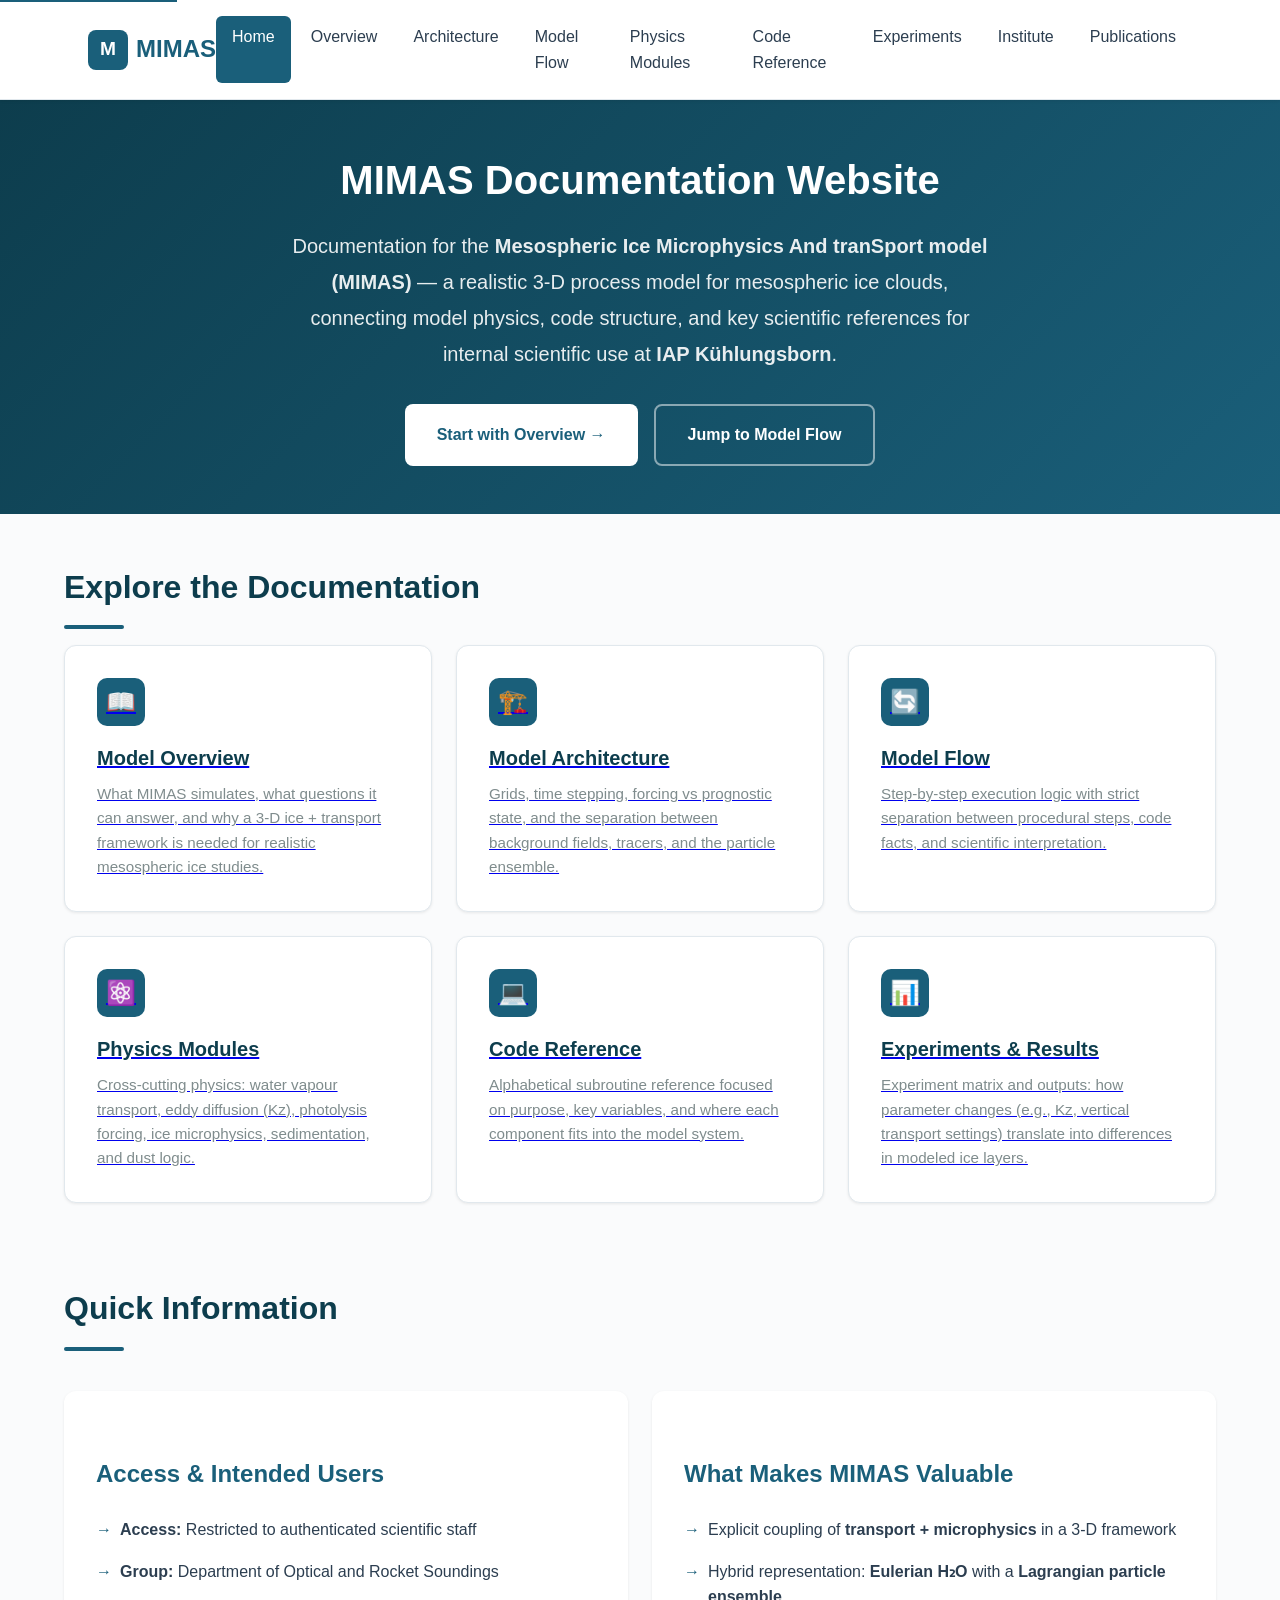
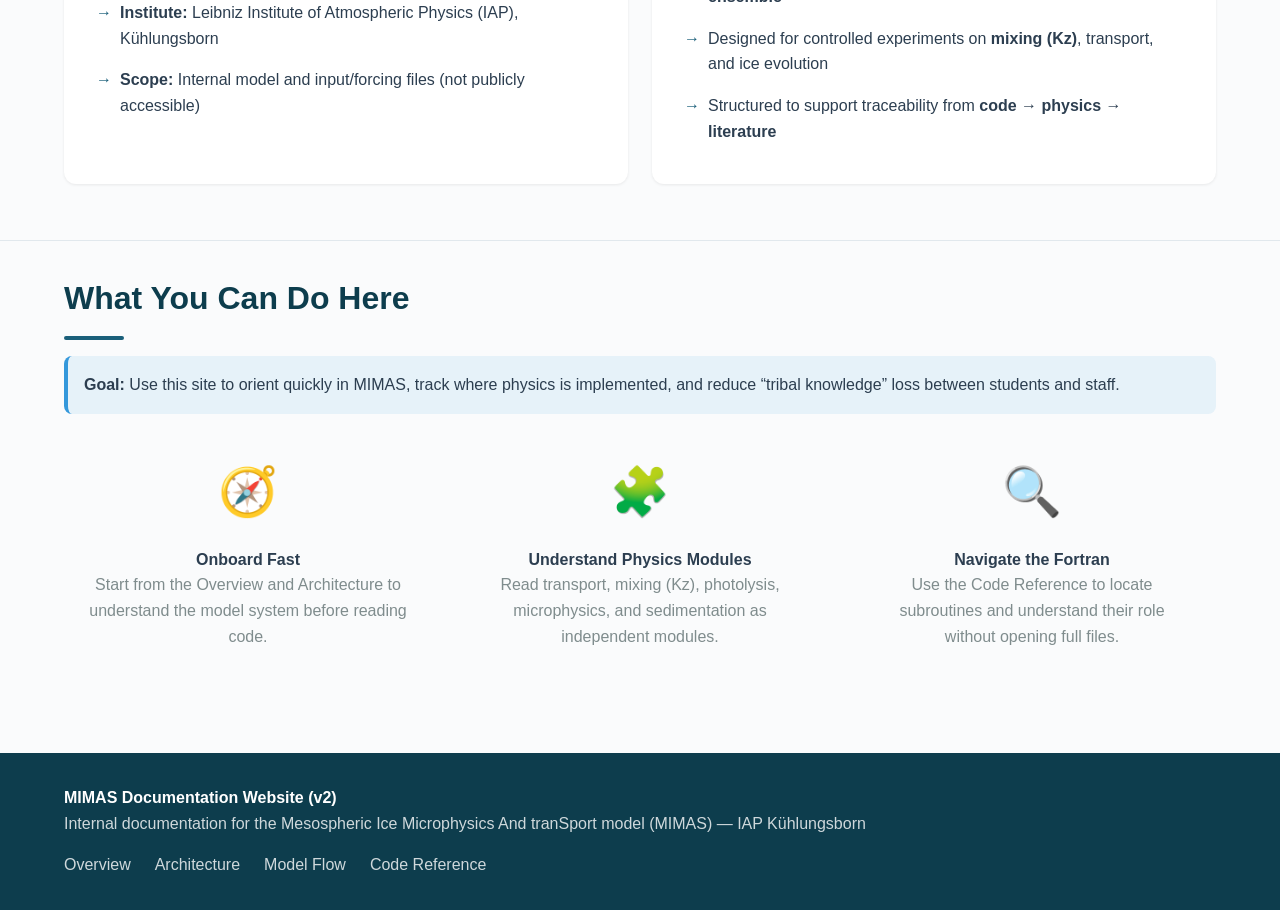
<file: index.html>
<!DOCTYPE html>
<html lang="en">
<head>
    <meta charset="UTF-8">
    <meta name="viewport" content="width=device-width, initial-scale=1.0">
    <title>MIMAS Documentation Website (v2)</title>
    <link rel="stylesheet" href="styles.css">
</head>
<body>
    <a href="#main-content" class="skip-link">Skip to main content</a>
    
    <header class="header">
        <div class="container">
            <div class="header-content">
                <a href="index.html" class="logo">
                    <div class="logo-icon">M</div>
                    <span class="logo-text">MIMAS</span>
                </a>
                
                <button class="mobile-menu-btn" aria-label="Toggle menu">
                    <span></span>
                    <span></span>
                    <span></span>
                </button>
                
                <nav class="nav-main" id="main-nav">
                    <a href="index.html" class="nav-link active">Home</a>
                    <a href="overview.html" class="nav-link">Overview</a>
                    <a href="architecture.html" class="nav-link">Architecture</a>
                    <a href="flow.html" class="nav-link">Model Flow</a>
                    <a href="modules.html" class="nav-link">Physics Modules</a>
                    <a href="code-reference.html" class="nav-link">Code Reference</a>
                    <a href="experiments.html" class="nav-link">Experiments</a>
                    <a href="institute.html" class="nav-link">Institute</a>
                    <a href="publications.html" class="nav-link">Publications</a>
                </nav>
            </div>
        </div>
    </header>
    
    <main id="main-content">
        <section class="hero">
            <div class="container">
                <h1>MIMAS Documentation Website</h1>
                <p class="hero-description">
                    Documentation for the <strong>Mesospheric Ice Microphysics And tranSport model (MIMAS)</strong> —
                    a realistic 3-D process model for mesospheric ice clouds, connecting model physics, code structure,
                    and key scientific references for internal scientific use at <strong>IAP Kühlungsborn</strong>.
                </p>
                <div class="hero-buttons">
                    <a href="overview.html" class="btn btn-primary">
                        Start with Overview →
                    </a>
                    <a href="flow.html" class="btn btn-secondary">
                        Jump to Model Flow
                    </a>
                </div>
            </div>
        </section>
        
        <section class="main-content">
            <div class="container">
                <h2 class="section-title">Explore the Documentation</h2>
                
                <div class="grid-3">
                    <a href="overview.html" class="card">
                        <div class="card-icon">📖</div>
                        <h3>Model Overview</h3>
                        <p>What MIMAS simulates, what questions it can answer, and why a 3-D ice + transport framework is needed for realistic mesospheric ice studies.</p>
                    </a>
                    
                    <a href="architecture.html" class="card">
                        <div class="card-icon">🏗️</div>
                        <h3>Model Architecture</h3>
                        <p>Grids, time stepping, forcing vs prognostic state, and the separation between background fields, tracers, and the particle ensemble.</p>
                    </a>
                    
                    <a href="flow.html" class="card">
                        <div class="card-icon">🔄</div>
                        <h3>Model Flow</h3>
                        <p>Step-by-step execution logic with strict separation between procedural steps, code facts, and scientific interpretation.</p>
                    </a>
                    
                    <a href="modules.html" class="card">
                        <div class="card-icon">⚛️</div>
                        <h3>Physics Modules</h3>
                        <p>Cross-cutting physics: water vapour transport, eddy diffusion (Kz), photolysis forcing, ice microphysics, sedimentation, and dust logic.</p>
                    </a>
                    
                    <a href="code-reference.html" class="card">
                        <div class="card-icon">💻</div>
                        <h3>Code Reference</h3>
                        <p>Alphabetical subroutine reference focused on purpose, key variables, and where each component fits into the model system.</p>
                    </a>
                    
                    <a href="experiments.html" class="card">
                        <div class="card-icon">📊</div>
                        <h3>Experiments & Results</h3>
                        <p>Experiment matrix and outputs: how parameter changes (e.g., Kz, vertical transport settings) translate into differences in modeled ice layers.</p>
                    </a>
                </div>
            </div>
        </section>
        
        <section class="content-section">
            <div class="container">
                <h2 class="section-title">Quick Information</h2>
                
                <div class="grid-2">
                    <div class="content-box">
                        <h3 class="section-subtitle">Access & Intended Users</h3>
                        <ul class="content-list">
                            <li><strong>Access:</strong> Restricted to authenticated scientific staff</li>
                            <li><strong>Group:</strong> Department of Optical and Rocket Soundings</li>
                            <li><strong>Institute:</strong> Leibniz Institute of Atmospheric Physics (IAP), Kühlungsborn</li>
                            <li><strong>Scope:</strong> Internal model and input/forcing files (not publicly accessible)</li>
                        </ul>
                    </div>
                    
                    <div class="content-box">
                        <h3 class="section-subtitle">What Makes MIMAS Valuable</h3>
                        <ul class="content-list">
                            <li>Explicit coupling of <strong>transport + microphysics</strong> in a 3-D framework</li>
                            <li>Hybrid representation: <strong>Eulerian H₂O</strong> with a <strong>Lagrangian particle ensemble</strong></li>
                            <li>Designed for controlled experiments on <strong>mixing (Kz)</strong>, transport, and ice evolution</li>
                            <li>Structured to support traceability from <strong>code → physics → literature</strong></li>
                        </ul>
                    </div>
                </div>
            </div>
        </section>
        
        <section class="content-section">
            <div class="container">
                <h2 class="section-title">What You Can Do Here</h2>
                
                <div class="alert alert-info">
                    <strong>Goal:</strong> Use this site to orient quickly in MIMAS, track where physics is implemented,
                    and reduce “tribal knowledge” loss between students and staff.
                </div>
                
                <div class="grid-3">
                    <div style="text-align: center; padding: var(--spacing-lg);">
                        <div style="font-size: 3rem; margin-bottom: var(--spacing-md);">🧭</div>
                        <h4>Onboard Fast</h4>
                        <p style="color: var(--text-light);">Start from the Overview and Architecture to understand the model system before reading code.</p>
                    </div>
                    
                    <div style="text-align: center; padding: var(--spacing-lg);">
                        <div style="font-size: 3rem; margin-bottom: var(--spacing-md);">🧩</div>
                        <h4>Understand Physics Modules</h4>
                        <p style="color: var(--text-light);">Read transport, mixing (Kz), photolysis, microphysics, and sedimentation as independent modules.</p>
                    </div>
                    
                    <div style="text-align: center; padding: var(--spacing-lg);">
                        <div style="font-size: 3rem; margin-bottom: var(--spacing-md);">🔍</div>
                        <h4>Navigate the Fortran</h4>
                        <p style="color: var(--text-light);">Use the Code Reference to locate subroutines and understand their role without opening full files.</p>
                    </div>
                </div>
            </div>
        </section>
    </main>
    
    <footer class="footer">
        <div class="container">
            <div class="footer-content">
                <div>
                    <strong>MIMAS Documentation Website (v2)</strong><br>
                    <span style="opacity: 0.8;">Internal documentation for the Mesospheric Ice Microphysics And tranSport model (MIMAS) — IAP Kühlungsborn</span>
                </div>
                <nav class="footer-links">
                    <a href="overview.html">Overview</a>
                    <a href="architecture.html">Architecture</a>
                    <a href="flow.html">Model Flow</a>
                    <a href="code-reference.html">Code Reference</a>
                </nav>
            </div>
        </div>
    </footer>
    
    <script src="script.js"></script>
</body>
</html>
</file>
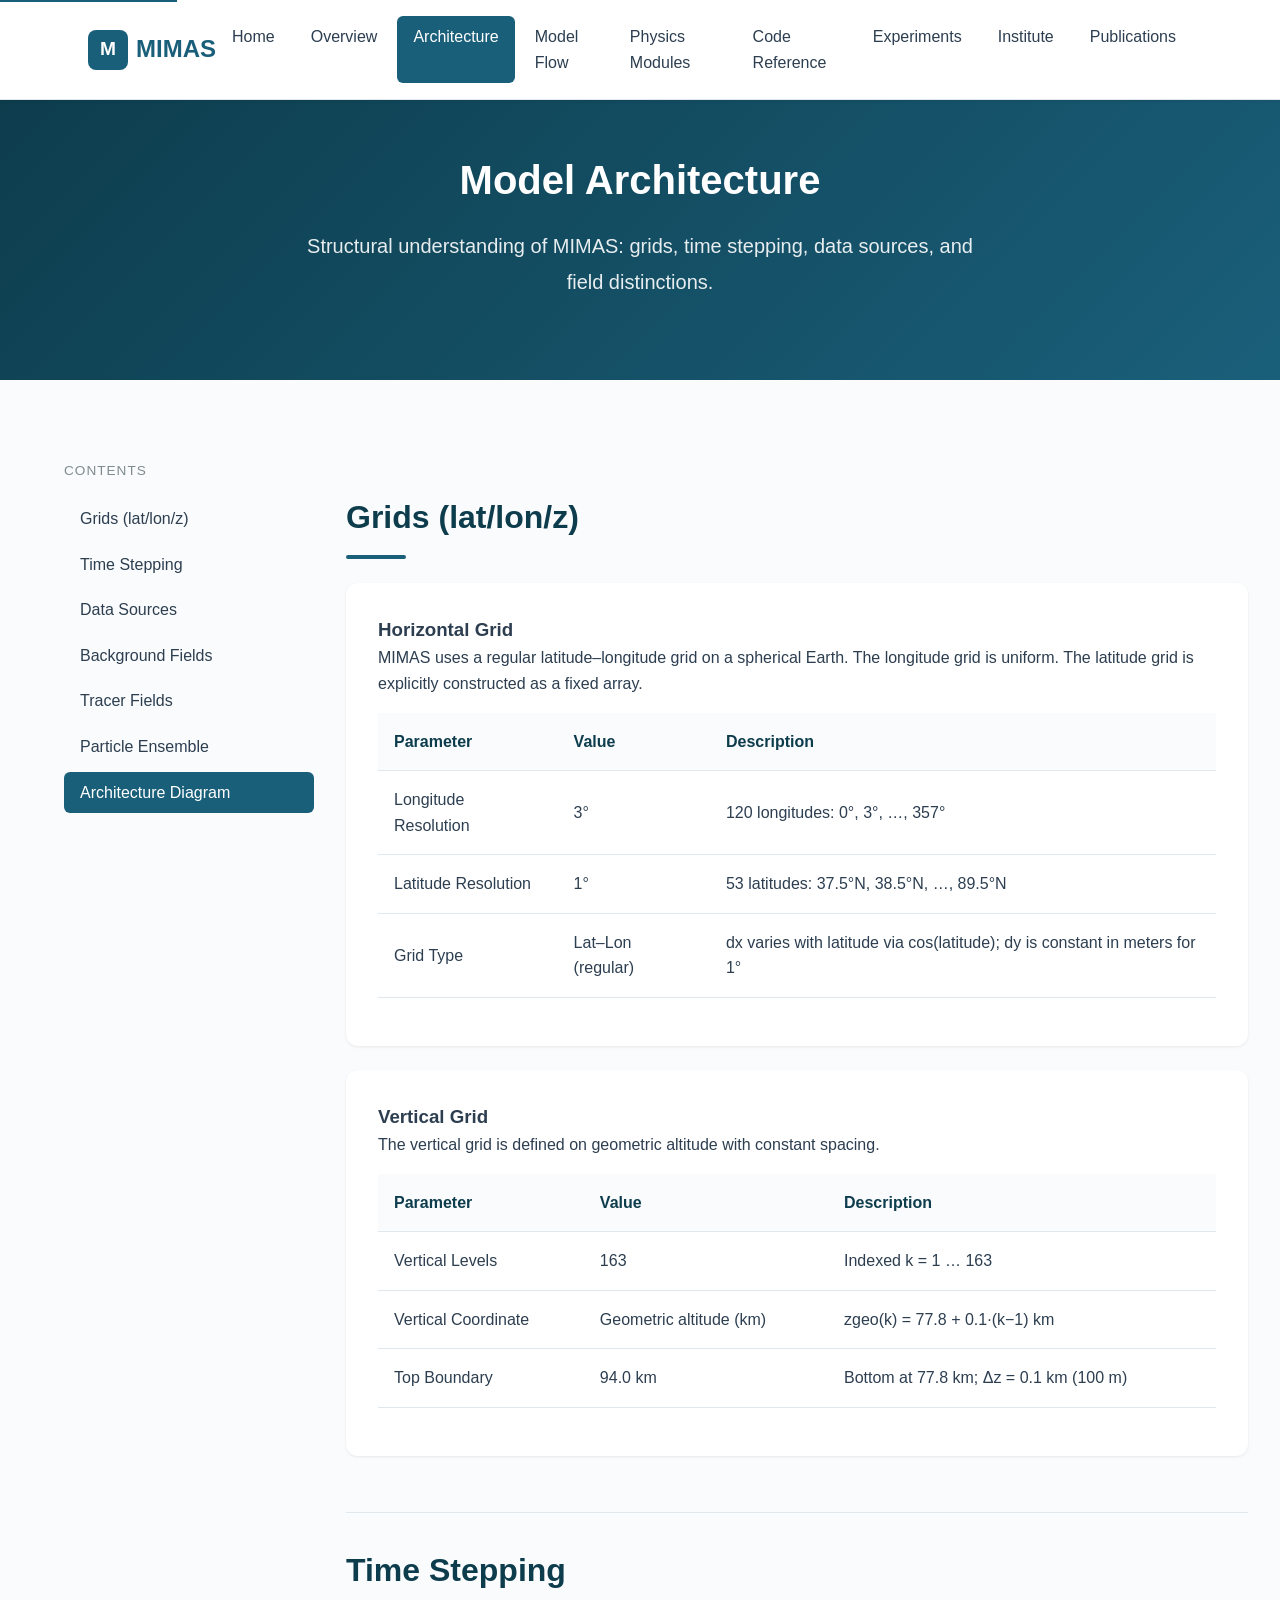
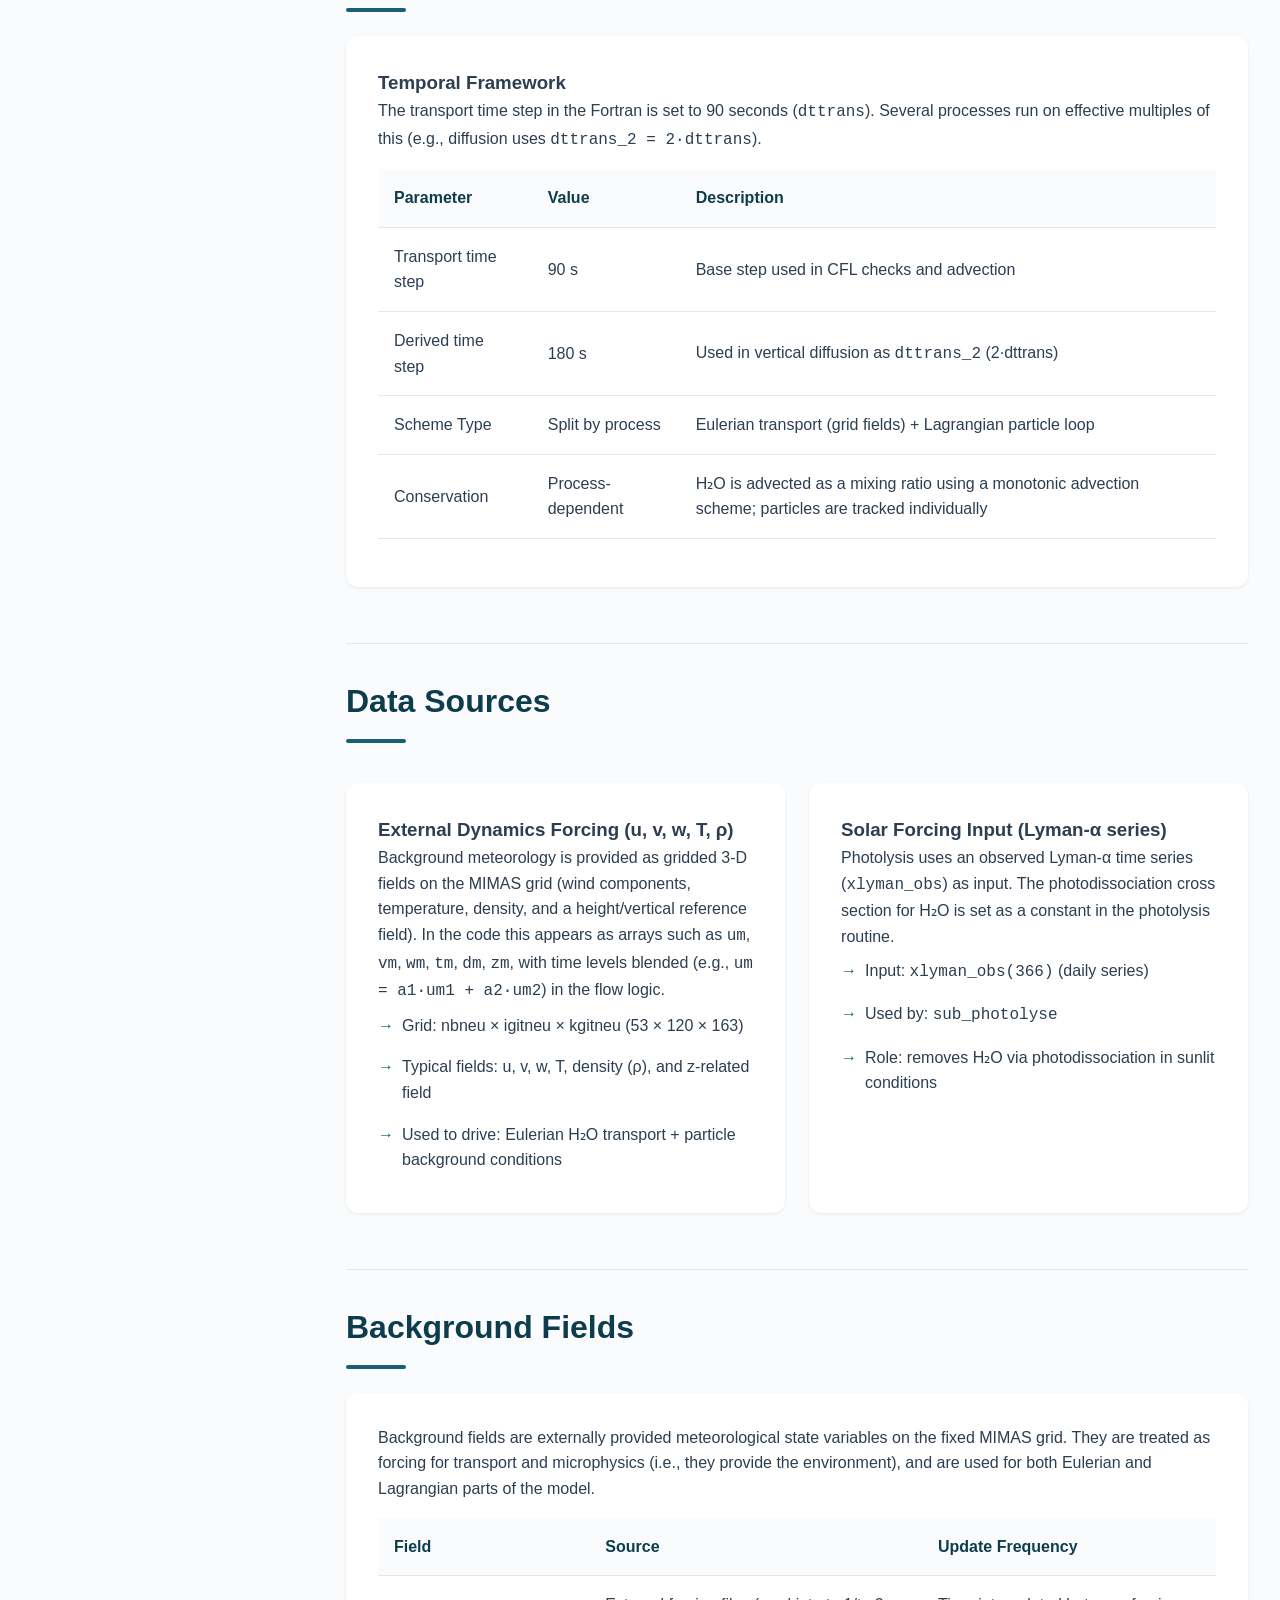
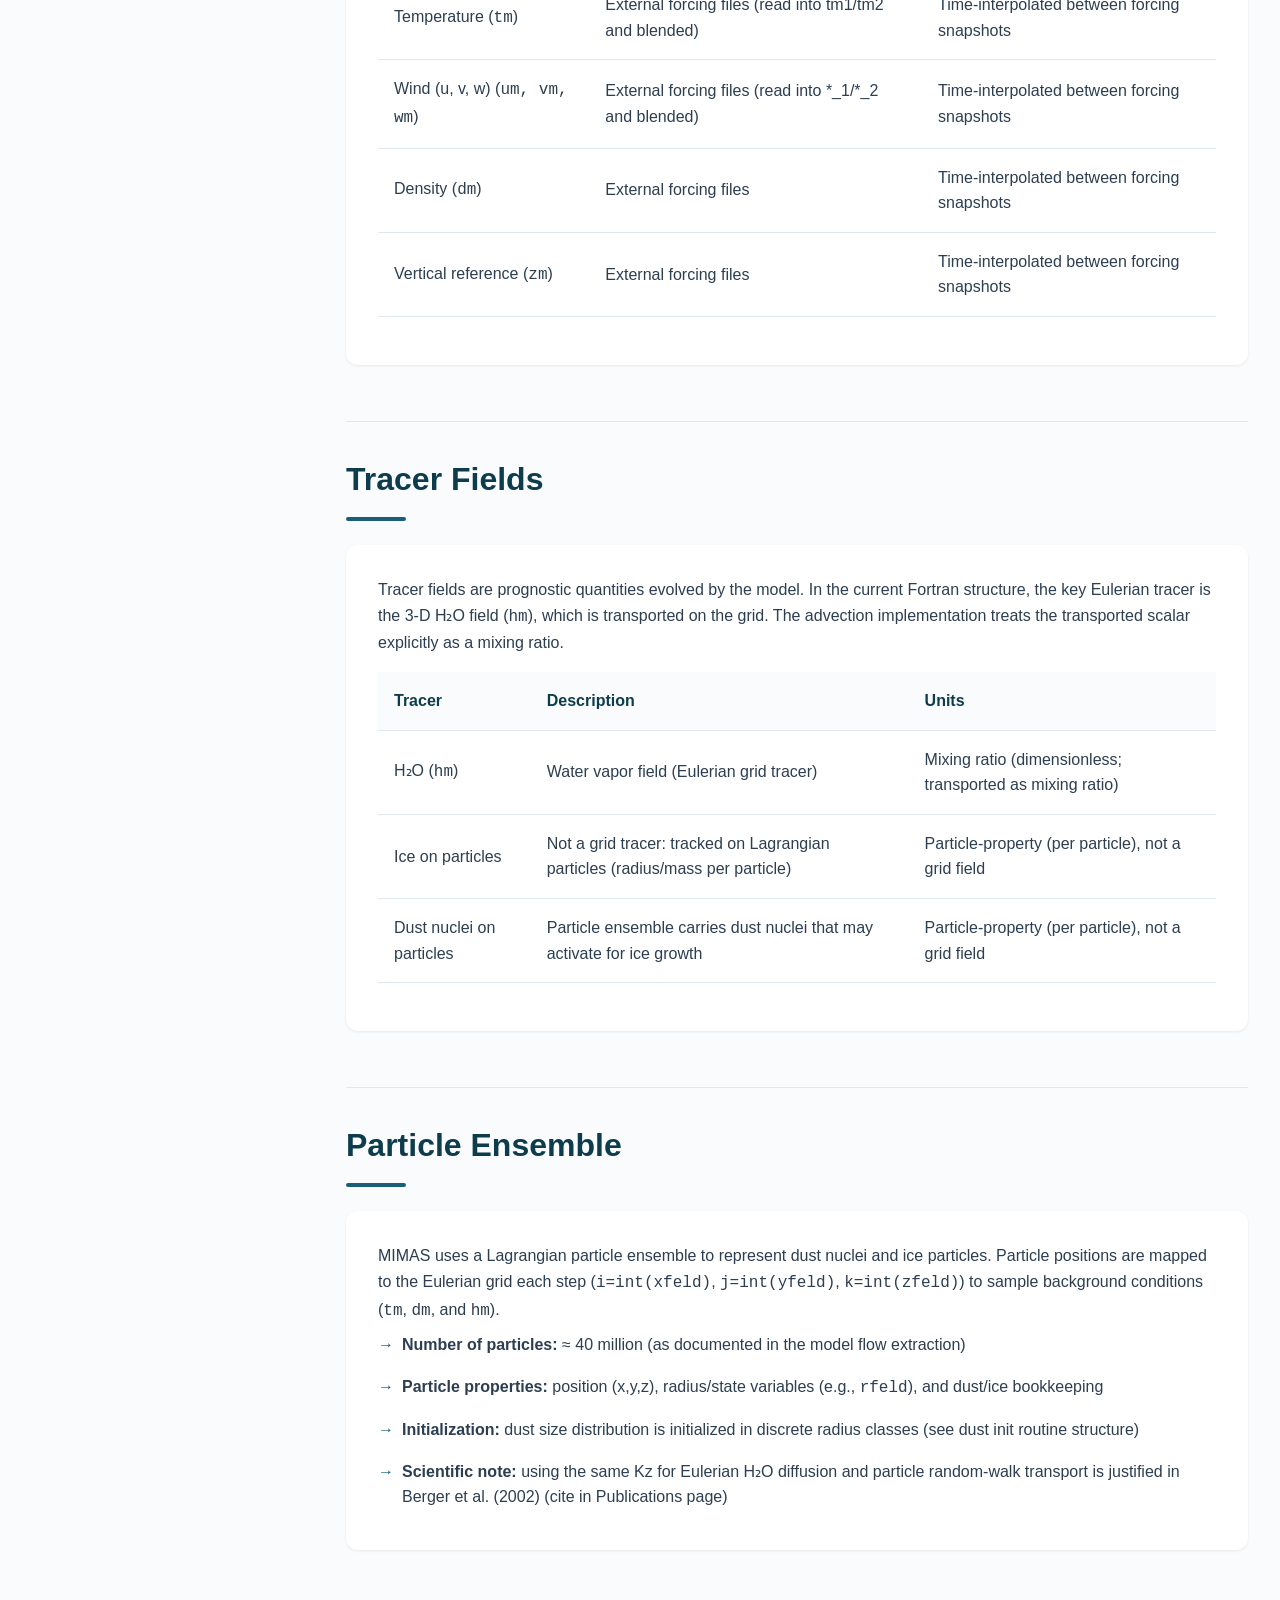
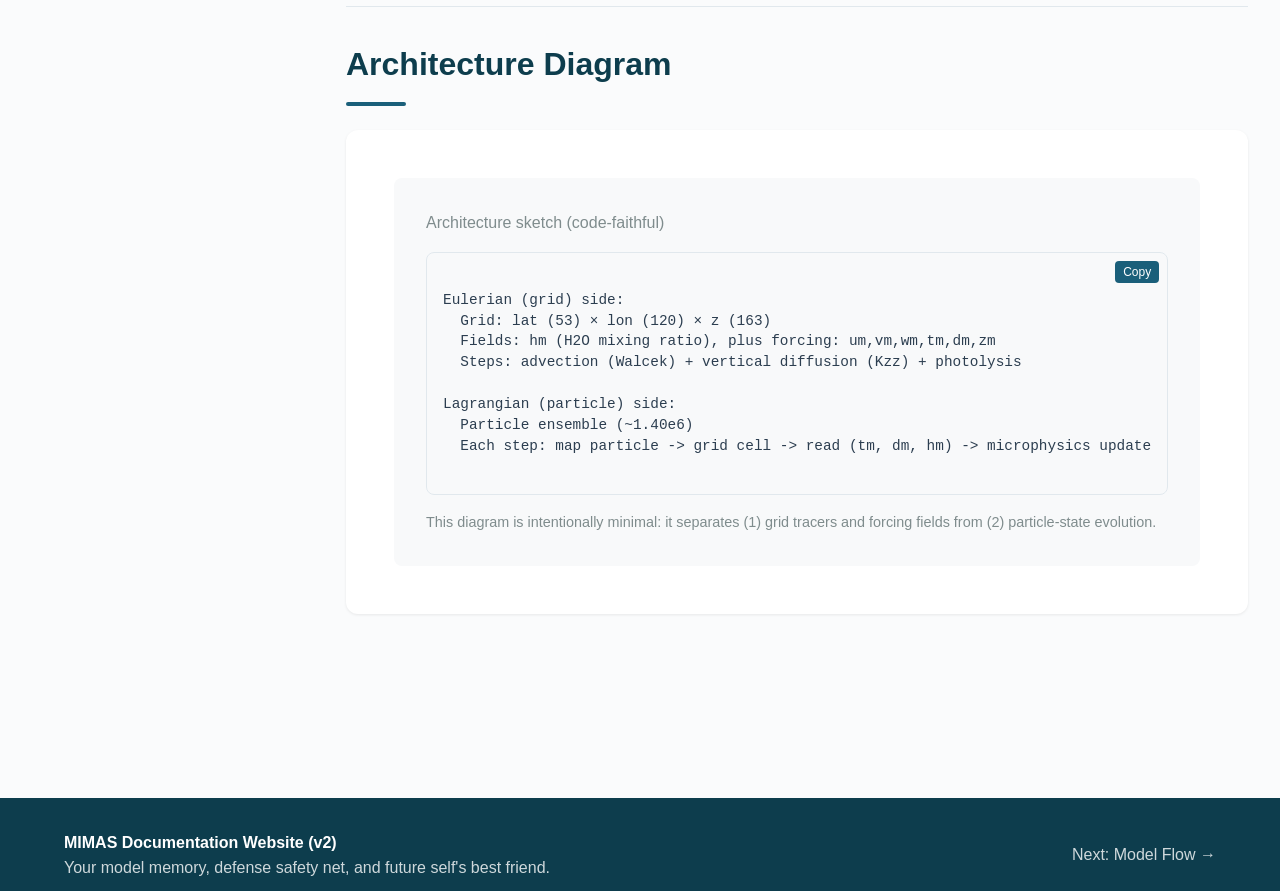
<file: architecture.html>
<!DOCTYPE html>
<html lang="en">
<head>
    <meta charset="UTF-8">
    <meta name="viewport" content="width=device-width, initial-scale=1.0">
    <title>Model Architecture - MIMAS Documentation</title>
    <link rel="stylesheet" href="styles.css">
</head>
<body>
    <a href="#main-content" class="skip-link">Skip to main content</a>

    <header class="header">
        <div class="container">
            <div class="header-content">
                <a href="index.html" class="logo">
                    <div class="logo-icon">M</div>
                    <span class="logo-text">MIMAS</span>
                </a>

                <button class="mobile-menu-btn" aria-label="Toggle menu">
                    <span></span>
                    <span></span>
                    <span></span>
                </button>

                <nav class="nav-main" id="main-nav">
                    <a href="index.html" class="nav-link">Home</a>
                    <a href="overview.html" class="nav-link">Overview</a>
                    <a href="architecture.html" class="nav-link active">Architecture</a>
                    <a href="flow.html" class="nav-link">Model Flow</a>
                    <a href="modules.html" class="nav-link">Physics Modules</a>
                    <a href="code-reference.html" class="nav-link">Code Reference</a>
                    <a href="experiments.html" class="nav-link">Experiments</a>
                    <a href="institute.html" class="nav-link">Institute</a>
                    <a href="publications.html" class="nav-link">Publications</a>
                </nav>
            </div>
        </div>
    </header>

    <main id="main-content">
        <section class="hero" style="background: linear-gradient(135deg, #0d3d4d 0%, #1a5f7a 100%);">
            <div class="container">
                <h1>Model Architecture</h1>
                <p class="hero-description">
                    Structural understanding of MIMAS: grids, time stepping, data sources, and field distinctions.
                </p>
            </div>
        </section>

        <section class="main-content">
            <div class="container">
                <div class="sidebar-layout">
                    <aside class="sidebar-nav">
                        <div class="sidebar-title">Contents</div>
                        <a href="#grids" class="sidebar-link active">Grids (lat/lon/z)</a>
                        <a href="#time-stepping" class="sidebar-link">Time Stepping</a>
                        <a href="#data-sources" class="sidebar-link">Data Sources</a>
                        <a href="#background-fields" class="sidebar-link">Background Fields</a>
                        <a href="#tracer-fields" class="sidebar-link">Tracer Fields</a>
                        <a href="#particle-ensemble" class="sidebar-link">Particle Ensemble</a>
                        <a href="#diagram" class="sidebar-link">Architecture Diagram</a>
                    </aside>

                    <div class="main-column">
                        <section id="grids" class="content-section">
                            <h2 class="section-title">Grids (lat/lon/z)</h2>

                            <div class="content-box">
                                <h3>Horizontal Grid</h3>
                                <p>
                                    MIMAS uses a regular latitude–longitude grid on a spherical Earth. The longitude grid is uniform.
                                    The latitude grid is explicitly constructed as a fixed array.
                                </p>
                                <table class="data-table">
                                    <tr>
                                        <th>Parameter</th>
                                        <th>Value</th>
                                        <th>Description</th>
                                    </tr>
                                    <tr>
                                        <td>Longitude Resolution</td>
                                        <td>3°</td>
                                        <td>120 longitudes: 0°, 3°, …, 357°</td>
                                    </tr>
                                    <tr>
                                        <td>Latitude Resolution</td>
                                        <td>1°</td>
                                        <td>53 latitudes: 37.5°N, 38.5°N, …, 89.5°N</td>
                                    </tr>
                                    <tr>
                                        <td>Grid Type</td>
                                        <td>Lat–Lon (regular)</td>
                                        <td>dx varies with latitude via cos(latitude); dy is constant in meters for 1°</td>
                                    </tr>
                                </table>
                            </div>

                            <div class="content-box">
                                <h3>Vertical Grid</h3>
                                <p>
                                    The vertical grid is defined on geometric altitude with constant spacing.
                                </p>
                                <table class="data-table">
                                    <tr>
                                        <th>Parameter</th>
                                        <th>Value</th>
                                        <th>Description</th>
                                    </tr>
                                    <tr>
                                        <td>Vertical Levels</td>
                                        <td>163</td>
                                        <td>Indexed k = 1 … 163</td>
                                    </tr>
                                    <tr>
                                        <td>Vertical Coordinate</td>
                                        <td>Geometric altitude (km)</td>
                                        <td>zgeo(k) = 77.8 + 0.1·(k−1) km</td>
                                    </tr>
                                    <tr>
                                        <td>Top Boundary</td>
                                        <td>94.0 km</td>
                                        <td>Bottom at 77.8 km; Δz = 0.1 km (100 m)</td>
                                    </tr>
                                </table>
                            </div>
                        </section>

                        <section id="time-stepping" class="content-section">
                            <h2 class="section-title">Time Stepping</h2>

                            <div class="content-box">
                                <h3>Temporal Framework</h3>
                                <p>
                                    The transport time step in the Fortran is set to 90 seconds (<code>dttrans</code>).
                                    Several processes run on effective multiples of this (e.g., diffusion uses <code>dttrans_2 = 2·dttrans</code>).
                                </p>
                                <table class="data-table">
                                    <tr>
                                        <th>Parameter</th>
                                        <th>Value</th>
                                        <th>Description</th>
                                    </tr>
                                    <tr>
                                        <td>Transport time step</td>
                                        <td>90 s</td>
                                        <td>Base step used in CFL checks and advection</td>
                                    </tr>
                                    <tr>
                                        <td>Derived time step</td>
                                        <td>180 s</td>
                                        <td>Used in vertical diffusion as <code>dttrans_2</code> (2·dttrans)</td>
                                    </tr>
                                    <tr>
                                        <td>Scheme Type</td>
                                        <td>Split by process</td>
                                        <td>Eulerian transport (grid fields) + Lagrangian particle loop</td>
                                    </tr>
                                    <tr>
                                        <td>Conservation</td>
                                        <td>Process-dependent</td>
                                        <td>H₂O is advected as a mixing ratio using a monotonic advection scheme; particles are tracked individually</td>
                                    </tr>
                                </table>
                            </div>
                        </section>

                        <section id="data-sources" class="content-section">
                            <h2 class="section-title">Data Sources</h2>

                            <div class="grid-2">
                                <div class="content-box">
                                    <h3>External Dynamics Forcing (u, v, w, T, ρ)</h3>
                                    <p>
                                        Background meteorology is provided as gridded 3-D fields on the MIMAS grid
                                        (wind components, temperature, density, and a height/vertical reference field).
                                        In the code this appears as arrays such as <code>um</code>, <code>vm</code>, <code>wm</code>, <code>tm</code>, <code>dm</code>, <code>zm</code>,
                                        with time levels blended (e.g., <code>um = a1·um1 + a2·um2</code>) in the flow logic.
                                    </p>
                                    <ul class="content-list">
                                        <li>Grid: nbneu × igitneu × kgitneu (53 × 120 × 163)</li>
                                        <li>Typical fields: u, v, w, T, density (ρ), and z-related field</li>
                                        <li>Used to drive: Eulerian H₂O transport + particle background conditions</li>
                                    </ul>
                                </div>

                                <div class="content-box">
                                    <h3>Solar Forcing Input (Lyman-α series)</h3>
                                    <p>
                                        Photolysis uses an observed Lyman-α time series (<code>xlyman_obs</code>) as input.
                                        The photodissociation cross section for H₂O is set as a constant in the photolysis routine.
                                    </p>
                                    <ul class="content-list">
                                        <li>Input: <code>xlyman_obs(366)</code> (daily series)</li>
                                        <li>Used by: <code>sub_photolyse</code></li>
                                        <li>Role: removes H₂O via photodissociation in sunlit conditions</li>
                                    </ul>
                                </div>
                            </div>
                        </section>

                        <section id="background-fields" class="content-section">
                            <h2 class="section-title">Background Fields</h2>

                            <div class="content-box">
                                <p>
                                    Background fields are externally provided meteorological state variables on the fixed MIMAS grid.
                                    They are treated as forcing for transport and microphysics (i.e., they provide the environment),
                                    and are used for both Eulerian and Lagrangian parts of the model.
                                </p>

                                <table class="data-table">
                                    <tr>
                                        <th>Field</th>
                                        <th>Source</th>
                                        <th>Update Frequency</th>
                                    </tr>
                                    <tr>
                                        <td>Temperature (<code>tm</code>)</td>
                                        <td>External forcing files (read into tm1/tm2 and blended)</td>
                                        <td>Time-interpolated between forcing snapshots</td>
                                    </tr>
                                    <tr>
                                        <td>Wind (u, v, w) (<code>um, vm, wm</code>)</td>
                                        <td>External forcing files (read into *_1/*_2 and blended)</td>
                                        <td>Time-interpolated between forcing snapshots</td>
                                    </tr>
                                    <tr>
                                        <td>Density (<code>dm</code>)</td>
                                        <td>External forcing files</td>
                                        <td>Time-interpolated between forcing snapshots</td>
                                    </tr>
                                    <tr>
                                        <td>Vertical reference (<code>zm</code>)</td>
                                        <td>External forcing files</td>
                                        <td>Time-interpolated between forcing snapshots</td>
                                    </tr>
                                </table>
                            </div>
                        </section>

                        <section id="tracer-fields" class="content-section">
                            <h2 class="section-title">Tracer Fields</h2>

                            <div class="content-box">
                                <p>
                                    Tracer fields are prognostic quantities evolved by the model. In the current Fortran structure,
                                    the key Eulerian tracer is the 3-D H₂O field (<code>hm</code>), which is transported on the grid.
                                    The advection implementation treats the transported scalar explicitly as a mixing ratio.
                                </p>

                                <table class="data-table">
                                    <tr>
                                        <th>Tracer</th>
                                        <th>Description</th>
                                        <th>Units</th>
                                    </tr>
                                    <tr>
                                        <td>H₂O (<code>hm</code>)</td>
                                        <td>Water vapor field (Eulerian grid tracer)</td>
                                        <td>Mixing ratio (dimensionless; transported as mixing ratio)</td>
                                    </tr>
                                    <tr>
                                        <td>Ice on particles</td>
                                        <td>Not a grid tracer: tracked on Lagrangian particles (radius/mass per particle)</td>
                                        <td>Particle-property (per particle), not a grid field</td>
                                    </tr>
                                    <tr>
                                        <td>Dust nuclei on particles</td>
                                        <td>Particle ensemble carries dust nuclei that may activate for ice growth</td>
                                        <td>Particle-property (per particle), not a grid field</td>
                                    </tr>
                                </table>
                            </div>
                        </section>

                        <section id="particle-ensemble" class="content-section">
                            <h2 class="section-title">Particle Ensemble</h2>

                            <div class="content-box">
                                <p>
                                    MIMAS uses a Lagrangian particle ensemble to represent dust nuclei and ice particles.
                                    Particle positions are mapped to the Eulerian grid each step (<code>i=int(xfeld)</code>, <code>j=int(yfeld)</code>, <code>k=int(zfeld)</code>)
                                    to sample background conditions (<code>tm</code>, <code>dm</code>, and <code>hm</code>).
                                </p>
                                <ul class="content-list">
                                    <li><strong>Number of particles:</strong> ≈ 40 million (as documented in the model flow extraction)</li>
                                    <li><strong>Particle properties:</strong> position (x,y,z), radius/state variables (e.g., <code>rfeld</code>), and dust/ice bookkeeping</li>
                                    <li><strong>Initialization:</strong> dust size distribution is initialized in discrete radius classes (see dust init routine structure)</li>
                                    <li><strong>Scientific note:</strong> using the same Kz for Eulerian H₂O diffusion and particle random-walk transport is justified in Berger et al. (2002) (cite in Publications page)</li>
                                </ul>
                            </div>
                        </section>

                        <section id="diagram" class="content-section">
                            <h2 class="section-title">Architecture Diagram</h2>

                            <div class="content-box" style="text-align: center; padding: var(--spacing-xxl);">
                                <div style="background: var(--code-bg); padding: var(--spacing-xl); border-radius: 8px; display: inline-block; max-width: 900px; text-align: left;">
                                    <p style="color: var(--text-light); margin-bottom: var(--spacing-md);">
                                        Architecture sketch (code-faithful)
                                    </p>
                                    <div class="code-block" style="margin: 0;">
                                        <code>
Eulerian (grid) side:
  Grid: lat (53) × lon (120) × z (163)
  Fields: hm (H2O mixing ratio), plus forcing: um,vm,wm,tm,dm,zm
  Steps: advection (Walcek) + vertical diffusion (Kzz) + photolysis

Lagrangian (particle) side:
  Particle ensemble (~1.40e6)
  Each step: map particle -> grid cell -> read (tm, dm, hm) -> microphysics update
                                        </code>
                                    </div>
                                    <p style="font-size: 0.9rem; color: var(--text-light); margin-top: var(--spacing-md);">
                                        This diagram is intentionally minimal: it separates (1) grid tracers and forcing fields from (2) particle-state evolution.
                                    </p>
                                </div>
                            </div>
                        </section>
                    </div>
                </div>
            </div>
        </section>
    </main>

    <footer class="footer">
        <div class="container">
            <div class="footer-content">
                <div>
                    <strong>MIMAS Documentation Website (v2)</strong><br>
                    <span style="opacity: 0.8;">Your model memory, defense safety net, and future self's best friend.</span>
                </div>
                <nav class="footer-links">
                    <a href="flow.html">Next: Model Flow →</a>
                </nav>
            </div>
        </div>
    </footer>

    <script src="script.js"></script>
</body>
</html>
</file>
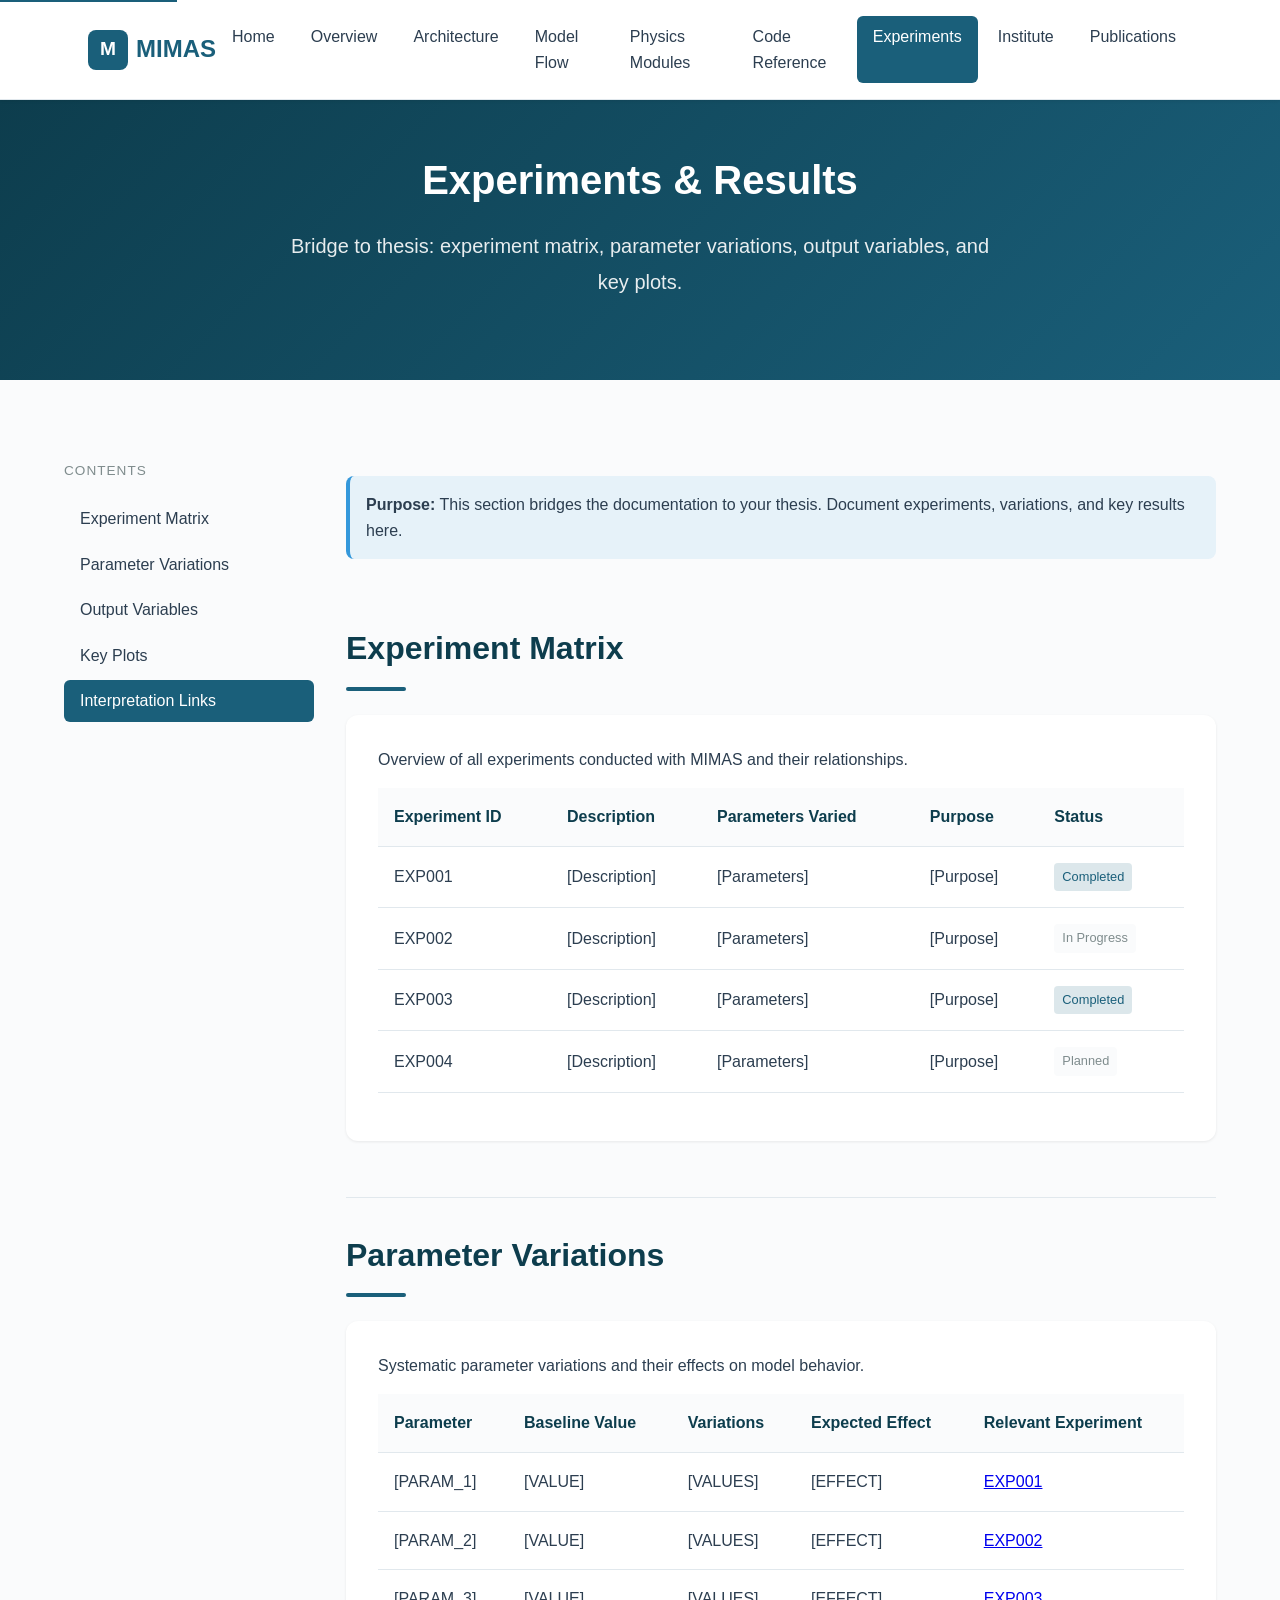
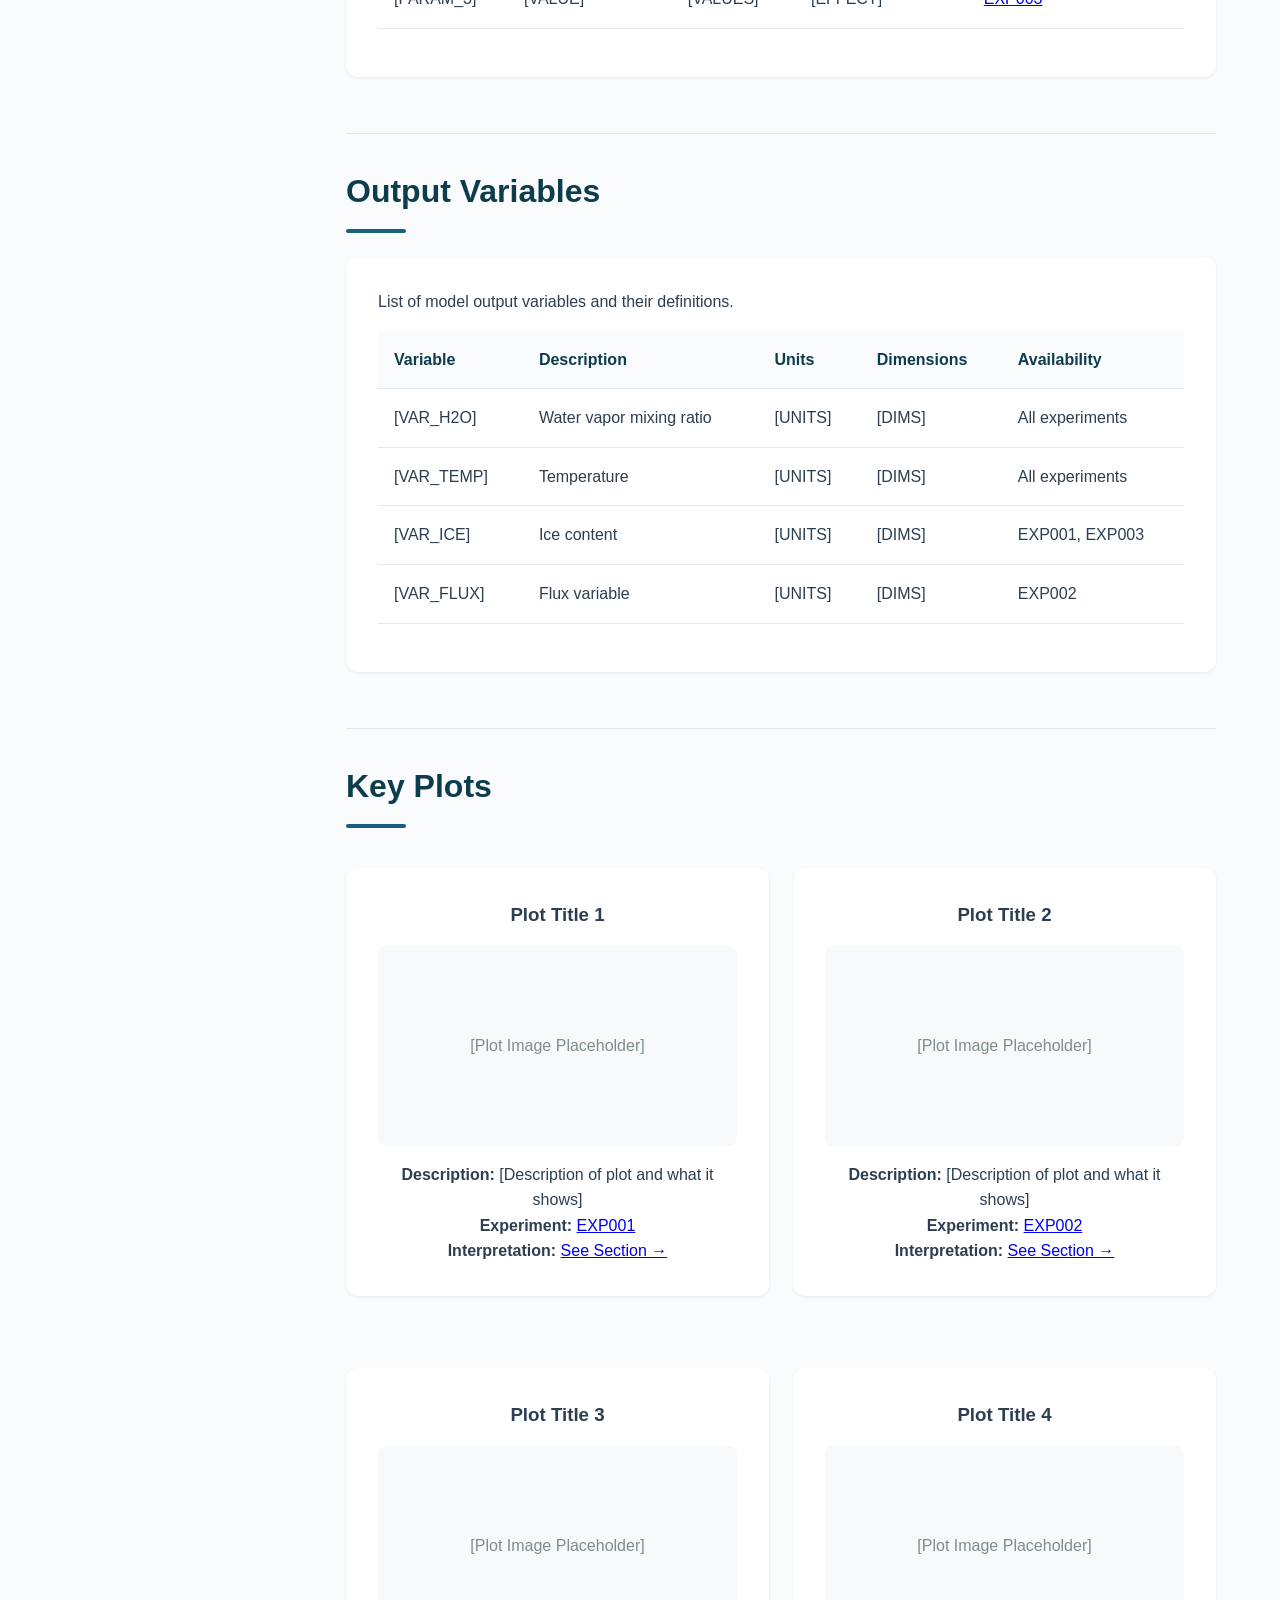
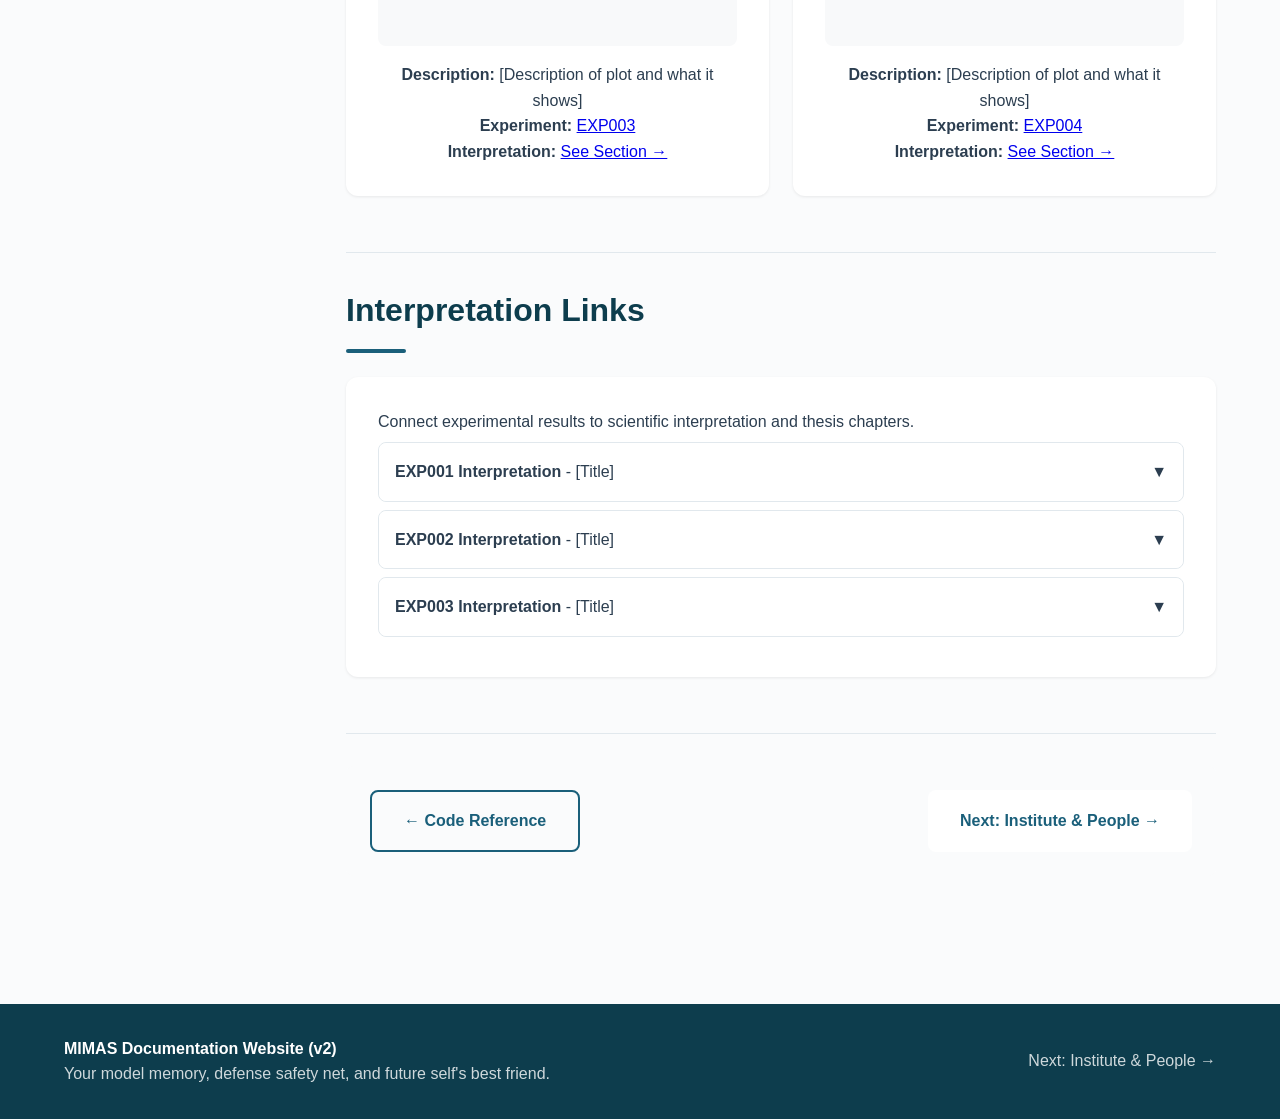
<file: experiments.html>
<!DOCTYPE html>
<html lang="en">
<head>
    <meta charset="UTF-8">
    <meta name="viewport" content="width=device-width, initial-scale=1.0">
    <title>Experiments & Results - MIMAS Documentation</title>
    <link rel="stylesheet" href="styles.css">
</head>
<body>
    <a href="#main-content" class="skip-link">Skip to main content</a>
    
    <header class="header">
        <div class="container">
            <div class="header-content">
                <a href="index.html" class="logo">
                    <div class="logo-icon">M</div>
                    <span class="logo-text">MIMAS</span>
                </a>
                
                <button class="mobile-menu-btn" aria-label="Toggle menu">
                    <span></span>
                    <span></span>
                    <span></span>
                </button>
                
                <nav class="nav-main" id="main-nav">
                    <a href="index.html" class="nav-link">Home</a>
                    <a href="overview.html" class="nav-link">Overview</a>
                    <a href="architecture.html" class="nav-link">Architecture</a>
                    <a href="flow.html" class="nav-link">Model Flow</a>
                    <a href="modules.html" class="nav-link">Physics Modules</a>
                    <a href="code-reference.html" class="nav-link">Code Reference</a>
                    <a href="experiments.html" class="nav-link active">Experiments</a>
                    <a href="institute.html" class="nav-link">Institute</a>
                    <a href="publications.html" class="nav-link">Publications</a>
                </nav>
            </div>
        </div>
    </header>
    
    <main id="main-content">
        <section class="hero" style="background: linear-gradient(135deg, #0d3d4d 0%, #1a5f7a 100%);">
            <div class="container">
                <h1>Experiments & Results</h1>
                <p class="hero-description">
                    Bridge to thesis: experiment matrix, parameter variations, output variables, and key plots.
                </p>
            </div>
        </section>
        
        <section class="main-content">
            <div class="container">
                <div class="sidebar-layout">
                    <aside class="sidebar-nav">
                        <div class="sidebar-title">Contents</div>
                        <a href="#experiment-matrix" class="sidebar-link active">Experiment Matrix</a>
                        <a href="#parameter-variations" class="sidebar-link">Parameter Variations</a>
                        <a href="#output-variables" class="sidebar-link">Output Variables</a>
                        <a href="#key-plots" class="sidebar-link">Key Plots</a>
                        <a href="#interpretation" class="sidebar-link">Interpretation Links</a>
                    </aside>
                    
                    <div class="main-column">
                        <div class="alert alert-info" style="margin-bottom: var(--spacing-xl);">
                            <strong>Purpose:</strong> This section bridges the documentation to your thesis. 
                            Document experiments, variations, and key results here.
                        </div>
                        
                        <!-- Experiment Matrix -->
                        <section id="experiment-matrix" class="content-section">
                            <h2 class="section-title">Experiment Matrix</h2>
                            
                            <div class="content-box">
                                <p>
                                    Overview of all experiments conducted with MIMAS and their relationships.
                                </p>
                                
                                <table class="data-table">
                                    <thead>
                                        <tr>
                                            <th>Experiment ID</th>
                                            <th>Description</th>
                                            <th>Parameters Varied</th>
                                            <th>Purpose</th>
                                            <th>Status</th>
                                        </tr>
                                    </thead>
                                    <tbody>
                                        <tr>
                                            <td>EXP001</td>
                                            <td>[Description]</td>
                                            <td>[Parameters]</td>
                                            <td>[Purpose]</td>
                                            <td><span class="tag primary">Completed</span></td>
                                        </tr>
                                        <tr>
                                            <td>EXP002</td>
                                            <td>[Description]</td>
                                            <td>[Parameters]</td>
                                            <td>[Purpose]</td>
                                            <td><span class="tag">In Progress</span></td>
                                        </tr>
                                        <tr>
                                            <td>EXP003</td>
                                            <td>[Description]</td>
                                            <td>[Parameters]</td>
                                            <td>[Purpose]</td>
                                            <td><span class="tag primary">Completed</span></td>
                                        </tr>
                                        <tr>
                                            <td>EXP004</td>
                                            <td>[Description]</td>
                                            <td>[Parameters]</td>
                                            <td>[Purpose]</td>
                                            <td><span class="tag">Planned</span></td>
                                        </tr>
                                    </tbody>
                                </table>
                            </div>
                        </section>
                        
                        <!-- Parameter Variations -->
                        <section id="parameter-variations" class="content-section">
                            <h2 class="section-title">Parameter Variations</h2>
                            
                            <div class="content-box">
                                <p>
                                    Systematic parameter variations and their effects on model behavior.
                                </p>
                                
                                <table class="data-table">
                                    <thead>
                                        <tr>
                                            <th>Parameter</th>
                                            <th>Baseline Value</th>
                                            <th>Variations</th>
                                            <th>Expected Effect</th>
                                            <th>Relevant Experiment</th>
                                        </tr>
                                    </thead>
                                    <tbody>
                                        <tr>
                                            <td>[PARAM_1]</td>
                                            <td>[VALUE]</td>
                                            <td>[VALUES]</td>
                                            <td>[EFFECT]</td>
                                            <td><a href="#experiment-matrix">EXP001</a></td>
                                        </tr>
                                        <tr>
                                            <td>[PARAM_2]</td>
                                            <td>[VALUE]</td>
                                            <td>[VALUES]</td>
                                            <td>[EFFECT]</td>
                                            <td><a href="#experiment-matrix">EXP002</a></td>
                                        </tr>
                                        <tr>
                                            <td>[PARAM_3]</td>
                                            <td>[VALUE]</td>
                                            <td>[VALUES]</td>
                                            <td>[EFFECT]</td>
                                            <td><a href="#experiment-matrix">EXP003</a></td>
                                        </tr>
                                    </tbody>
                                </table>
                            </div>
                        </section>
                        
                        <!-- Output Variables -->
                        <section id="output-variables" class="content-section">
                            <h2 class="section-title">Output Variables</h2>
                            
                            <div class="content-box">
                                <p>
                                    List of model output variables and their definitions.
                                </p>
                                
                                <table class="data-table">
                                    <thead>
                                        <tr>
                                            <th>Variable</th>
                                            <th>Description</th>
                                            <th>Units</th>
                                            <th>Dimensions</th>
                                            <th>Availability</th>
                                        </tr>
                                    </thead>
                                    <tbody>
                                        <tr>
                                            <td>[VAR_H2O]</td>
                                            <td>Water vapor mixing ratio</td>
                                            <td>[UNITS]</td>
                                            <td>[DIMS]</td>
                                            <td>All experiments</td>
                                        </tr>
                                        <tr>
                                            <td>[VAR_TEMP]</td>
                                            <td>Temperature</td>
                                            <td>[UNITS]</td>
                                            <td>[DIMS]</td>
                                            <td>All experiments</td>
                                        </tr>
                                        <tr>
                                            <td>[VAR_ICE]</td>
                                            <td>Ice content</td>
                                            <td>[UNITS]</td>
                                            <td>[DIMS]</td>
                                            <td>EXP001, EXP003</td>
                                        </tr>
                                        <tr>
                                            <td>[VAR_FLUX]</td>
                                            <td>Flux variable</td>
                                            <td>[UNITS]</td>
                                            <td>[DIMS]</td>
                                            <td>EXP002</td>
                                        </tr>
                                    </tbody>
                                </table>
                            </div>
                        </section>
                        
                        <!-- Key Plots -->
                        <section id="key-plots" class="content-section">
                            <h2 class="section-title">Key Plots</h2>
                            
                            <div class="grid-2">
                                <div class="content-box" style="text-align: center;">
                                    <h3>Plot Title 1</h3>
                                    <div style="background: var(--code-bg); padding: var(--spacing-xl); border-radius: 8px; margin: var(--spacing-md) 0; min-height: 200px; display: flex; align-items: center; justify-content: center;">
                                        <p style="color: var(--text-light);">
                                            [Plot Image Placeholder]
                                        </p>
                                    </div>
                                    <p><strong>Description:</strong> [Description of plot and what it shows]</p>
                                    <p><strong>Experiment:</strong> <a href="#experiment-matrix">EXP001</a></p>
                                    <p><strong>Interpretation:</strong> <a href="#interpretation">See Section →</a></p>
                                </div>
                                
                                <div class="content-box" style="text-align: center;">
                                    <h3>Plot Title 2</h3>
                                    <div style="background: var(--code-bg); padding: var(--spacing-xl); border-radius: 8px; margin: var(--spacing-md) 0; min-height: 200px; display: flex; align-items: center; justify-content: center;">
                                        <p style="color: var(--text-light);">
                                            [Plot Image Placeholder]
                                        </p>
                                    </div>
                                    <p><strong>Description:</strong> [Description of plot and what it shows]</p>
                                    <p><strong>Experiment:</strong> <a href="#experiment-matrix">EXP002</a></p>
                                    <p><strong>Interpretation:</strong> <a href="#interpretation">See Section →</a></p>
                                </div>
                                
                                <div class="content-box" style="text-align: center;">
                                    <h3>Plot Title 3</h3>
                                    <div style="background: var(--code-bg); padding: var(--spacing-xl); border-radius: 8px; margin: var(--spacing-md) 0; min-height: 200px; display: flex; align-items: center; justify-content: center;">
                                        <p style="color: var(--text-light);">
                                            [Plot Image Placeholder]
                                        </p>
                                    </div>
                                    <p><strong>Description:</strong> [Description of plot and what it shows]</p>
                                    <p><strong>Experiment:</strong> <a href="#experiment-matrix">EXP003</a></p>
                                    <p><strong>Interpretation:</strong> <a href="#interpretation">See Section →</a></p>
                                </div>
                                
                                <div class="content-box" style="text-align: center;">
                                    <h3>Plot Title 4</h3>
                                    <div style="background: var(--code-bg); padding: var(--spacing-xl); border-radius: 8px; margin: var(--spacing-md) 0; min-height: 200px; display: flex; align-items: center; justify-content: center;">
                                        <p style="color: var(--text-light);">
                                            [Plot Image Placeholder]
                                        </p>
                                    </div>
                                    <p><strong>Description:</strong> [Description of plot and what it shows]</p>
                                    <p><strong>Experiment:</strong> <a href="#experiment-matrix">EXP004</a></p>
                                    <p><strong>Interpretation:</strong> <a href="#interpretation">See Section →</a></p>
                                </div>
                            </div>
                        </section>
                        
                        <!-- Interpretation Links -->
                        <section id="interpretation" class="content-section">
                            <h2 class="section-title">Interpretation Links</h2>
                            
                            <div class="content-box">
                                <p>
                                    Connect experimental results to scientific interpretation and thesis chapters.
                                </p>
                                
                                <div class="accordion-item">
                                    <div class="accordion-header">
                                        <span><strong>EXP001 Interpretation</strong> - [Title]</span>
                                        <span>▼</span>
                                    </div>
                                    <div class="accordion-content">
                                        <p>
                                            [Scientific interpretation of EXP001 results and their significance]
                                        </p>
                                        <p style="margin-top: var(--spacing-md);">
                                            <strong>Thesis Chapter:</strong> <a href="#">[Chapter X: Title]</a>
                                        </p>
                                    </div>
                                </div>
                                
                                <div class="accordion-item">
                                    <div class="accordion-header">
                                        <span><strong>EXP002 Interpretation</strong> - [Title]</span>
                                        <span>▼</span>
                                    </div>
                                    <div class="accordion-content">
                                        <p>
                                            [Scientific interpretation of EXP002 results and their significance]
                                        </p>
                                        <p style="margin-top: var(--spacing-md);">
                                            <strong>Thesis Chapter:</strong> <a href="#">[Chapter Y: Title]</a>
                                        </p>
                                    </div>
                                </div>
                                
                                <div class="accordion-item">
                                    <div class="accordion-header">
                                        <span><strong>EXP003 Interpretation</strong> - [Title]</span>
                                        <span>▼</span>
                                    </div>
                                    <div class="accordion-content">
                                        <p>
                                            [Scientific interpretation of EXP003 results and their significance]
                                        </p>
                                        <p style="margin-top: var(--spacing-md);">
                                            <strong>Thesis Chapter:</strong> <a href="#">[Chapter Z: Title]</a>
                                        </p>
                                    </div>
                                </div>
                            </div>
                        </section>
                        
                        <!-- Navigation -->
                        <div style="display: flex; justify-content: space-between; margin-top: var(--spacing-xl); padding: var(--spacing-lg); background: var(--bg-color); border-radius: 8px;">
                            <a href="code-reference.html" class="btn btn-outline">← Code Reference</a>
                            <a href="institute.html" class="btn btn-primary">Next: Institute & People →</a>
                        </div>
                    </div>
                </div>
            </div>
        </section>
    </main>
    
    <footer class="footer">
        <div class="container">
            <div class="footer-content">
                <div>
                    <strong>MIMAS Documentation Website (v2)</strong><br>
                    <span style="opacity: 0.8;">Your model memory, defense safety net, and future self's best friend.</span>
                </div>
                <nav class="footer-links">
                    <a href="institute.html">Next: Institute & People →</a>
                </nav>
            </div>
        </div>
    </footer>
    
    <script src="script.js"></script>
</body>
</html>
</file>
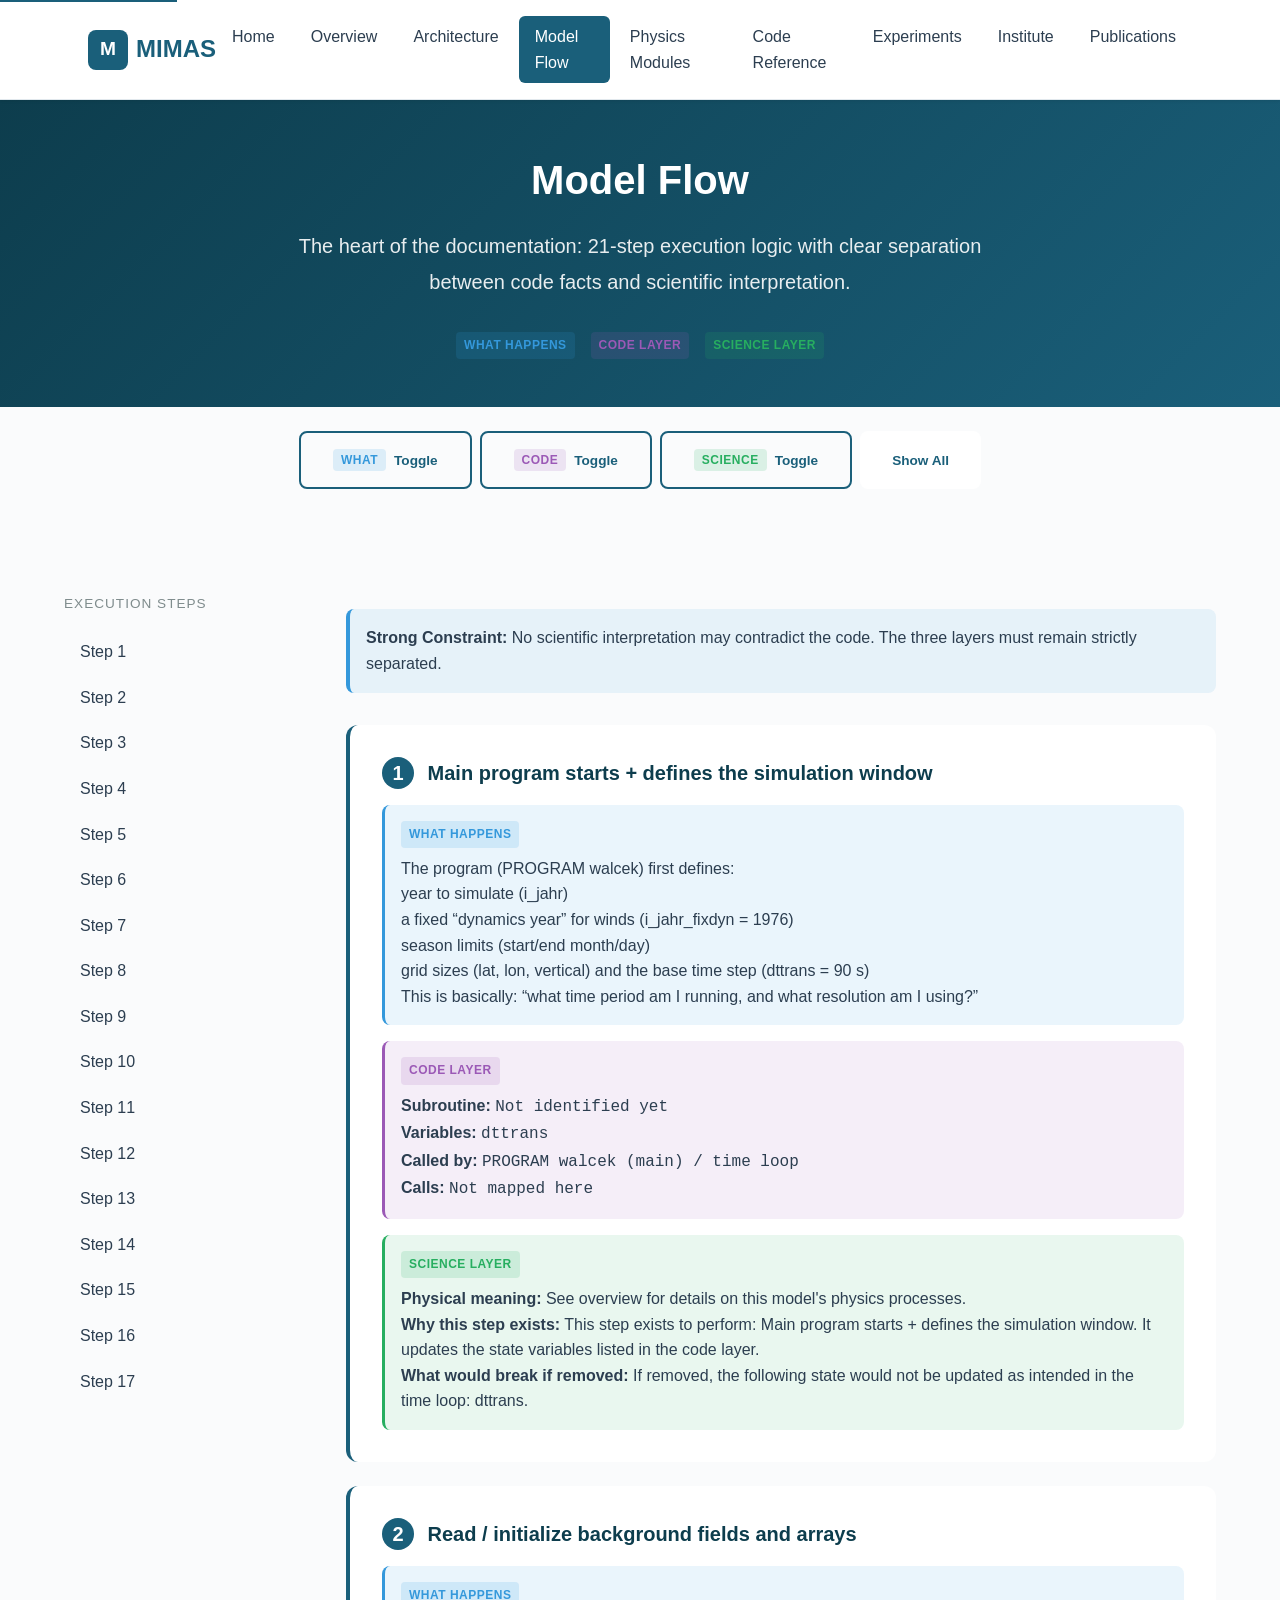
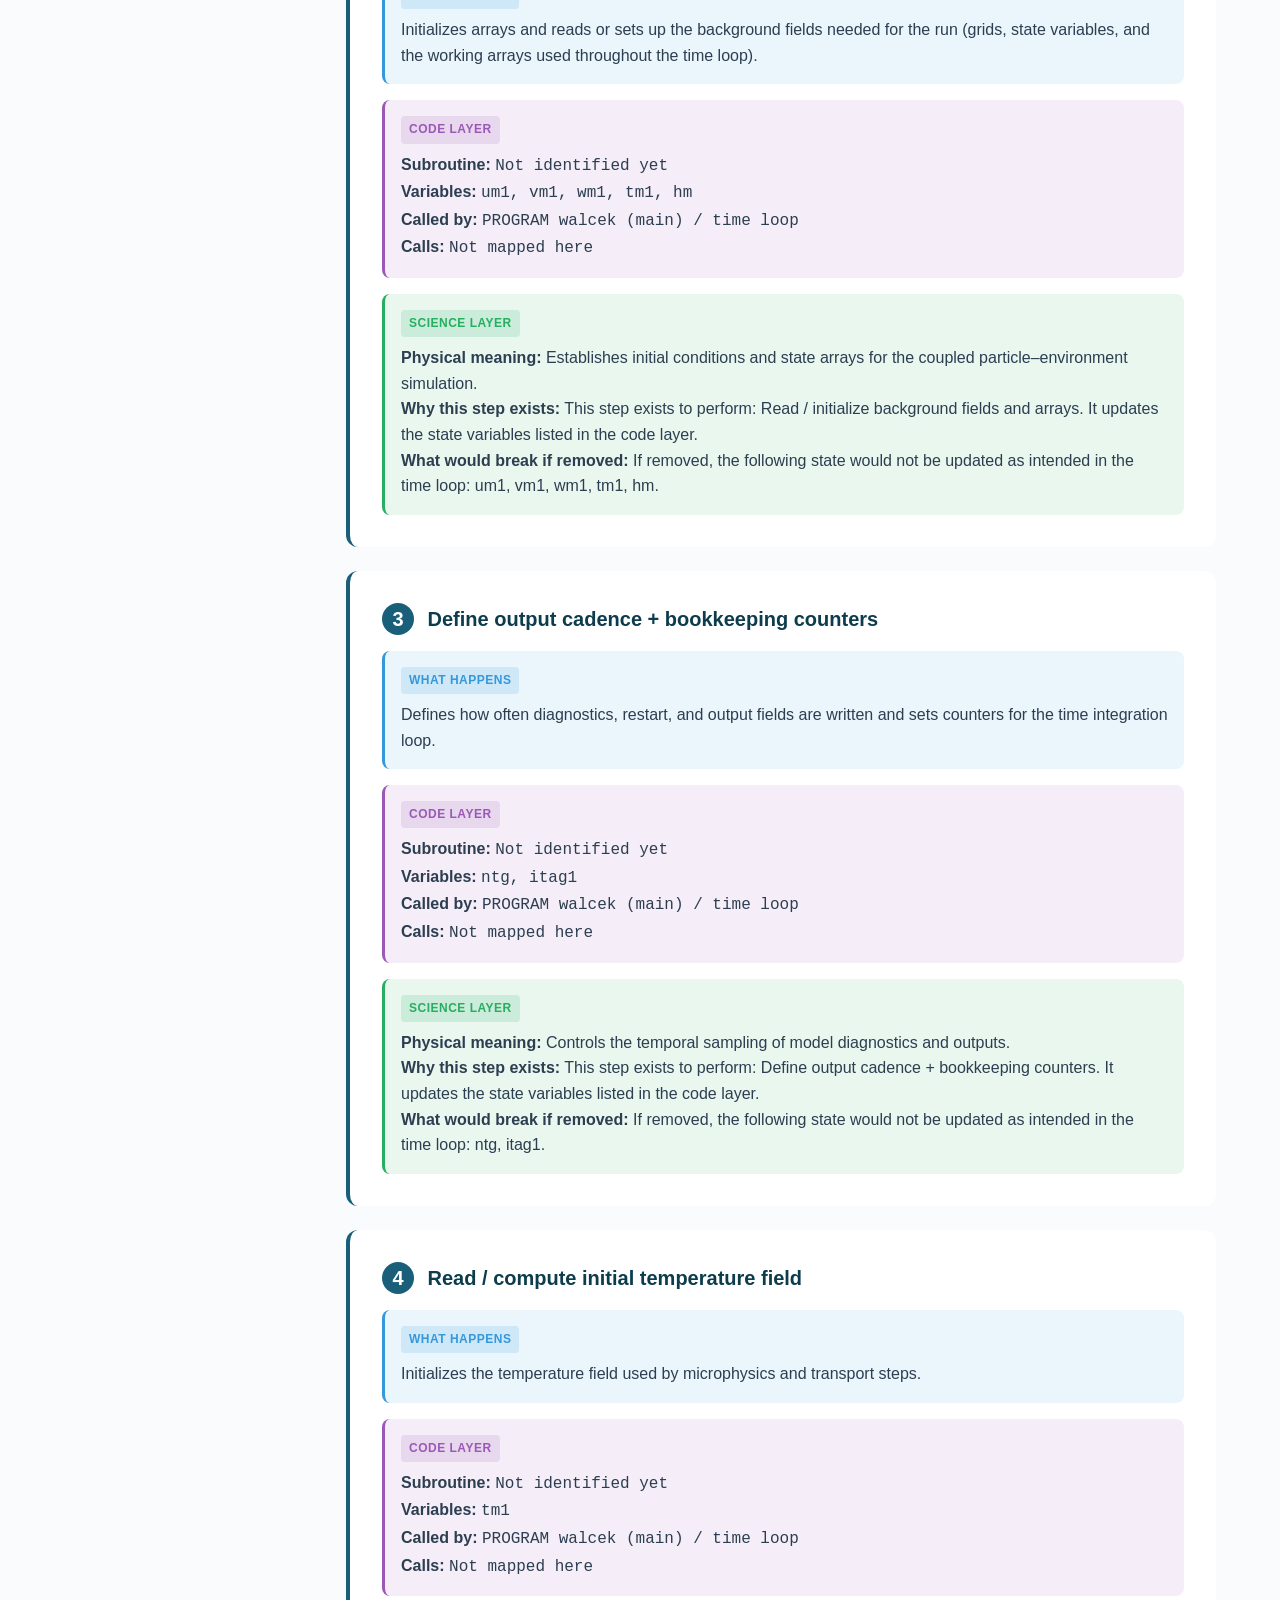
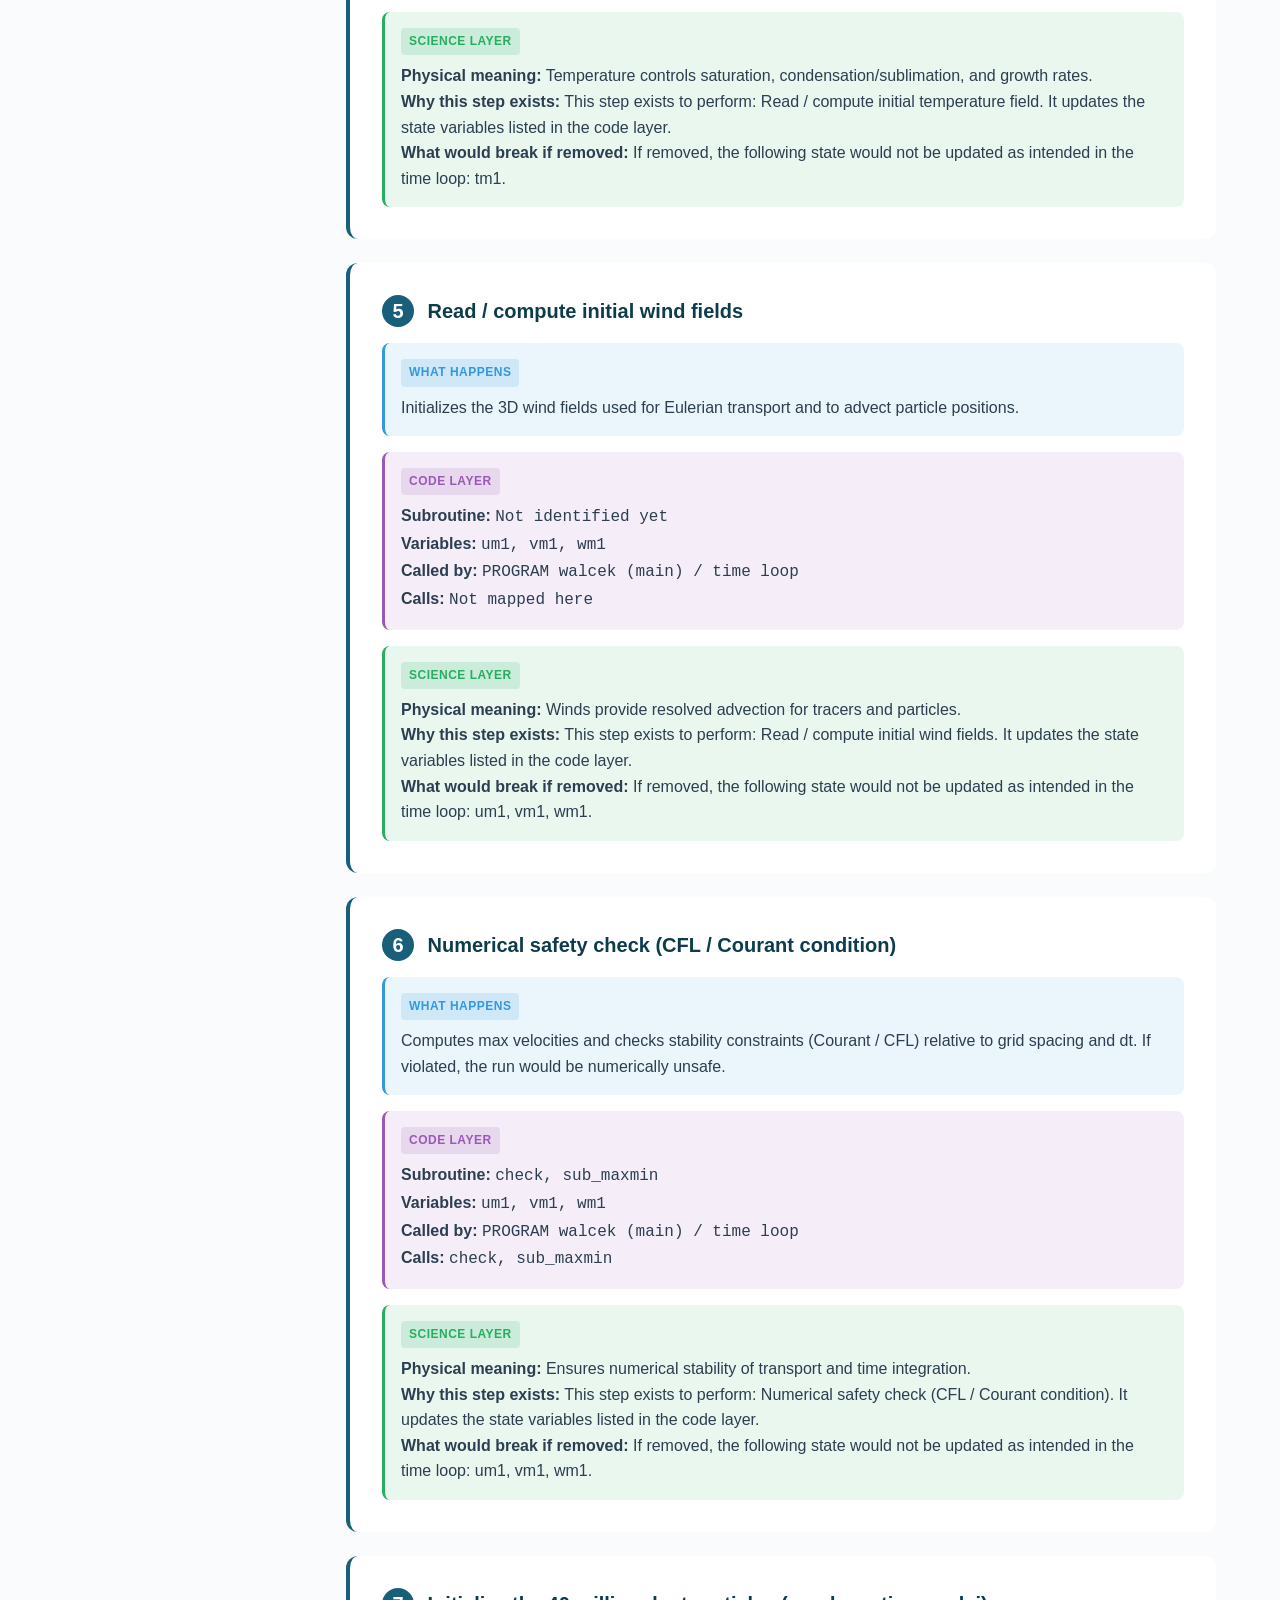
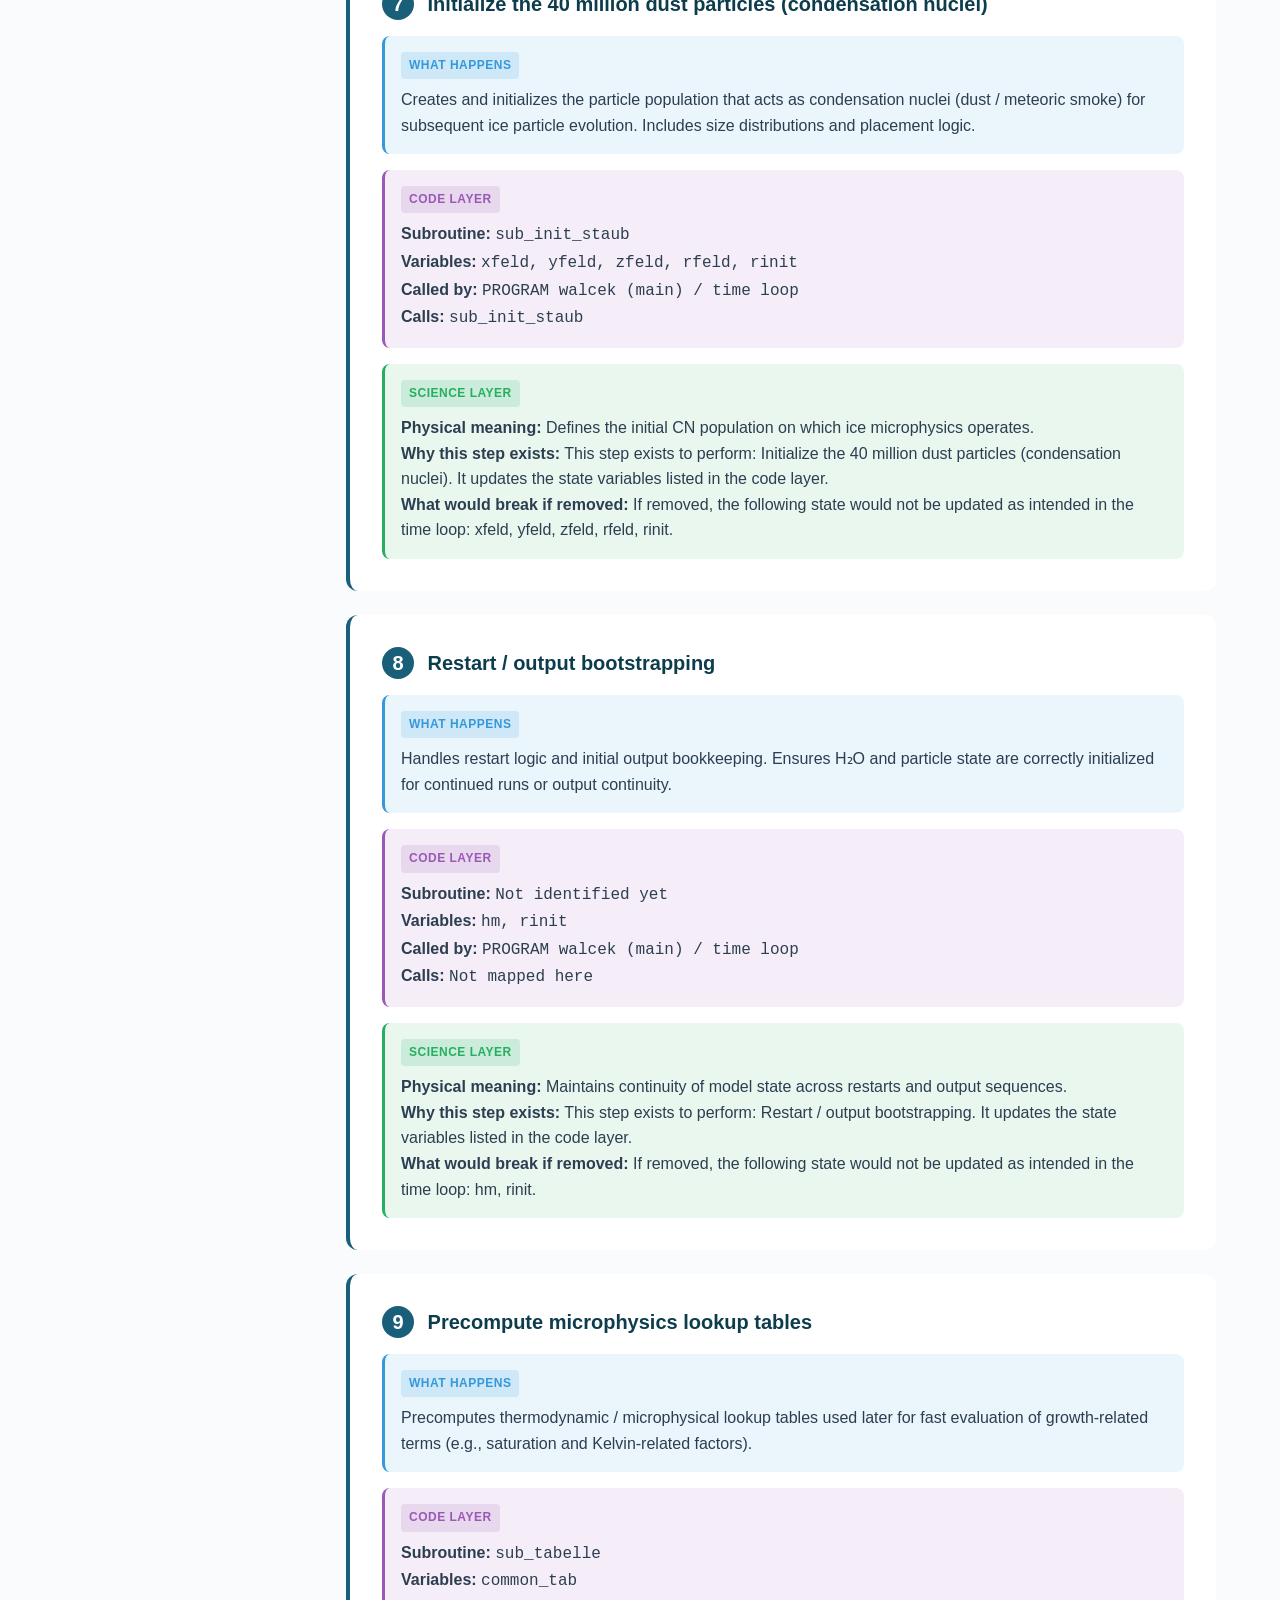
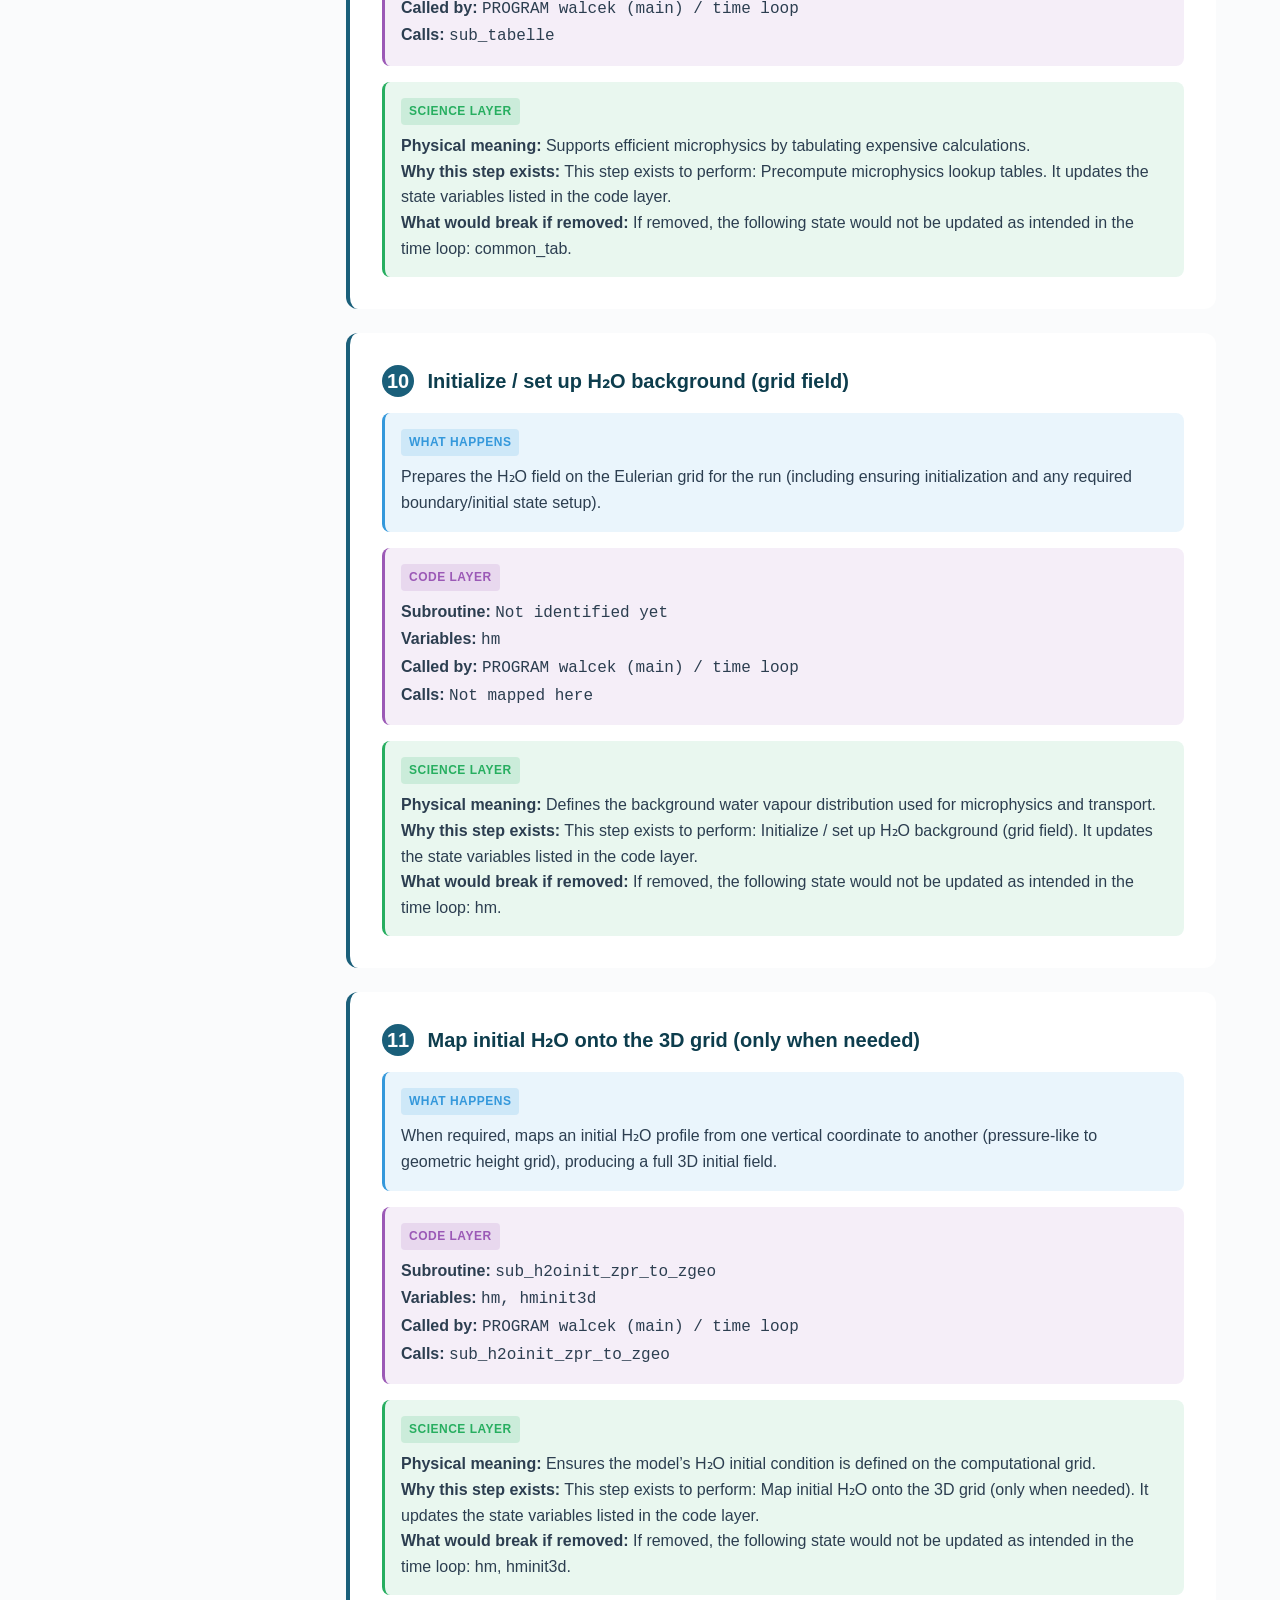
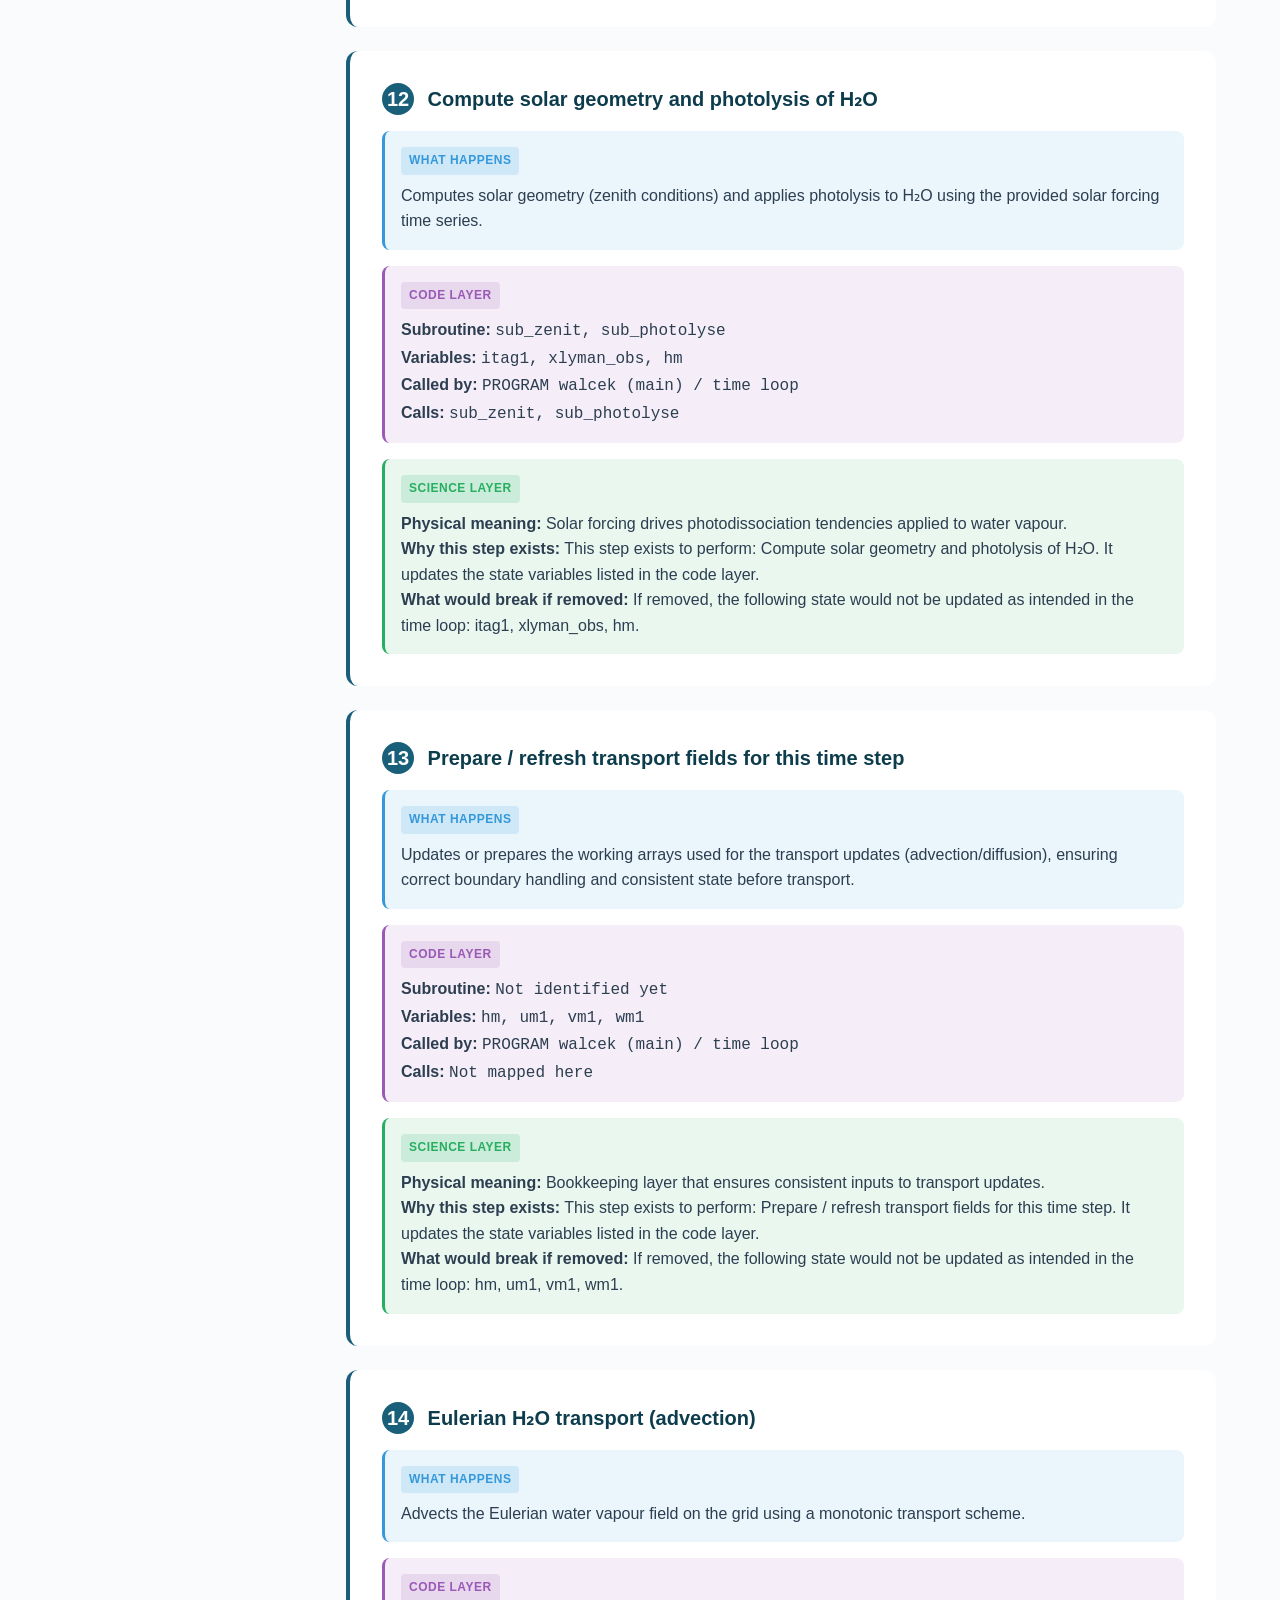
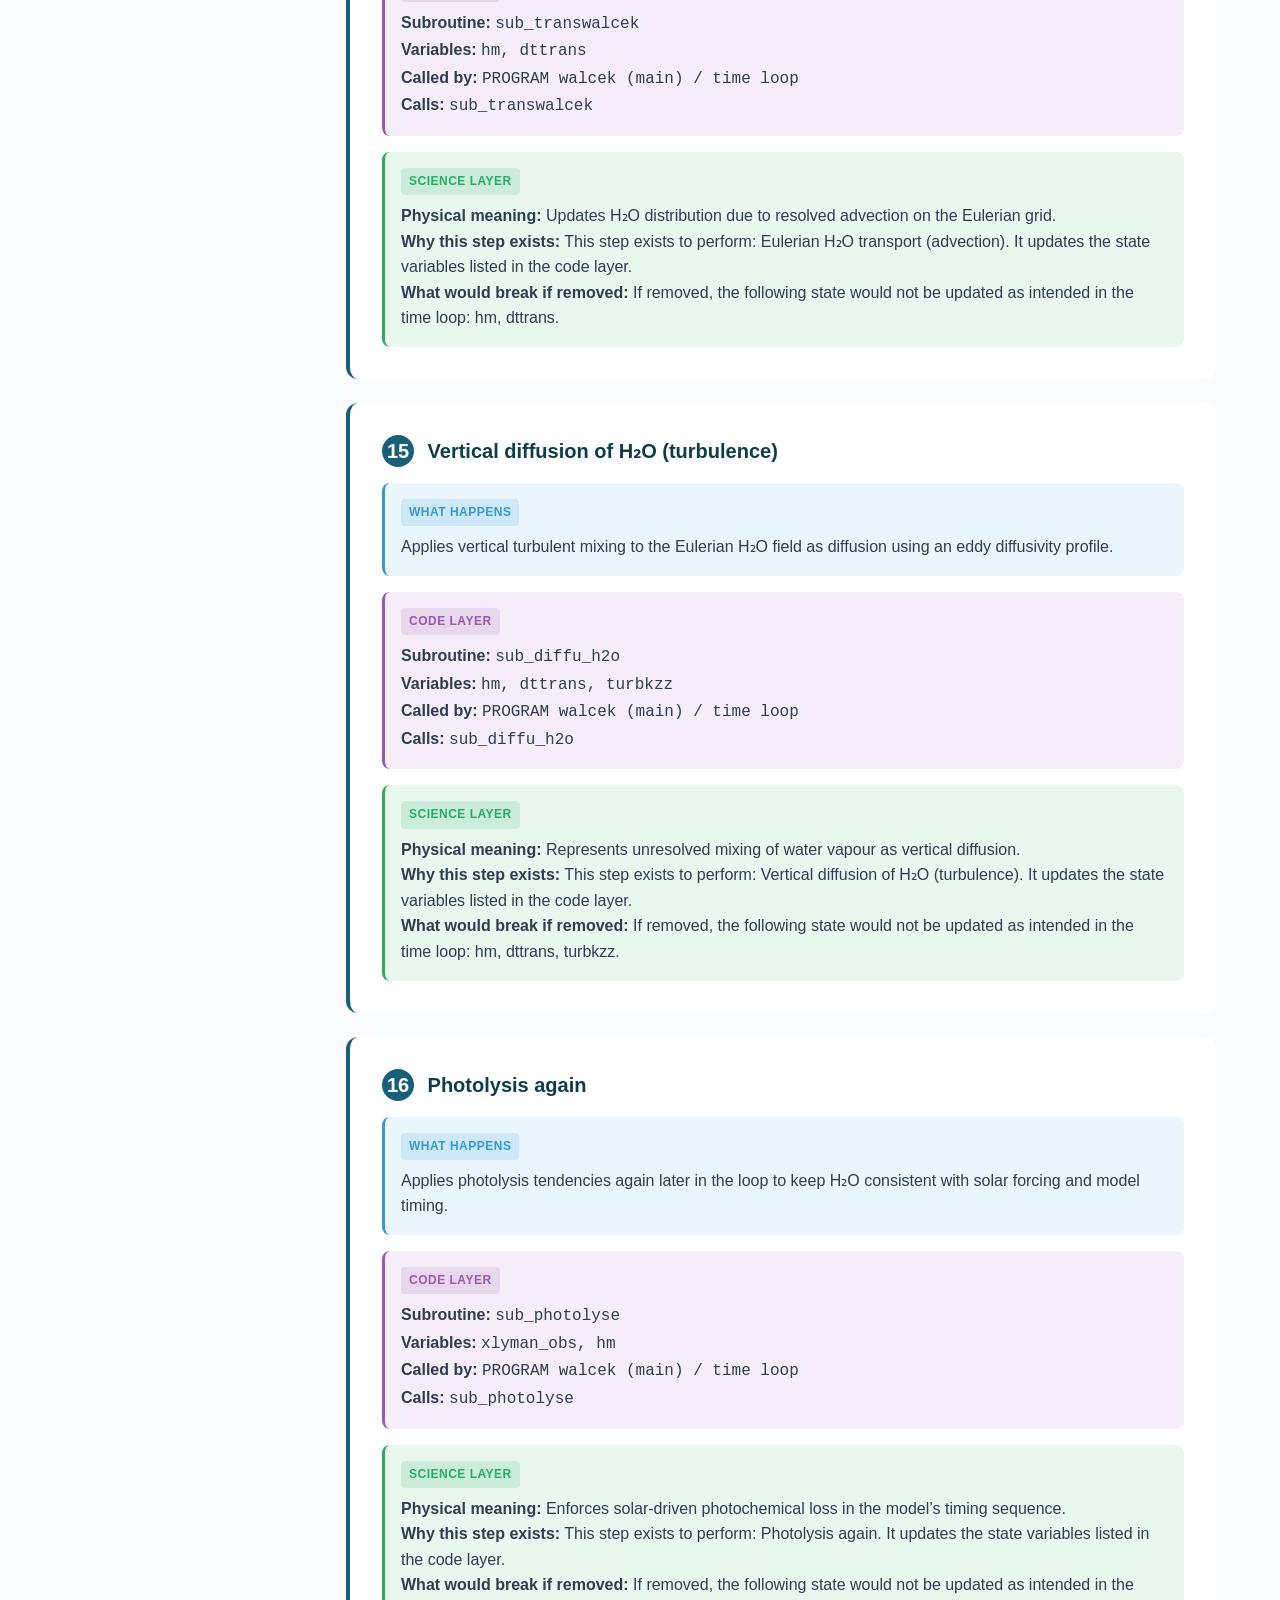
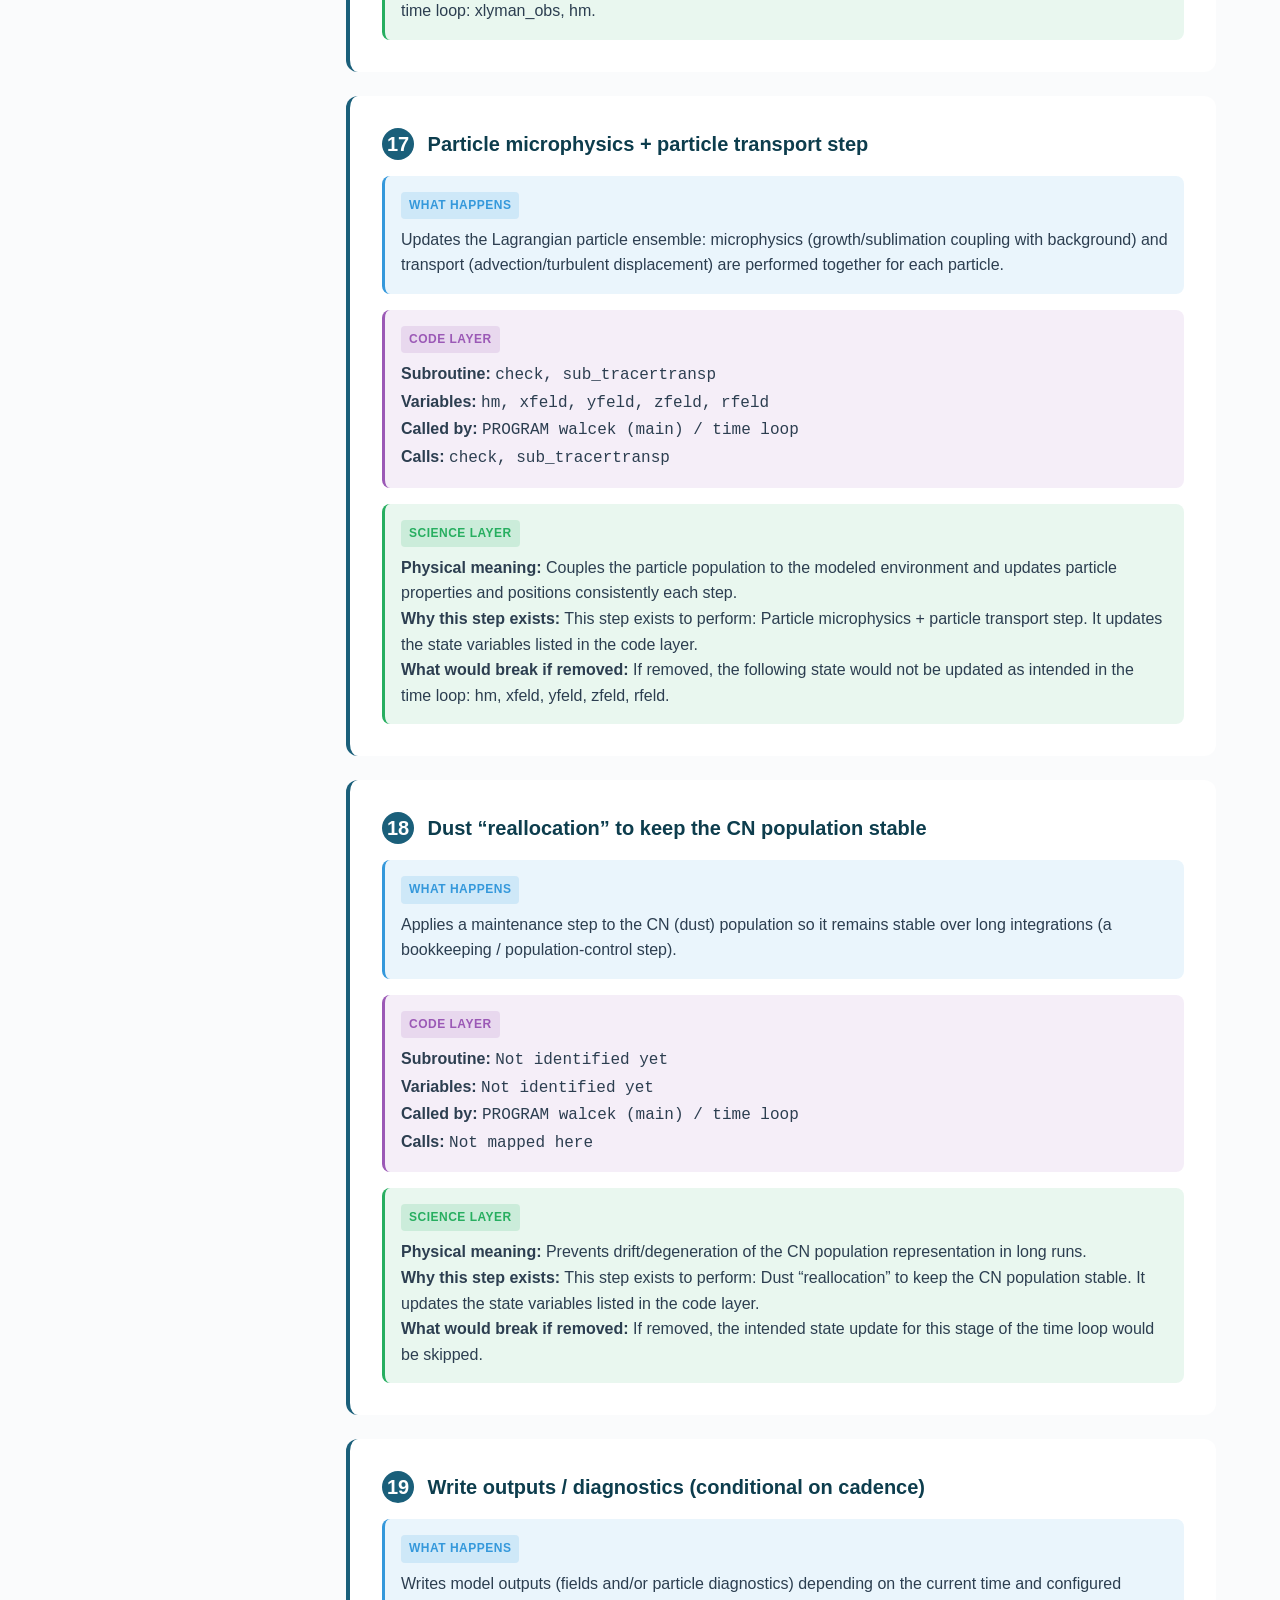
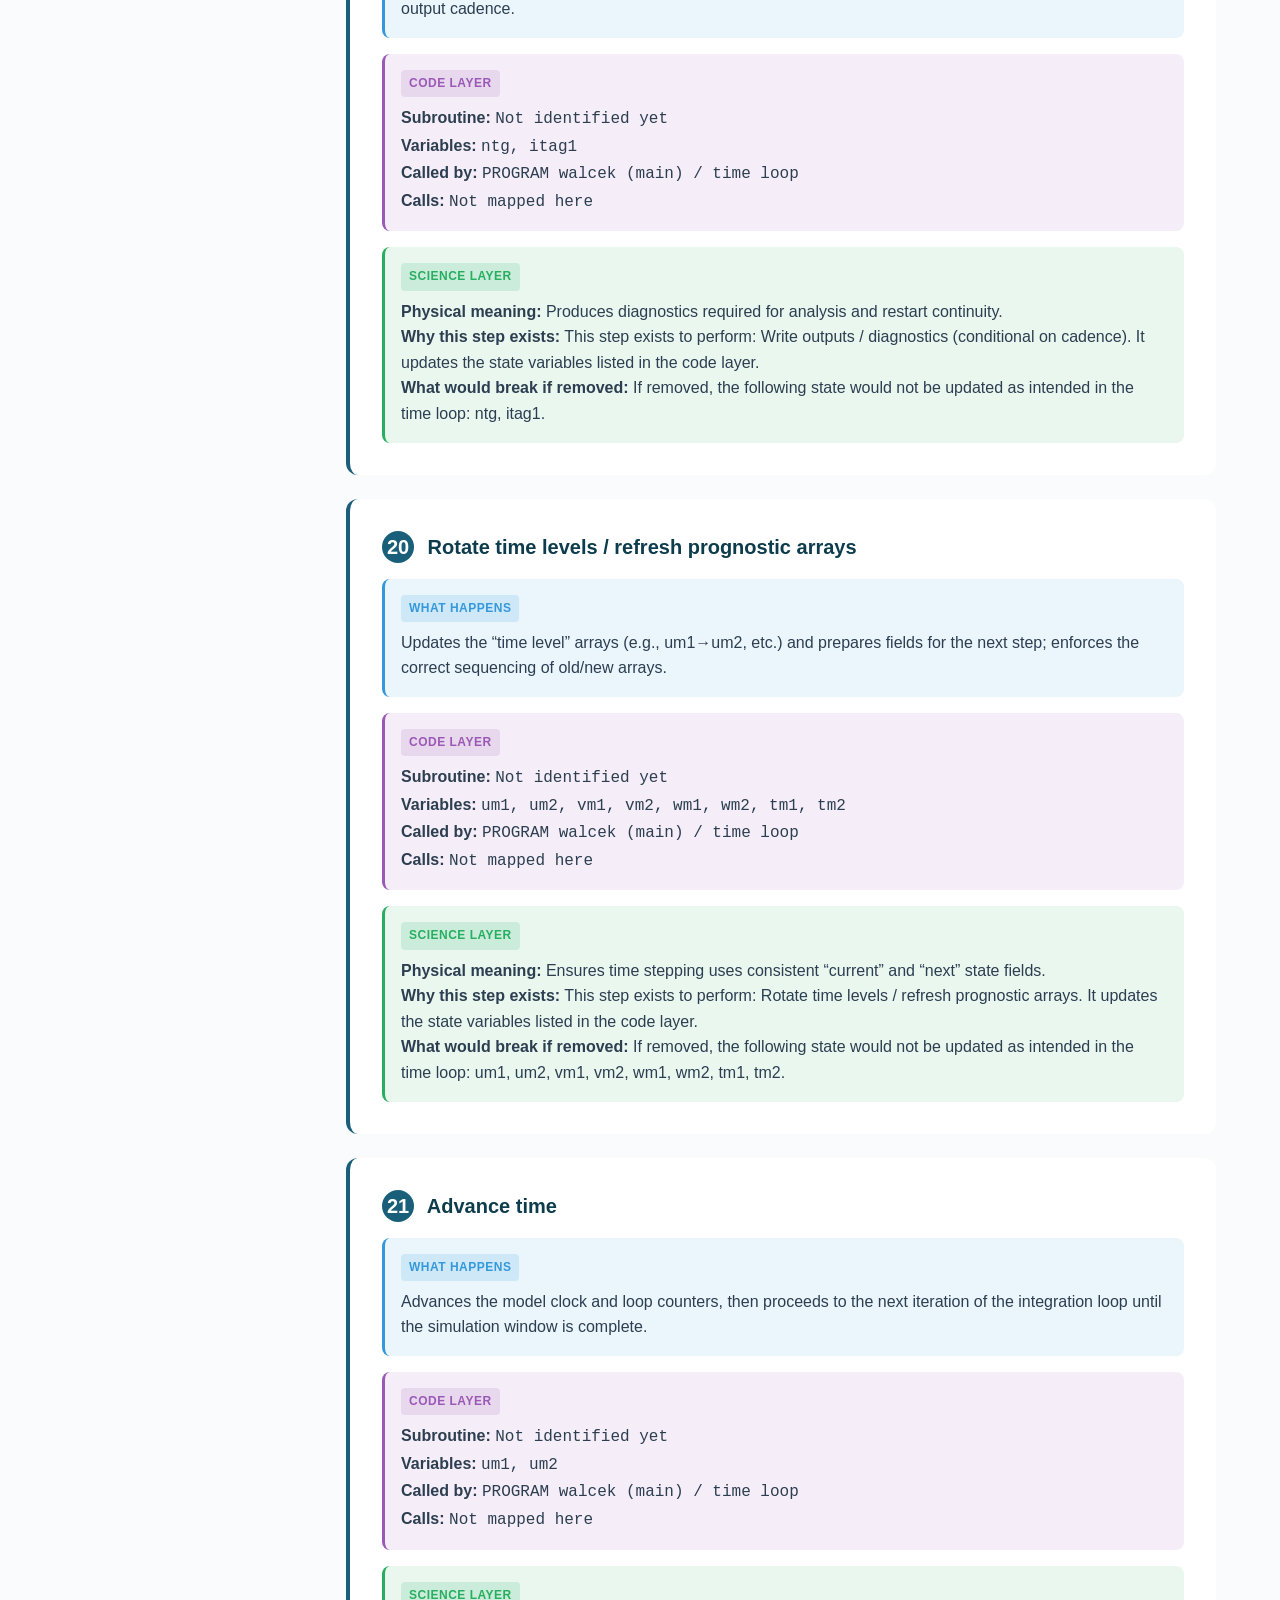
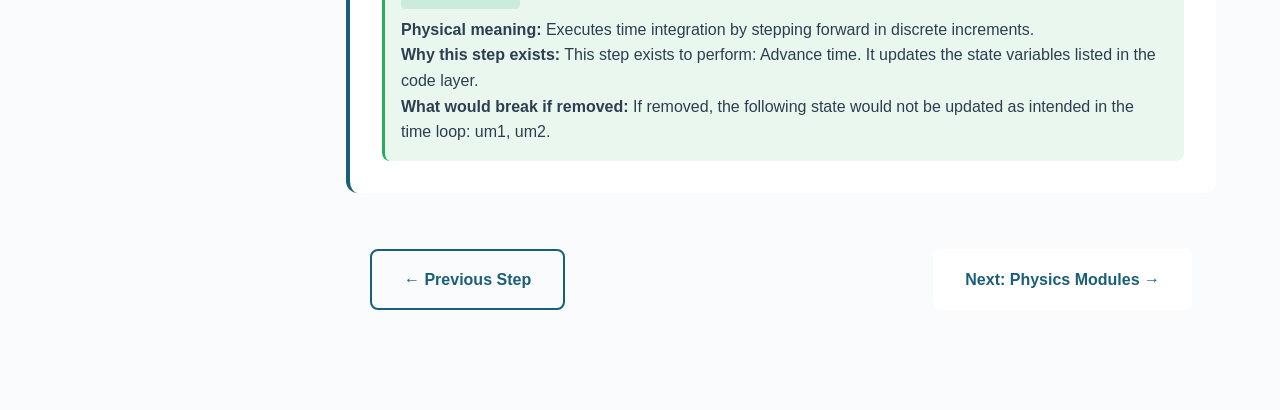
<file: flow.html>
<!DOCTYPE html>
<html lang="en">
<head>
    <meta charset="UTF-8">
    <meta name="viewport" content="width=device-width, initial-scale=1.0">
    <title>Model Flow - MIMAS Documentation</title>
    <link rel="stylesheet" href="styles.css">
</head>
<body>
    <a href="#main-content" class="skip-link">Skip to main content</a>
    
    <header class="header">
        <div class="container">
            <div class="header-content">
                <a href="index.html" class="logo">
                    <div class="logo-icon">M</div>
                    <span class="logo-text">MIMAS</span>
                </a>
                
                <button class="mobile-menu-btn" aria-label="Toggle menu">
                    <span></span>
                    <span></span>
                    <span></span>
                </button>
                
                <nav class="nav-main" id="main-nav">
                    <a href="index.html" class="nav-link">Home</a>
                    <a href="overview.html" class="nav-link">Overview</a>
                    <a href="architecture.html" class="nav-link">Architecture</a>
                    <a href="flow.html" class="nav-link active">Model Flow</a>
                    <a href="modules.html" class="nav-link">Physics Modules</a>
                    <a href="code-reference.html" class="nav-link">Code Reference</a>
                    <a href="experiments.html" class="nav-link">Experiments</a>
                    <a href="institute.html" class="nav-link">Institute</a>
                    <a href="publications.html" class="nav-link">Publications</a>
                </nav>
            </div>
        </div>
    </header>
    
    <main id="main-content">
        <section class="hero" style="background: linear-gradient(135deg, #0d3d4d 0%, #1a5f7a 100%);">
            <div class="container">
                <h1>Model Flow</h1>
                <p class="hero-description">
                    The heart of the documentation: 21-step execution logic with clear separation between code facts and scientific interpretation.
                </p>
                
                <div style="display: flex; gap: var(--spacing-md); justify-content: center; margin-top: var(--spacing-xl); flex-wrap: wrap;">
                    <span class="layer-badge layer-what">What Happens</span>
                    <span class="layer-badge layer-code">Code Layer</span>
                    <span class="layer-badge layer-science">Science Layer</span>
                </div>
            </div>
        </section>
        
        <section class="main-content">
            <div class="container">
                <div class="sidebar-layout">
                    <aside class="sidebar-nav">
                        <div class="sidebar-title">Execution Steps</div>
                        <a href="#step1" class="sidebar-link active">Step 1</a>
                        <a href="#step2" class="sidebar-link">Step 2</a>
                        <a href="#step3" class="sidebar-link">Step 3</a>
                        <a href="#step4" class="sidebar-link">Step 4</a>
                        <a href="#step5" class="sidebar-link">Step 5</a>
                        <a href="#step6" class="sidebar-link">Step 6</a>
                        <a href="#step7" class="sidebar-link">Step 7</a>
                        <a href="#step8" class="sidebar-link">Step 8</a>
                        <a href="#step9" class="sidebar-link">Step 9</a>
                        <a href="#step10" class="sidebar-link">Step 10</a>
                        <a href="#step11" class="sidebar-link">Step 11</a>
                        <a href="#step12" class="sidebar-link">Step 12</a>
                        <a href="#step13" class="sidebar-link">Step 13</a>
                        <a href="#step14" class="sidebar-link">Step 14</a>
                        <a href="#step15" class="sidebar-link">Step 15</a>
                        <a href="#step16" class="sidebar-link">Step 16</a>
                        <a href="#step17" class="sidebar-link">Step 17</a>
                        <a href="#step18" class="sidebar-link">Step 18</a>
                        <a href="#step19" class="sidebar-link">Step 19</a>
                        <a href="#step20" class="sidebar-link">Step 20</a>
                        <a href="#step21" class="sidebar-link">Step 21</a>
                    </aside>
                    
                    <div class="main-column">
                        <div class="alert alert-info" style="margin-bottom: var(--spacing-xl);">
                            <strong>Strong Constraint:</strong> No scientific interpretation may contradict the code. 
                            The three layers must remain strictly separated.
                        </div>
                        
                        <!-- Step 1 -->
                        <section id="step1" class="flow-step">
                            <h3 class="flow-step-title">
                                <span class="flow-step-number">1</span>
                                Main program starts + defines the simulation window
                            </h3>
                            
                            <div class="flow-layers">
                                <div class="flow-layer what">
                                    <h4><span class="layer-badge layer-what">What Happens</span></h4>
                                    <p>The program (PROGRAM walcek) first defines:<br>
                                    year to simulate (i_jahr)<br>
                                    a fixed “dynamics year” for winds (i_jahr_fixdyn = 1976)<br>
                                    season limits (start/end month/day)<br>
                                    grid sizes (lat, lon, vertical) and the base time step (dttrans = 90 s)<br>
                                    This is basically: “what time period am I running, and what resolution am I using?”</p>
                                </div>
                                
                                <div class="flow-layer code">
                                    <h4><span class="layer-badge layer-code">Code Layer</span></h4>
                                    <p><strong>Subroutine:</strong> <code>Not identified yet</code></p>
                                    <p><strong>Variables:</strong> <code>dttrans</code></p>
                                    <p><strong>Called by:</strong> <code>PROGRAM walcek (main) / time loop</code></p>
                                    <p><strong>Calls:</strong> <code>Not mapped here</code></p>
                                </div>
                                
                                <div class="flow-layer science">
                                    <h4><span class="layer-badge layer-science">Science Layer</span></h4>
                                    <p><strong>Physical meaning:</strong> See overview for details on this model's physics processes.</p>
                                    <p><strong>Why this step exists:</strong> This step exists to perform: Main program starts + defines the simulation window. It updates the state variables listed in the code layer.</p>
                                    <p><strong>What would break if removed:</strong> If removed, the following state would not be updated as intended in the time loop: dttrans.</p>
                                </div>
                            </div>
                        </section>

                        <!-- Step 2 -->
                        <section id="step2" class="flow-step">
                            <h3 class="flow-step-title">
                                <span class="flow-step-number">2</span>
                                Read / initialize background fields and arrays
                            </h3>
                            
                            <div class="flow-layers">
                                <div class="flow-layer what">
                                    <h4><span class="layer-badge layer-what">What Happens</span></h4>
                                    <p>Initializes arrays and reads or sets up the background fields needed for the run (grids, state variables, and the working arrays used throughout the time loop).</p>
                                </div>
                                
                                <div class="flow-layer code">
                                    <h4><span class="layer-badge layer-code">Code Layer</span></h4>
                                    <p><strong>Subroutine:</strong> <code>Not identified yet</code></p>
                                    <p><strong>Variables:</strong> <code>um1, vm1, wm1, tm1, hm</code></p>
                                    <p><strong>Called by:</strong> <code>PROGRAM walcek (main) / time loop</code></p>
                                    <p><strong>Calls:</strong> <code>Not mapped here</code></p>
                                </div>
                                
                                <div class="flow-layer science">
                                    <h4><span class="layer-badge layer-science">Science Layer</span></h4>
                                    <p><strong>Physical meaning:</strong> Establishes initial conditions and state arrays for the coupled particle–environment simulation.</p>
                                    <p><strong>Why this step exists:</strong> This step exists to perform: Read / initialize background fields and arrays. It updates the state variables listed in the code layer.</p>
                                    <p><strong>What would break if removed:</strong> If removed, the following state would not be updated as intended in the time loop: um1, vm1, wm1, tm1, hm.</p>
                                </div>
                            </div>
                        </section>

                        <!-- Step 3 -->
                        <section id="step3" class="flow-step">
                            <h3 class="flow-step-title">
                                <span class="flow-step-number">3</span>
                                Define output cadence + bookkeeping counters
                            </h3>
                            
                            <div class="flow-layers">
                                <div class="flow-layer what">
                                    <h4><span class="layer-badge layer-what">What Happens</span></h4>
                                    <p>Defines how often diagnostics, restart, and output fields are written and sets counters for the time integration loop.</p>
                                </div>
                                
                                <div class="flow-layer code">
                                    <h4><span class="layer-badge layer-code">Code Layer</span></h4>
                                    <p><strong>Subroutine:</strong> <code>Not identified yet</code></p>
                                    <p><strong>Variables:</strong> <code>ntg, itag1</code></p>
                                    <p><strong>Called by:</strong> <code>PROGRAM walcek (main) / time loop</code></p>
                                    <p><strong>Calls:</strong> <code>Not mapped here</code></p>
                                </div>
                                
                                <div class="flow-layer science">
                                    <h4><span class="layer-badge layer-science">Science Layer</span></h4>
                                    <p><strong>Physical meaning:</strong> Controls the temporal sampling of model diagnostics and outputs.</p>
                                    <p><strong>Why this step exists:</strong> This step exists to perform: Define output cadence + bookkeeping counters. It updates the state variables listed in the code layer.</p>
                                    <p><strong>What would break if removed:</strong> If removed, the following state would not be updated as intended in the time loop: ntg, itag1.</p>
                                </div>
                            </div>
                        </section>

                        <!-- Step 4 -->
                        <section id="step4" class="flow-step">
                            <h3 class="flow-step-title">
                                <span class="flow-step-number">4</span>
                                Read / compute initial temperature field
                            </h3>
                            
                            <div class="flow-layers">
                                <div class="flow-layer what">
                                    <h4><span class="layer-badge layer-what">What Happens</span></h4>
                                    <p>Initializes the temperature field used by microphysics and transport steps.</p>
                                </div>
                                
                                <div class="flow-layer code">
                                    <h4><span class="layer-badge layer-code">Code Layer</span></h4>
                                    <p><strong>Subroutine:</strong> <code>Not identified yet</code></p>
                                    <p><strong>Variables:</strong> <code>tm1</code></p>
                                    <p><strong>Called by:</strong> <code>PROGRAM walcek (main) / time loop</code></p>
                                    <p><strong>Calls:</strong> <code>Not mapped here</code></p>
                                </div>
                                
                                <div class="flow-layer science">
                                    <h4><span class="layer-badge layer-science">Science Layer</span></h4>
                                    <p><strong>Physical meaning:</strong> Temperature controls saturation, condensation/sublimation, and growth rates.</p>
                                    <p><strong>Why this step exists:</strong> This step exists to perform: Read / compute initial temperature field. It updates the state variables listed in the code layer.</p>
                                    <p><strong>What would break if removed:</strong> If removed, the following state would not be updated as intended in the time loop: tm1.</p>
                                </div>
                            </div>
                        </section>

                        <!-- Step 5 -->
                        <section id="step5" class="flow-step">
                            <h3 class="flow-step-title">
                                <span class="flow-step-number">5</span>
                                Read / compute initial wind fields
                            </h3>
                            
                            <div class="flow-layers">
                                <div class="flow-layer what">
                                    <h4><span class="layer-badge layer-what">What Happens</span></h4>
                                    <p>Initializes the 3D wind fields used for Eulerian transport and to advect particle positions.</p>
                                </div>
                                
                                <div class="flow-layer code">
                                    <h4><span class="layer-badge layer-code">Code Layer</span></h4>
                                    <p><strong>Subroutine:</strong> <code>Not identified yet</code></p>
                                    <p><strong>Variables:</strong> <code>um1, vm1, wm1</code></p>
                                    <p><strong>Called by:</strong> <code>PROGRAM walcek (main) / time loop</code></p>
                                    <p><strong>Calls:</strong> <code>Not mapped here</code></p>
                                </div>
                                
                                <div class="flow-layer science">
                                    <h4><span class="layer-badge layer-science">Science Layer</span></h4>
                                    <p><strong>Physical meaning:</strong> Winds provide resolved advection for tracers and particles.</p>
                                    <p><strong>Why this step exists:</strong> This step exists to perform: Read / compute initial wind fields. It updates the state variables listed in the code layer.</p>
                                    <p><strong>What would break if removed:</strong> If removed, the following state would not be updated as intended in the time loop: um1, vm1, wm1.</p>
                                </div>
                            </div>
                        </section>

                        <!-- Step 6 -->
                        <section id="step6" class="flow-step">
                            <h3 class="flow-step-title">
                                <span class="flow-step-number">6</span>
                                Numerical safety check (CFL / Courant condition)
                            </h3>
                            
                            <div class="flow-layers">
                                <div class="flow-layer what">
                                    <h4><span class="layer-badge layer-what">What Happens</span></h4>
                                    <p>Computes max velocities and checks stability constraints (Courant / CFL) relative to grid spacing and dt. If violated, the run would be numerically unsafe.</p>
                                </div>
                                
                                <div class="flow-layer code">
                                    <h4><span class="layer-badge layer-code">Code Layer</span></h4>
                                    <p><strong>Subroutine:</strong> <code>check, sub_maxmin</code></p>
                                    <p><strong>Variables:</strong> <code>um1, vm1, wm1</code></p>
                                    <p><strong>Called by:</strong> <code>PROGRAM walcek (main) / time loop</code></p>
                                    <p><strong>Calls:</strong> <code>check, sub_maxmin</code></p>
                                </div>
                                
                                <div class="flow-layer science">
                                    <h4><span class="layer-badge layer-science">Science Layer</span></h4>
                                    <p><strong>Physical meaning:</strong> Ensures numerical stability of transport and time integration.</p>
                                    <p><strong>Why this step exists:</strong> This step exists to perform: Numerical safety check (CFL / Courant condition). It updates the state variables listed in the code layer.</p>
                                    <p><strong>What would break if removed:</strong> If removed, the following state would not be updated as intended in the time loop: um1, vm1, wm1.</p>
                                </div>
                            </div>
                        </section>

                        <!-- Step 7 -->
                        <section id="step7" class="flow-step">
                            <h3 class="flow-step-title">
                                <span class="flow-step-number">7</span>
                                Initialize the 40 million dust particles (condensation nuclei)
                            </h3>
                            
                            <div class="flow-layers">
                                <div class="flow-layer what">
                                    <h4><span class="layer-badge layer-what">What Happens</span></h4>
                                    <p>Creates and initializes the particle population that acts as condensation nuclei (dust / meteoric smoke) for subsequent ice particle evolution. Includes size distributions and placement logic.</p>
                                </div>
                                
                                <div class="flow-layer code">
                                    <h4><span class="layer-badge layer-code">Code Layer</span></h4>
                                    <p><strong>Subroutine:</strong> <code>sub_init_staub</code></p>
                                    <p><strong>Variables:</strong> <code>xfeld, yfeld, zfeld, rfeld, rinit</code></p>
                                    <p><strong>Called by:</strong> <code>PROGRAM walcek (main) / time loop</code></p>
                                    <p><strong>Calls:</strong> <code>sub_init_staub</code></p>
                                </div>
                                
                                <div class="flow-layer science">
                                    <h4><span class="layer-badge layer-science">Science Layer</span></h4>
                                    <p><strong>Physical meaning:</strong> Defines the initial CN population on which ice microphysics operates.</p>
                                    <p><strong>Why this step exists:</strong> This step exists to perform: Initialize the 40 million dust particles (condensation nuclei). It updates the state variables listed in the code layer.</p>
                                    <p><strong>What would break if removed:</strong> If removed, the following state would not be updated as intended in the time loop: xfeld, yfeld, zfeld, rfeld, rinit.</p>
                                </div>
                            </div>
                        </section>

                        <!-- Step 8 -->
                        <section id="step8" class="flow-step">
                            <h3 class="flow-step-title">
                                <span class="flow-step-number">8</span>
                                Restart / output bootstrapping
                            </h3>
                            
                            <div class="flow-layers">
                                <div class="flow-layer what">
                                    <h4><span class="layer-badge layer-what">What Happens</span></h4>
                                    <p>Handles restart logic and initial output bookkeeping. Ensures H₂O and particle state are correctly initialized for continued runs or output continuity.</p>
                                </div>
                                
                                <div class="flow-layer code">
                                    <h4><span class="layer-badge layer-code">Code Layer</span></h4>
                                    <p><strong>Subroutine:</strong> <code>Not identified yet</code></p>
                                    <p><strong>Variables:</strong> <code>hm, rinit</code></p>
                                    <p><strong>Called by:</strong> <code>PROGRAM walcek (main) / time loop</code></p>
                                    <p><strong>Calls:</strong> <code>Not mapped here</code></p>
                                </div>
                                
                                <div class="flow-layer science">
                                    <h4><span class="layer-badge layer-science">Science Layer</span></h4>
                                    <p><strong>Physical meaning:</strong> Maintains continuity of model state across restarts and output sequences.</p>
                                    <p><strong>Why this step exists:</strong> This step exists to perform: Restart / output bootstrapping. It updates the state variables listed in the code layer.</p>
                                    <p><strong>What would break if removed:</strong> If removed, the following state would not be updated as intended in the time loop: hm, rinit.</p>
                                </div>
                            </div>
                        </section>

                        <!-- Step 9 -->
                        <section id="step9" class="flow-step">
                            <h3 class="flow-step-title">
                                <span class="flow-step-number">9</span>
                                Precompute microphysics lookup tables
                            </h3>
                            
                            <div class="flow-layers">
                                <div class="flow-layer what">
                                    <h4><span class="layer-badge layer-what">What Happens</span></h4>
                                    <p>Precomputes thermodynamic / microphysical lookup tables used later for fast evaluation of growth-related terms (e.g., saturation and Kelvin-related factors).</p>
                                </div>
                                
                                <div class="flow-layer code">
                                    <h4><span class="layer-badge layer-code">Code Layer</span></h4>
                                    <p><strong>Subroutine:</strong> <code>sub_tabelle</code></p>
                                    <p><strong>Variables:</strong> <code>common_tab</code></p>
                                    <p><strong>Called by:</strong> <code>PROGRAM walcek (main) / time loop</code></p>
                                    <p><strong>Calls:</strong> <code>sub_tabelle</code></p>
                                </div>
                                
                                <div class="flow-layer science">
                                    <h4><span class="layer-badge layer-science">Science Layer</span></h4>
                                    <p><strong>Physical meaning:</strong> Supports efficient microphysics by tabulating expensive calculations.</p>
                                    <p><strong>Why this step exists:</strong> This step exists to perform: Precompute microphysics lookup tables. It updates the state variables listed in the code layer.</p>
                                    <p><strong>What would break if removed:</strong> If removed, the following state would not be updated as intended in the time loop: common_tab.</p>
                                </div>
                            </div>
                        </section>

                        <!-- Step 10 -->
                        <section id="step10" class="flow-step">
                            <h3 class="flow-step-title">
                                <span class="flow-step-number">10</span>
                                Initialize / set up H₂O background (grid field)
                            </h3>
                            
                            <div class="flow-layers">
                                <div class="flow-layer what">
                                    <h4><span class="layer-badge layer-what">What Happens</span></h4>
                                    <p>Prepares the H₂O field on the Eulerian grid for the run (including ensuring initialization and any required boundary/initial state setup).</p>
                                </div>
                                
                                <div class="flow-layer code">
                                    <h4><span class="layer-badge layer-code">Code Layer</span></h4>
                                    <p><strong>Subroutine:</strong> <code>Not identified yet</code></p>
                                    <p><strong>Variables:</strong> <code>hm</code></p>
                                    <p><strong>Called by:</strong> <code>PROGRAM walcek (main) / time loop</code></p>
                                    <p><strong>Calls:</strong> <code>Not mapped here</code></p>
                                </div>
                                
                                <div class="flow-layer science">
                                    <h4><span class="layer-badge layer-science">Science Layer</span></h4>
                                    <p><strong>Physical meaning:</strong> Defines the background water vapour distribution used for microphysics and transport.</p>
                                    <p><strong>Why this step exists:</strong> This step exists to perform: Initialize / set up H₂O background (grid field). It updates the state variables listed in the code layer.</p>
                                    <p><strong>What would break if removed:</strong> If removed, the following state would not be updated as intended in the time loop: hm.</p>
                                </div>
                            </div>
                        </section>

                        <!-- Step 11 -->
                        <section id="step11" class="flow-step">
                            <h3 class="flow-step-title">
                                <span class="flow-step-number">11</span>
                                Map initial H₂O onto the 3D grid (only when needed)
                            </h3>
                            
                            <div class="flow-layers">
                                <div class="flow-layer what">
                                    <h4><span class="layer-badge layer-what">What Happens</span></h4>
                                    <p>When required, maps an initial H₂O profile from one vertical coordinate to another (pressure-like to geometric height grid), producing a full 3D initial field.</p>
                                </div>
                                
                                <div class="flow-layer code">
                                    <h4><span class="layer-badge layer-code">Code Layer</span></h4>
                                    <p><strong>Subroutine:</strong> <code>sub_h2oinit_zpr_to_zgeo</code></p>
                                    <p><strong>Variables:</strong> <code>hm, hminit3d</code></p>
                                    <p><strong>Called by:</strong> <code>PROGRAM walcek (main) / time loop</code></p>
                                    <p><strong>Calls:</strong> <code>sub_h2oinit_zpr_to_zgeo</code></p>
                                </div>
                                
                                <div class="flow-layer science">
                                    <h4><span class="layer-badge layer-science">Science Layer</span></h4>
                                    <p><strong>Physical meaning:</strong> Ensures the model’s H₂O initial condition is defined on the computational grid.</p>
                                    <p><strong>Why this step exists:</strong> This step exists to perform: Map initial H₂O onto the 3D grid (only when needed). It updates the state variables listed in the code layer.</p>
                                    <p><strong>What would break if removed:</strong> If removed, the following state would not be updated as intended in the time loop: hm, hminit3d.</p>
                                </div>
                            </div>
                        </section>

                        <!-- Step 12 -->
                        <section id="step12" class="flow-step">
                            <h3 class="flow-step-title">
                                <span class="flow-step-number">12</span>
                                Compute solar geometry and photolysis of H₂O
                            </h3>
                            
                            <div class="flow-layers">
                                <div class="flow-layer what">
                                    <h4><span class="layer-badge layer-what">What Happens</span></h4>
                                    <p>Computes solar geometry (zenith conditions) and applies photolysis to H₂O using the provided solar forcing time series.</p>
                                </div>
                                
                                <div class="flow-layer code">
                                    <h4><span class="layer-badge layer-code">Code Layer</span></h4>
                                    <p><strong>Subroutine:</strong> <code>sub_zenit, sub_photolyse</code></p>
                                    <p><strong>Variables:</strong> <code>itag1, xlyman_obs, hm</code></p>
                                    <p><strong>Called by:</strong> <code>PROGRAM walcek (main) / time loop</code></p>
                                    <p><strong>Calls:</strong> <code>sub_zenit, sub_photolyse</code></p>
                                </div>
                                
                                <div class="flow-layer science">
                                    <h4><span class="layer-badge layer-science">Science Layer</span></h4>
                                    <p><strong>Physical meaning:</strong> Solar forcing drives photodissociation tendencies applied to water vapour.</p>
                                    <p><strong>Why this step exists:</strong> This step exists to perform: Compute solar geometry and photolysis of H₂O. It updates the state variables listed in the code layer.</p>
                                    <p><strong>What would break if removed:</strong> If removed, the following state would not be updated as intended in the time loop: itag1, xlyman_obs, hm.</p>
                                </div>
                            </div>
                        </section>

                        <!-- Step 13 -->
                        <section id="step13" class="flow-step">
                            <h3 class="flow-step-title">
                                <span class="flow-step-number">13</span>
                                Prepare / refresh transport fields for this time step
                            </h3>
                            
                            <div class="flow-layers">
                                <div class="flow-layer what">
                                    <h4><span class="layer-badge layer-what">What Happens</span></h4>
                                    <p>Updates or prepares the working arrays used for the transport updates (advection/diffusion), ensuring correct boundary handling and consistent state before transport.</p>
                                </div>
                                
                                <div class="flow-layer code">
                                    <h4><span class="layer-badge layer-code">Code Layer</span></h4>
                                    <p><strong>Subroutine:</strong> <code>Not identified yet</code></p>
                                    <p><strong>Variables:</strong> <code>hm, um1, vm1, wm1</code></p>
                                    <p><strong>Called by:</strong> <code>PROGRAM walcek (main) / time loop</code></p>
                                    <p><strong>Calls:</strong> <code>Not mapped here</code></p>
                                </div>
                                
                                <div class="flow-layer science">
                                    <h4><span class="layer-badge layer-science">Science Layer</span></h4>
                                    <p><strong>Physical meaning:</strong> Bookkeeping layer that ensures consistent inputs to transport updates.</p>
                                    <p><strong>Why this step exists:</strong> This step exists to perform: Prepare / refresh transport fields for this time step. It updates the state variables listed in the code layer.</p>
                                    <p><strong>What would break if removed:</strong> If removed, the following state would not be updated as intended in the time loop: hm, um1, vm1, wm1.</p>
                                </div>
                            </div>
                        </section>

                        <!-- Step 14 -->
                        <section id="step14" class="flow-step">
                            <h3 class="flow-step-title">
                                <span class="flow-step-number">14</span>
                                Eulerian H₂O transport (advection)
                            </h3>
                            
                            <div class="flow-layers">
                                <div class="flow-layer what">
                                    <h4><span class="layer-badge layer-what">What Happens</span></h4>
                                    <p>Advects the Eulerian water vapour field on the grid using a monotonic transport scheme.</p>
                                </div>
                                
                                <div class="flow-layer code">
                                    <h4><span class="layer-badge layer-code">Code Layer</span></h4>
                                    <p><strong>Subroutine:</strong> <code>sub_transwalcek</code></p>
                                    <p><strong>Variables:</strong> <code>hm, dttrans</code></p>
                                    <p><strong>Called by:</strong> <code>PROGRAM walcek (main) / time loop</code></p>
                                    <p><strong>Calls:</strong> <code>sub_transwalcek</code></p>
                                </div>
                                
                                <div class="flow-layer science">
                                    <h4><span class="layer-badge layer-science">Science Layer</span></h4>
                                    <p><strong>Physical meaning:</strong> Updates H₂O distribution due to resolved advection on the Eulerian grid.</p>
                                    <p><strong>Why this step exists:</strong> This step exists to perform: Eulerian H₂O transport (advection). It updates the state variables listed in the code layer.</p>
                                    <p><strong>What would break if removed:</strong> If removed, the following state would not be updated as intended in the time loop: hm, dttrans.</p>
                                </div>
                            </div>
                        </section>

                        <!-- Step 15 -->
                        <section id="step15" class="flow-step">
                            <h3 class="flow-step-title">
                                <span class="flow-step-number">15</span>
                                Vertical diffusion of H₂O (turbulence)
                            </h3>
                            
                            <div class="flow-layers">
                                <div class="flow-layer what">
                                    <h4><span class="layer-badge layer-what">What Happens</span></h4>
                                    <p>Applies vertical turbulent mixing to the Eulerian H₂O field as diffusion using an eddy diffusivity profile.</p>
                                </div>
                                
                                <div class="flow-layer code">
                                    <h4><span class="layer-badge layer-code">Code Layer</span></h4>
                                    <p><strong>Subroutine:</strong> <code>sub_diffu_h2o</code></p>
                                    <p><strong>Variables:</strong> <code>hm, dttrans, turbkzz</code></p>
                                    <p><strong>Called by:</strong> <code>PROGRAM walcek (main) / time loop</code></p>
                                    <p><strong>Calls:</strong> <code>sub_diffu_h2o</code></p>
                                </div>
                                
                                <div class="flow-layer science">
                                    <h4><span class="layer-badge layer-science">Science Layer</span></h4>
                                    <p><strong>Physical meaning:</strong> Represents unresolved mixing of water vapour as vertical diffusion.</p>
                                    <p><strong>Why this step exists:</strong> This step exists to perform: Vertical diffusion of H₂O (turbulence). It updates the state variables listed in the code layer.</p>
                                    <p><strong>What would break if removed:</strong> If removed, the following state would not be updated as intended in the time loop: hm, dttrans, turbkzz.</p>
                                </div>
                            </div>
                        </section>

                        <!-- Step 16 -->
                        <section id="step16" class="flow-step">
                            <h3 class="flow-step-title">
                                <span class="flow-step-number">16</span>
                                Photolysis again
                            </h3>
                            
                            <div class="flow-layers">
                                <div class="flow-layer what">
                                    <h4><span class="layer-badge layer-what">What Happens</span></h4>
                                    <p>Applies photolysis tendencies again later in the loop to keep H₂O consistent with solar forcing and model timing.</p>
                                </div>
                                
                                <div class="flow-layer code">
                                    <h4><span class="layer-badge layer-code">Code Layer</span></h4>
                                    <p><strong>Subroutine:</strong> <code>sub_photolyse</code></p>
                                    <p><strong>Variables:</strong> <code>xlyman_obs, hm</code></p>
                                    <p><strong>Called by:</strong> <code>PROGRAM walcek (main) / time loop</code></p>
                                    <p><strong>Calls:</strong> <code>sub_photolyse</code></p>
                                </div>
                                
                                <div class="flow-layer science">
                                    <h4><span class="layer-badge layer-science">Science Layer</span></h4>
                                    <p><strong>Physical meaning:</strong> Enforces solar-driven photochemical loss in the model’s timing sequence.</p>
                                    <p><strong>Why this step exists:</strong> This step exists to perform: Photolysis again. It updates the state variables listed in the code layer.</p>
                                    <p><strong>What would break if removed:</strong> If removed, the following state would not be updated as intended in the time loop: xlyman_obs, hm.</p>
                                </div>
                            </div>
                        </section>

                        <!-- Step 17 -->
                        <section id="step17" class="flow-step">
                            <h3 class="flow-step-title">
                                <span class="flow-step-number">17</span>
                                Particle microphysics + particle transport step
                            </h3>
                            
                            <div class="flow-layers">
                                <div class="flow-layer what">
                                    <h4><span class="layer-badge layer-what">What Happens</span></h4>
                                    <p>Updates the Lagrangian particle ensemble: microphysics (growth/sublimation coupling with background) and transport (advection/turbulent displacement) are performed together for each particle.</p>
                                </div>
                                
                                <div class="flow-layer code">
                                    <h4><span class="layer-badge layer-code">Code Layer</span></h4>
                                    <p><strong>Subroutine:</strong> <code>check, sub_tracertransp</code></p>
                                    <p><strong>Variables:</strong> <code>hm, xfeld, yfeld, zfeld, rfeld</code></p>
                                    <p><strong>Called by:</strong> <code>PROGRAM walcek (main) / time loop</code></p>
                                    <p><strong>Calls:</strong> <code>check, sub_tracertransp</code></p>
                                </div>
                                
                                <div class="flow-layer science">
                                    <h4><span class="layer-badge layer-science">Science Layer</span></h4>
                                    <p><strong>Physical meaning:</strong> Couples the particle population to the modeled environment and updates particle properties and positions consistently each step.</p>
                                    <p><strong>Why this step exists:</strong> This step exists to perform: Particle microphysics + particle transport step. It updates the state variables listed in the code layer.</p>
                                    <p><strong>What would break if removed:</strong> If removed, the following state would not be updated as intended in the time loop: hm, xfeld, yfeld, zfeld, rfeld.</p>
                                </div>
                            </div>
                        </section>

                        <!-- Step 18 -->
                        <section id="step18" class="flow-step">
                            <h3 class="flow-step-title">
                                <span class="flow-step-number">18</span>
                                Dust “reallocation” to keep the CN population stable
                            </h3>
                            
                            <div class="flow-layers">
                                <div class="flow-layer what">
                                    <h4><span class="layer-badge layer-what">What Happens</span></h4>
                                    <p>Applies a maintenance step to the CN (dust) population so it remains stable over long integrations (a bookkeeping / population-control step).</p>
                                </div>
                                
                                <div class="flow-layer code">
                                    <h4><span class="layer-badge layer-code">Code Layer</span></h4>
                                    <p><strong>Subroutine:</strong> <code>Not identified yet</code></p>
                                    <p><strong>Variables:</strong> <code>Not identified yet</code></p>
                                    <p><strong>Called by:</strong> <code>PROGRAM walcek (main) / time loop</code></p>
                                    <p><strong>Calls:</strong> <code>Not mapped here</code></p>
                                </div>
                                
                                <div class="flow-layer science">
                                    <h4><span class="layer-badge layer-science">Science Layer</span></h4>
                                    <p><strong>Physical meaning:</strong> Prevents drift/degeneration of the CN population representation in long runs.</p>
                                    <p><strong>Why this step exists:</strong> This step exists to perform: Dust “reallocation” to keep the CN population stable. It updates the state variables listed in the code layer.</p>
                                    <p><strong>What would break if removed:</strong> If removed, the intended state update for this stage of the time loop would be skipped.</p>
                                </div>
                            </div>
                        </section>

                        <!-- Step 19 -->
                        <section id="step19" class="flow-step">
                            <h3 class="flow-step-title">
                                <span class="flow-step-number">19</span>
                                Write outputs / diagnostics (conditional on cadence)
                            </h3>
                            
                            <div class="flow-layers">
                                <div class="flow-layer what">
                                    <h4><span class="layer-badge layer-what">What Happens</span></h4>
                                    <p>Writes model outputs (fields and/or particle diagnostics) depending on the current time and configured output cadence.</p>
                                </div>
                                
                                <div class="flow-layer code">
                                    <h4><span class="layer-badge layer-code">Code Layer</span></h4>
                                    <p><strong>Subroutine:</strong> <code>Not identified yet</code></p>
                                    <p><strong>Variables:</strong> <code>ntg, itag1</code></p>
                                    <p><strong>Called by:</strong> <code>PROGRAM walcek (main) / time loop</code></p>
                                    <p><strong>Calls:</strong> <code>Not mapped here</code></p>
                                </div>
                                
                                <div class="flow-layer science">
                                    <h4><span class="layer-badge layer-science">Science Layer</span></h4>
                                    <p><strong>Physical meaning:</strong> Produces diagnostics required for analysis and restart continuity.</p>
                                    <p><strong>Why this step exists:</strong> This step exists to perform: Write outputs / diagnostics (conditional on cadence). It updates the state variables listed in the code layer.</p>
                                    <p><strong>What would break if removed:</strong> If removed, the following state would not be updated as intended in the time loop: ntg, itag1.</p>
                                </div>
                            </div>
                        </section>

                        <!-- Step 20 -->
                        <section id="step20" class="flow-step">
                            <h3 class="flow-step-title">
                                <span class="flow-step-number">20</span>
                                Rotate time levels / refresh prognostic arrays
                            </h3>
                            
                            <div class="flow-layers">
                                <div class="flow-layer what">
                                    <h4><span class="layer-badge layer-what">What Happens</span></h4>
                                    <p>Updates the “time level” arrays (e.g., um1→um2, etc.) and prepares fields for the next step; enforces the correct sequencing of old/new arrays.</p>
                                </div>
                                
                                <div class="flow-layer code">
                                    <h4><span class="layer-badge layer-code">Code Layer</span></h4>
                                    <p><strong>Subroutine:</strong> <code>Not identified yet</code></p>
                                    <p><strong>Variables:</strong> <code>um1, um2, vm1, vm2, wm1, wm2, tm1, tm2</code></p>
                                    <p><strong>Called by:</strong> <code>PROGRAM walcek (main) / time loop</code></p>
                                    <p><strong>Calls:</strong> <code>Not mapped here</code></p>
                                </div>
                                
                                <div class="flow-layer science">
                                    <h4><span class="layer-badge layer-science">Science Layer</span></h4>
                                    <p><strong>Physical meaning:</strong> Ensures time stepping uses consistent “current” and “next” state fields.</p>
                                    <p><strong>Why this step exists:</strong> This step exists to perform: Rotate time levels / refresh prognostic arrays. It updates the state variables listed in the code layer.</p>
                                    <p><strong>What would break if removed:</strong> If removed, the following state would not be updated as intended in the time loop: um1, um2, vm1, vm2, wm1, wm2, tm1, tm2.</p>
                                </div>
                            </div>
                        </section>

                        <!-- Step 21 -->
                        <section id="step21" class="flow-step">
                            <h3 class="flow-step-title">
                                <span class="flow-step-number">21</span>
                                Advance time
                            </h3>
                            
                            <div class="flow-layers">
                                <div class="flow-layer what">
                                    <h4><span class="layer-badge layer-what">What Happens</span></h4>
                                    <p>Advances the model clock and loop counters, then proceeds to the next iteration of the integration loop until the simulation window is complete.</p>
                                </div>
                                
                                <div class="flow-layer code">
                                    <h4><span class="layer-badge layer-code">Code Layer</span></h4>
                                    <p><strong>Subroutine:</strong> <code>Not identified yet</code></p>
                                    <p><strong>Variables:</strong> <code>um1, um2</code></p>
                                    <p><strong>Called by:</strong> <code>PROGRAM walcek (main) / time loop</code></p>
                                    <p><strong>Calls:</strong> <code>Not mapped here</code></p>
                                </div>
                                
                                <div class="flow-layer science">
                                    <h4><span class="layer-badge layer-science">Science Layer</span></h4>
                                    <p><strong>Physical meaning:</strong> Executes time integration by stepping forward in discrete increments.</p>
                                    <p><strong>Why this step exists:</strong> This step exists to perform: Advance time. It updates the state variables listed in the code layer.</p>
                                    <p><strong>What would break if removed:</strong> If removed, the following state would not be updated as intended in the time loop: um1, um2.</p>
                                </div>
                            </div>
                        </section>
                        
                        <!-- Navigation between steps -->
                        <div style="display: flex; justify-content: space-between; margin-top: var(--spacing-xl); padding: var(--spacing-lg); background: var(--bg-color); border-radius: 8px;">
                            <a href="#" class="btn btn-outline">← Previous Step</a>
                            <a href="modules.html" class="btn btn-primary">Next: Physics Modules →</a>
                        </div>
                    </div>
                </div>
            </div>
        </section>
    </main>
    
    <footer class="footer">
        <div class="container">
            <div class="footer-content">
                <div>
                    <strong>MIMAS Documentation Website (v2)</strong><br>
                    <span style="opacity: 0.8;">Your model memory, defense safety net, and future self's best friend.</span>
                </div>
                <nav class="footer-links">
                    <a href="modules.html">Next: Physics Modules →</a>
                </nav>
            </div>
        </div>
    </footer>
    
    <script src="script.js"></script>
</body>
</html>
</file>
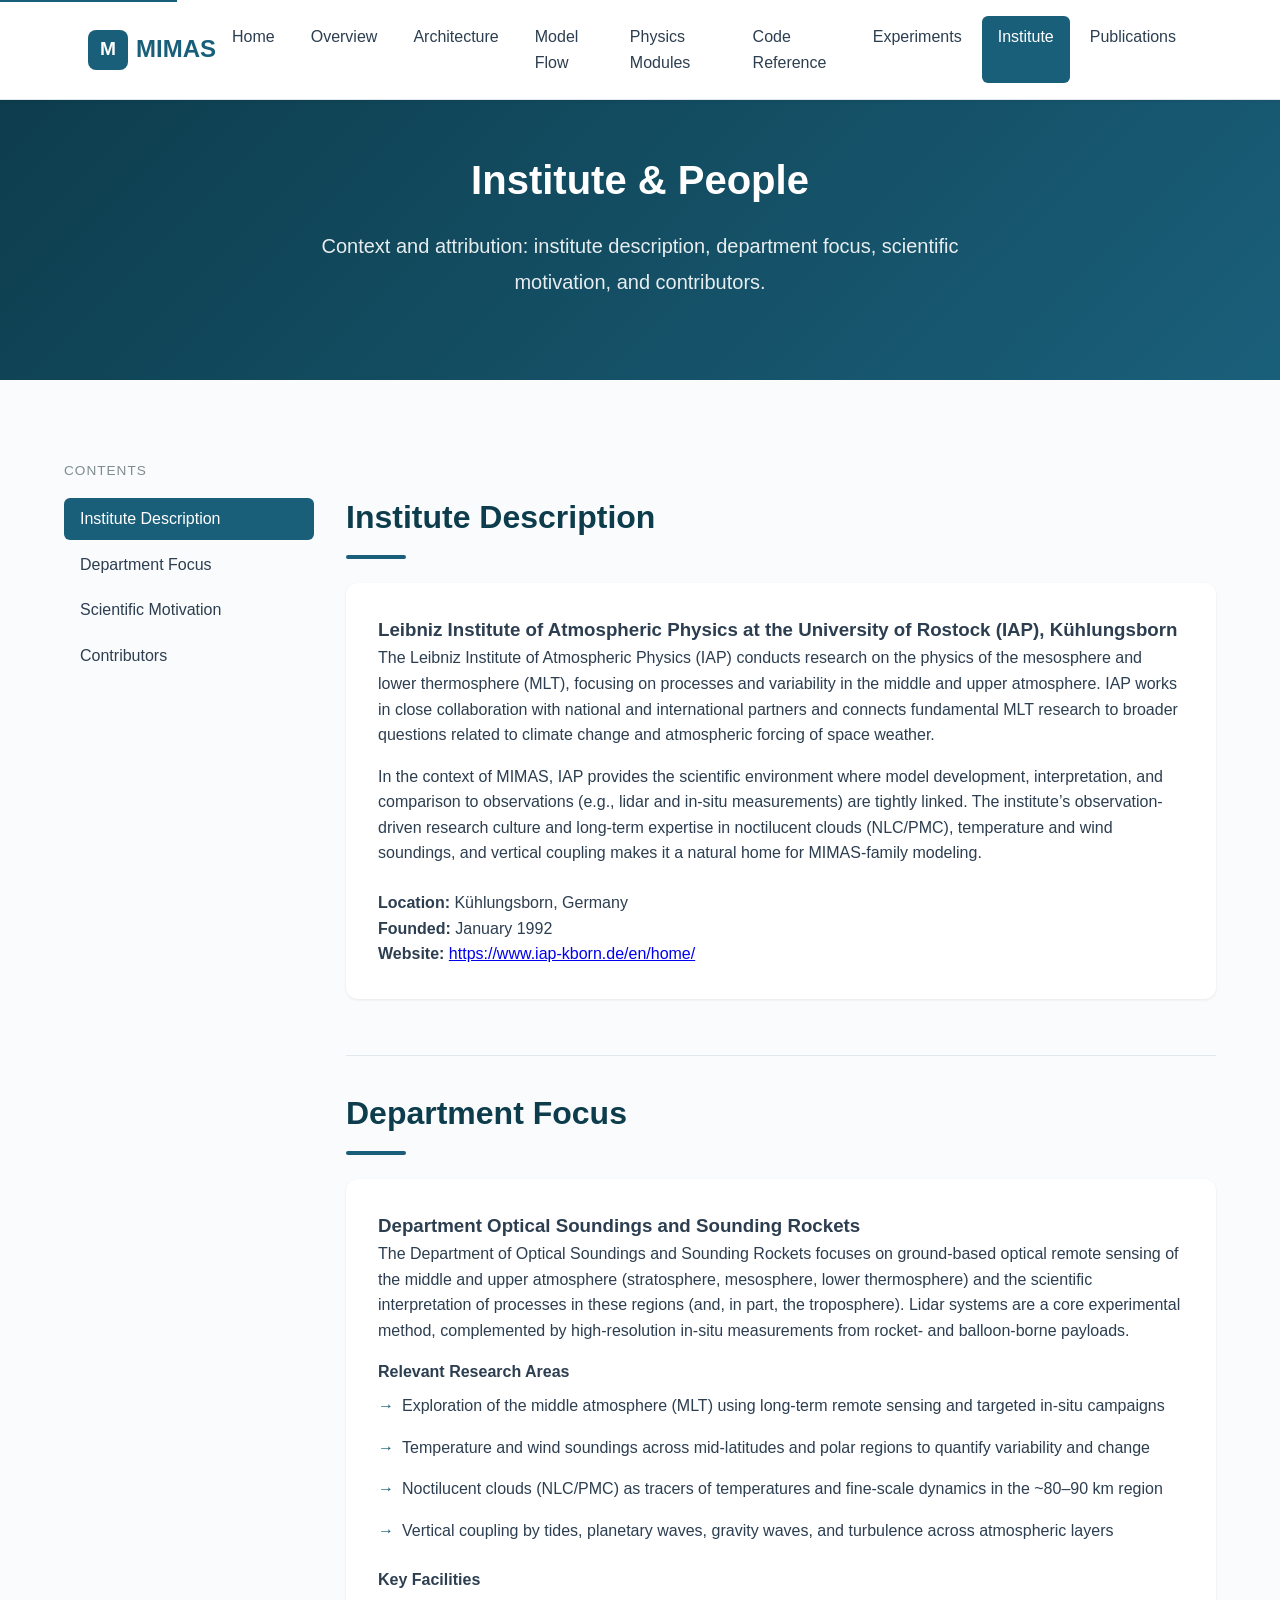
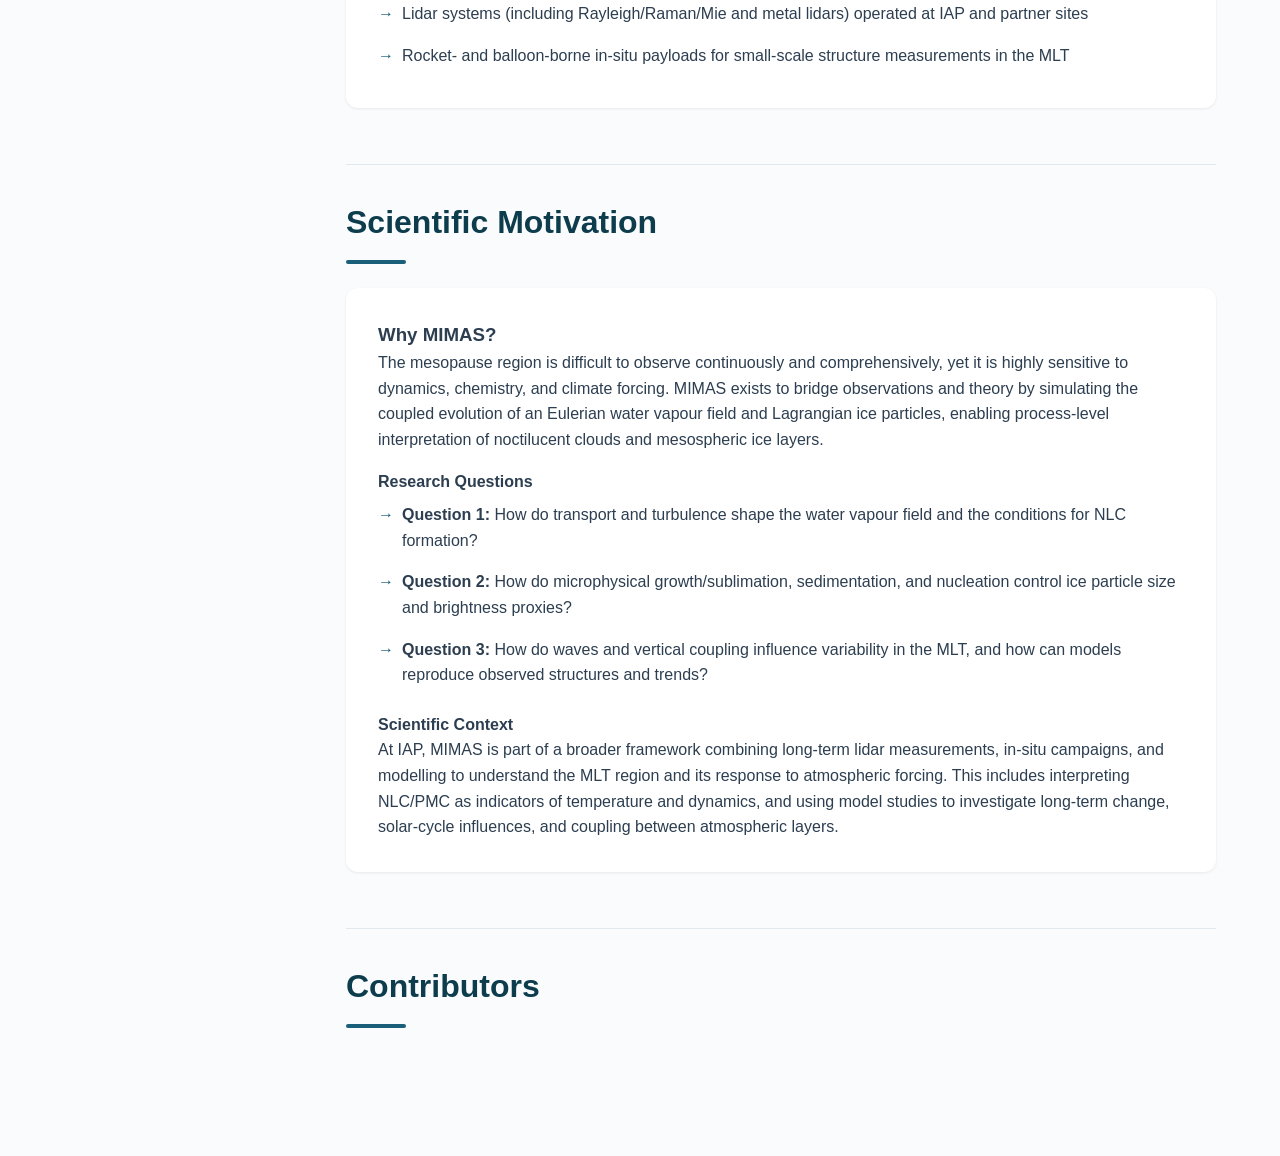
<file: institute.html>
<!DOCTYPE html>
<html lang="en">
<head>
    <meta charset="UTF-8">
    <meta name="viewport" content="width=device-width, initial-scale=1.0">
    <title>Institute & People - MIMAS Documentation</title>
    <link rel="stylesheet" href="styles.css">
</head>
<body>
    <a href="#main-content" class="skip-link">Skip to main content</a>
    
    <header class="header">
        <div class="container">
            <div class="header-content">
                <a href="index.html" class="logo">
                    <div class="logo-icon">M</div>
                    <span class="logo-text">MIMAS</span>
                </a>
                
                <button class="mobile-menu-btn" aria-label="Toggle menu">
                    <span></span>
                    <span></span>
                    <span></span>
                </button>
                
                <nav class="nav-main" id="main-nav">
                    <a href="index.html" class="nav-link">Home</a>
                    <a href="overview.html" class="nav-link">Overview</a>
                    <a href="architecture.html" class="nav-link">Architecture</a>
                    <a href="flow.html" class="nav-link">Model Flow</a>
                    <a href="modules.html" class="nav-link">Physics Modules</a>
                    <a href="code-reference.html" class="nav-link">Code Reference</a>
                    <a href="experiments.html" class="nav-link">Experiments</a>
                    <a href="institute.html" class="nav-link active">Institute</a>
                    <a href="publications.html" class="nav-link">Publications</a>
                </nav>
            </div>
        </div>
    </header>
    
    <main id="main-content">
        <section class="hero" style="background: linear-gradient(135deg, #0d3d4d 0%, #1a5f7a 100%);">
            <div class="container">
                <h1>Institute & People</h1>
                <p class="hero-description">
                    Context and attribution: institute description, department focus, scientific motivation, and contributors.
                </p>
            </div>
        </section>
        
        <section class="main-content">
            <div class="container">
                <div class="sidebar-layout">
                    <aside class="sidebar-nav">
                        <div class="sidebar-title">Contents</div>
                        <a href="#institute" class="sidebar-link active">Institute Description</a>
                        <a href="#department" class="sidebar-link">Department Focus</a>
                        <a href="#motivation" class="sidebar-link">Scientific Motivation</a>
                        <a href="#contributors" class="sidebar-link">Contributors</a>
                    </aside>
                    
                    <div class="main-column">
                        <!-- Institute Description -->
                        <section id="institute" class="content-section">
                            <h2 class="section-title">Institute Description</h2>
                            
                            <div class="content-box">
                                <h3>Leibniz Institute of Atmospheric Physics at the University of Rostock (IAP), Kühlungsborn</h3>
                                <p>
                                    The Leibniz Institute of Atmospheric Physics (IAP) conducts research on the physics of the
                                    mesosphere and lower thermosphere (MLT), focusing on processes and variability in the
                                    middle and upper atmosphere. IAP works in close collaboration with national and international
                                    partners and connects fundamental MLT research to broader questions related to climate change
                                    and atmospheric forcing of space weather.
                                </p>
                                
                                <p style="margin-top: var(--spacing-md);">
                                    In the context of MIMAS, IAP provides the scientific environment where model development,
                                    interpretation, and comparison to observations (e.g., lidar and in-situ measurements) are tightly linked.
                                    The institute’s observation-driven research culture and long-term expertise in noctilucent clouds (NLC/PMC),
                                    temperature and wind soundings, and vertical coupling makes it a natural home for MIMAS-family modeling.
                                </p>
                                
                                <div style="margin-top: var(--spacing-lg);">
                                    <strong>Location:</strong> Kühlungsborn, Germany<br>
                                    <strong>Founded:</strong> January 1992<br>
                                    <strong>Website:</strong> <a href="[URL]" target="_blank" rel="noopener">https://www.iap-kborn.de/en/home/</a>
                                </div>
                            </div>
                        </section>
                        
                        <!-- Department Focus -->
                        <section id="department" class="content-section">
                            <h2 class="section-title">Department Focus</h2>
                            
                            <div class="content-box">
                                <h3>Department Optical Soundings and Sounding Rockets</h3>
                                <p>
                                    The Department of Optical Soundings and Sounding Rockets focuses on ground-based optical remote sensing
                                    of the middle and upper atmosphere (stratosphere, mesosphere, lower thermosphere) and the scientific
                                    interpretation of processes in these regions (and, in part, the troposphere). Lidar systems are a core
                                    experimental method, complemented by high-resolution in-situ measurements from rocket- and balloon-borne payloads.
                                </p>
                                
                                <h4 style="margin-top: var(--spacing-md);">Relevant Research Areas</h4>
                                <ul class="content-list">
                                    <li>Exploration of the middle atmosphere (MLT) using long-term remote sensing and targeted in-situ campaigns</li>
                                    <li>Temperature and wind soundings across mid-latitudes and polar regions to quantify variability and change</li>
                                    <li>Noctilucent clouds (NLC/PMC) as tracers of temperatures and fine-scale dynamics in the ~80–90 km region</li>
                                    <li>Vertical coupling by tides, planetary waves, gravity waves, and turbulence across atmospheric layers</li>
                                </ul>
                                
                                <h4 style="margin-top: var(--spacing-md);">Key Facilities</h4>
                                <ul class="content-list">
                                    <li>Lidar systems (including Rayleigh/Raman/Mie and metal lidars) operated at IAP and partner sites</li>
                                    <li>Rocket- and balloon-borne in-situ payloads for small-scale structure measurements in the MLT</li>
                                </ul>
                            </div>
                        </section>
                        
                        <!-- Scientific Motivation -->
                        <section id="motivation" class="content-section">
                            <h2 class="section-title">Scientific Motivation</h2>
                            
                            <div class="content-box">
                                <h3>Why MIMAS?</h3>
                                <p>
                                    The mesopause region is difficult to observe continuously and comprehensively, yet it is highly sensitive to
                                    dynamics, chemistry, and climate forcing. MIMAS exists to bridge observations and theory by simulating the
                                    coupled evolution of an Eulerian water vapour field and Lagrangian ice particles, enabling process-level
                                    interpretation of noctilucent clouds and mesospheric ice layers.
                                </p>
                                
                                <h4 style="margin-top: var(--spacing-md);">Research Questions</h4>
                                <ul class="content-list">
                                    <li><strong>Question 1:</strong> How do transport and turbulence shape the water vapour field and the conditions for NLC formation?</li>
                                    <li><strong>Question 2:</strong> How do microphysical growth/sublimation, sedimentation, and nucleation control ice particle size and brightness proxies?</li>
                                    <li><strong>Question 3:</strong> How do waves and vertical coupling influence variability in the MLT, and how can models reproduce observed structures and trends?</li>
                                </ul>
                                
                                <h4 style="margin-top: var(--spacing-md);">Scientific Context</h4>
                                <p>
                                    At IAP, MIMAS is part of a broader framework combining long-term lidar measurements, in-situ campaigns,
                                    and modelling to understand the MLT region and its response to atmospheric forcing. This includes
                                    interpreting NLC/PMC as indicators of temperature and dynamics, and using model studies to investigate
                                    long-term change, solar-cycle influences, and coupling between atmospheric layers.
                                </p>
                            </div>
                        </section>
                        
                        <!-- Contributors -->
                        <section id="contributors" class="content-section">
                            <h2 class="section-title">Contributors</h2>
                            
                            <div class="content-bo
</file>
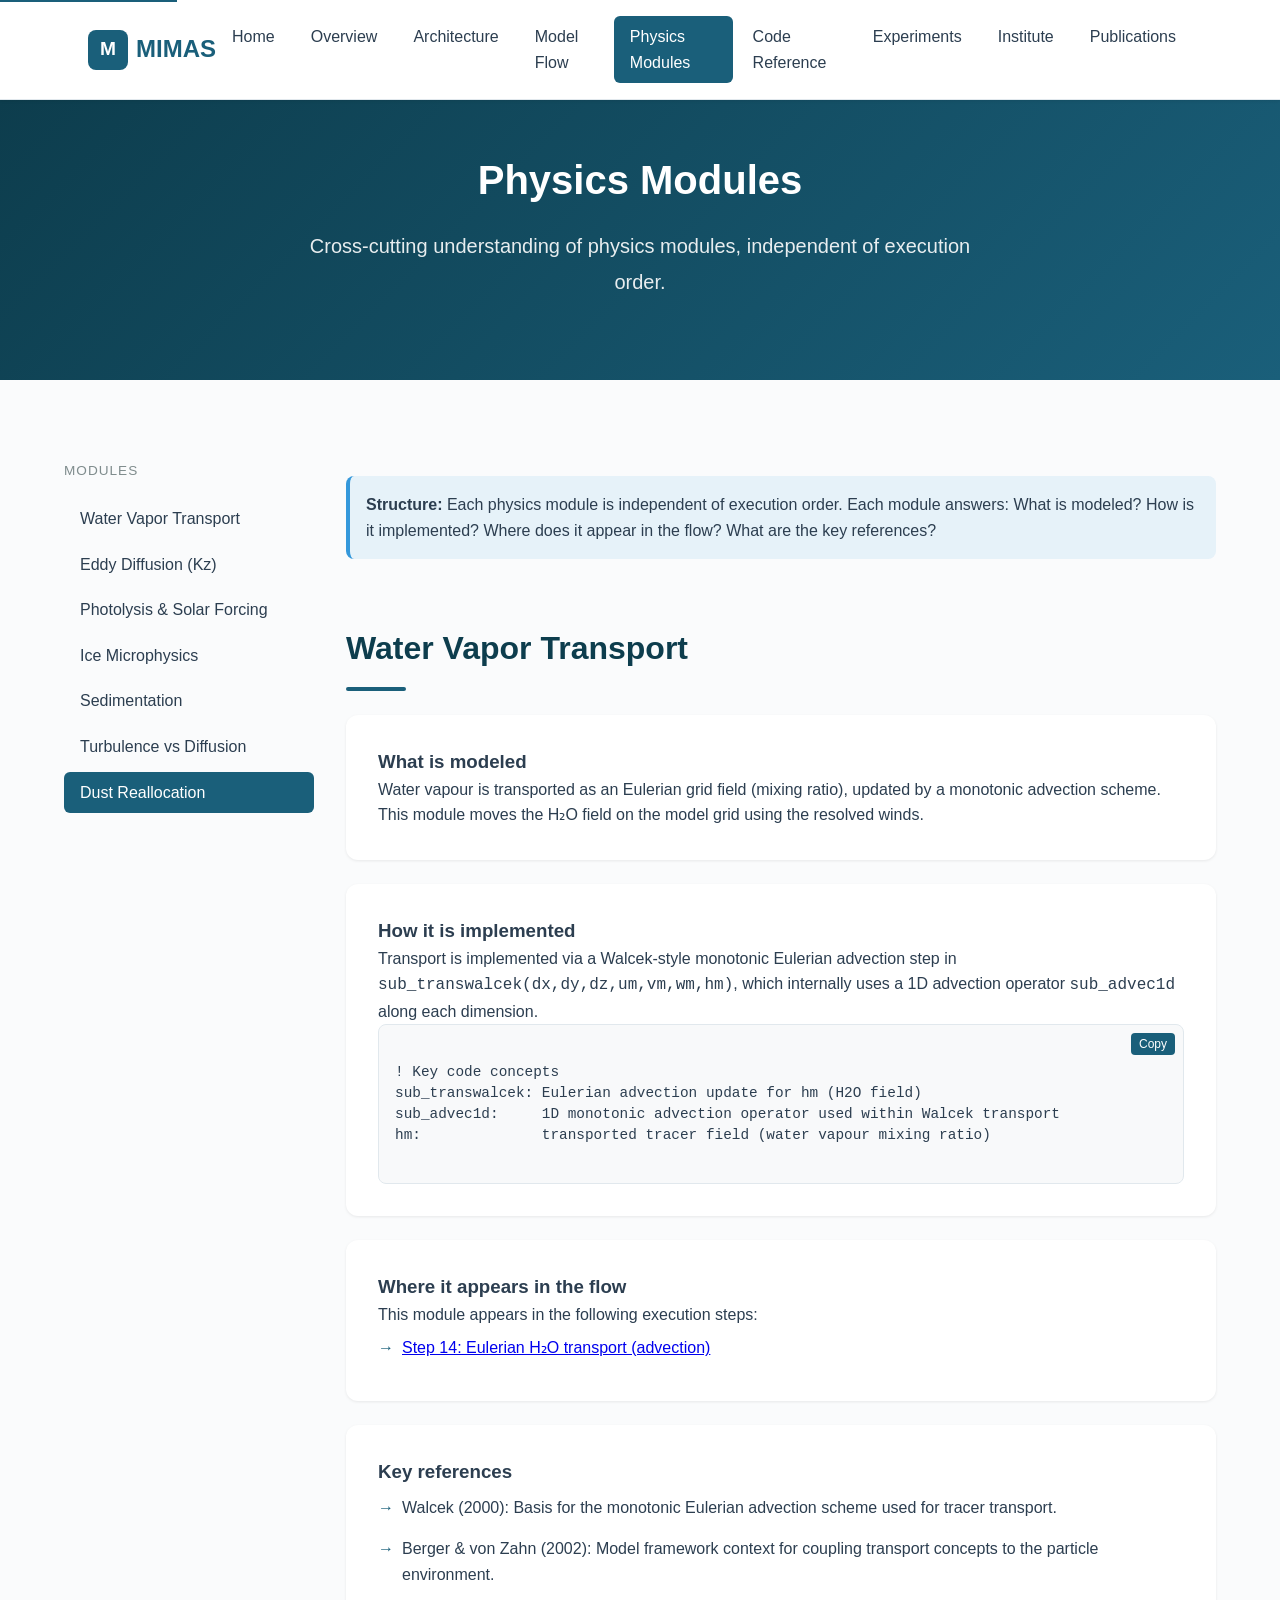
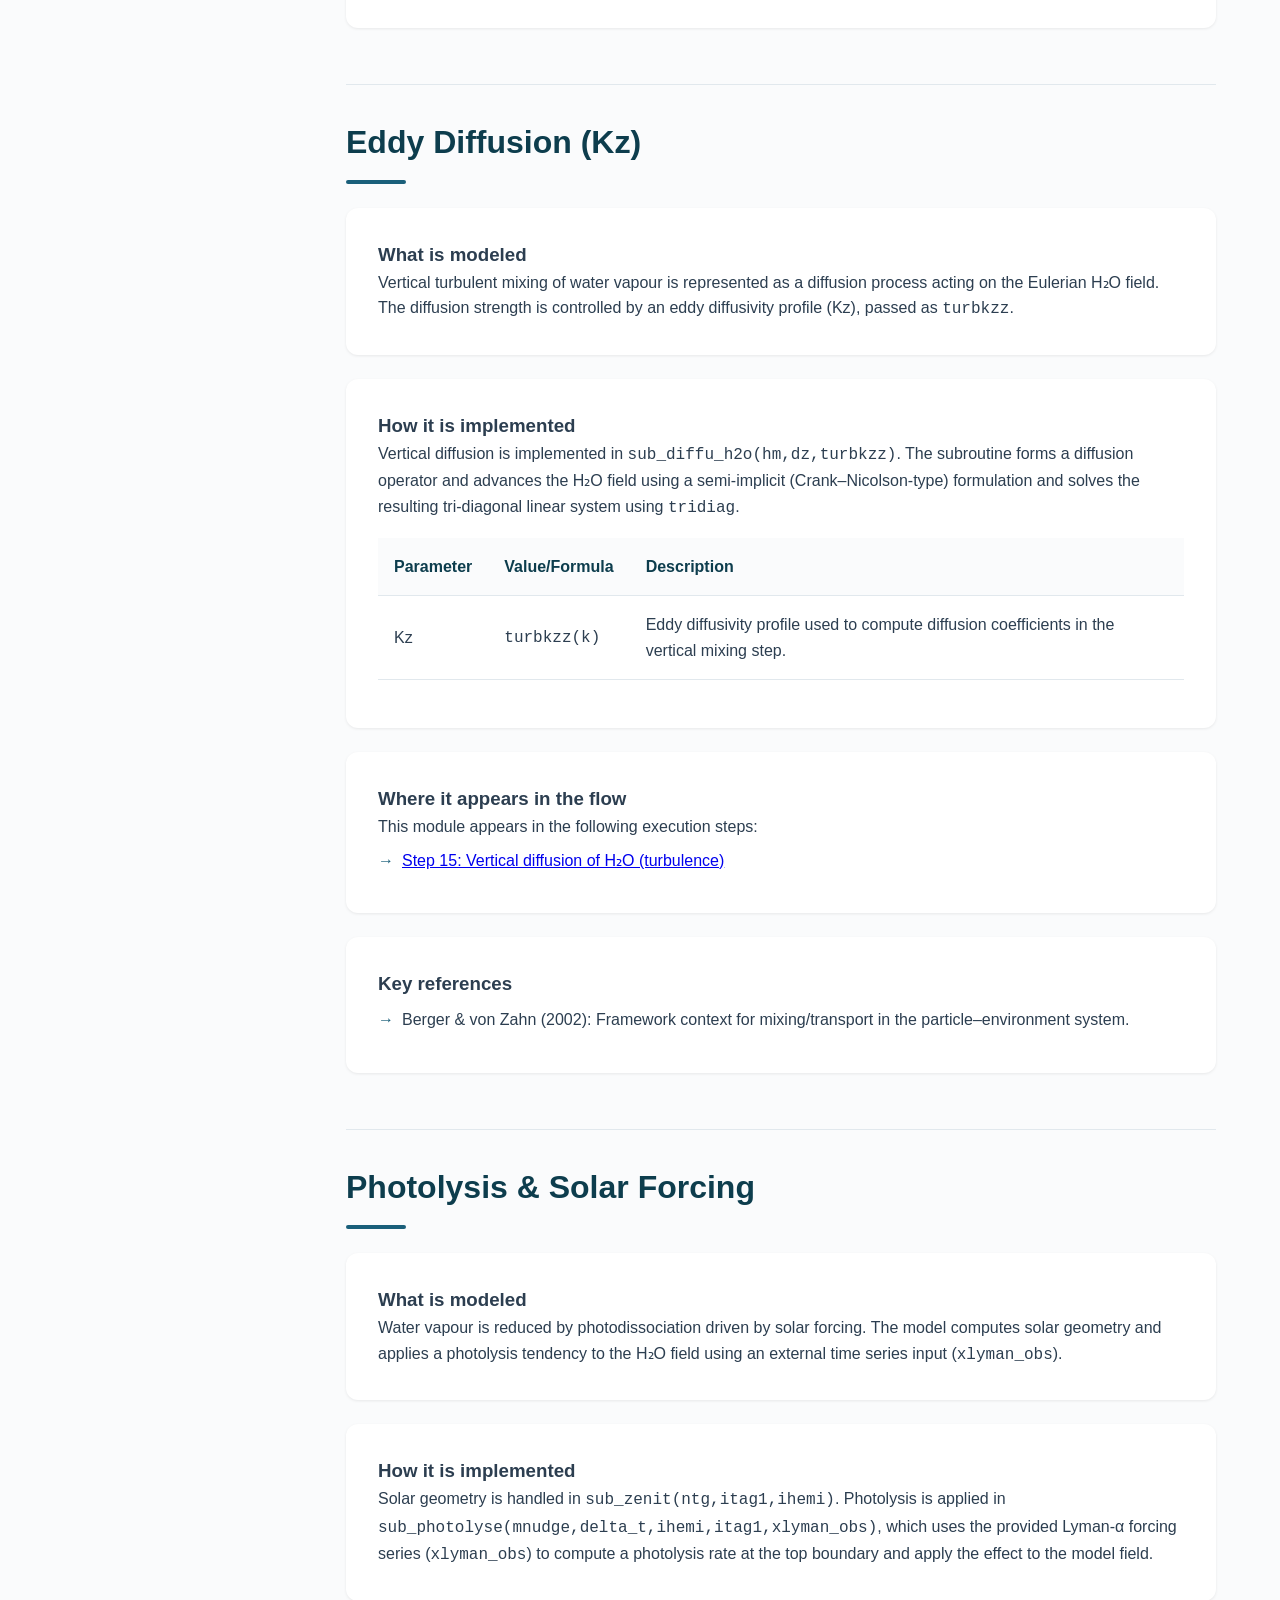
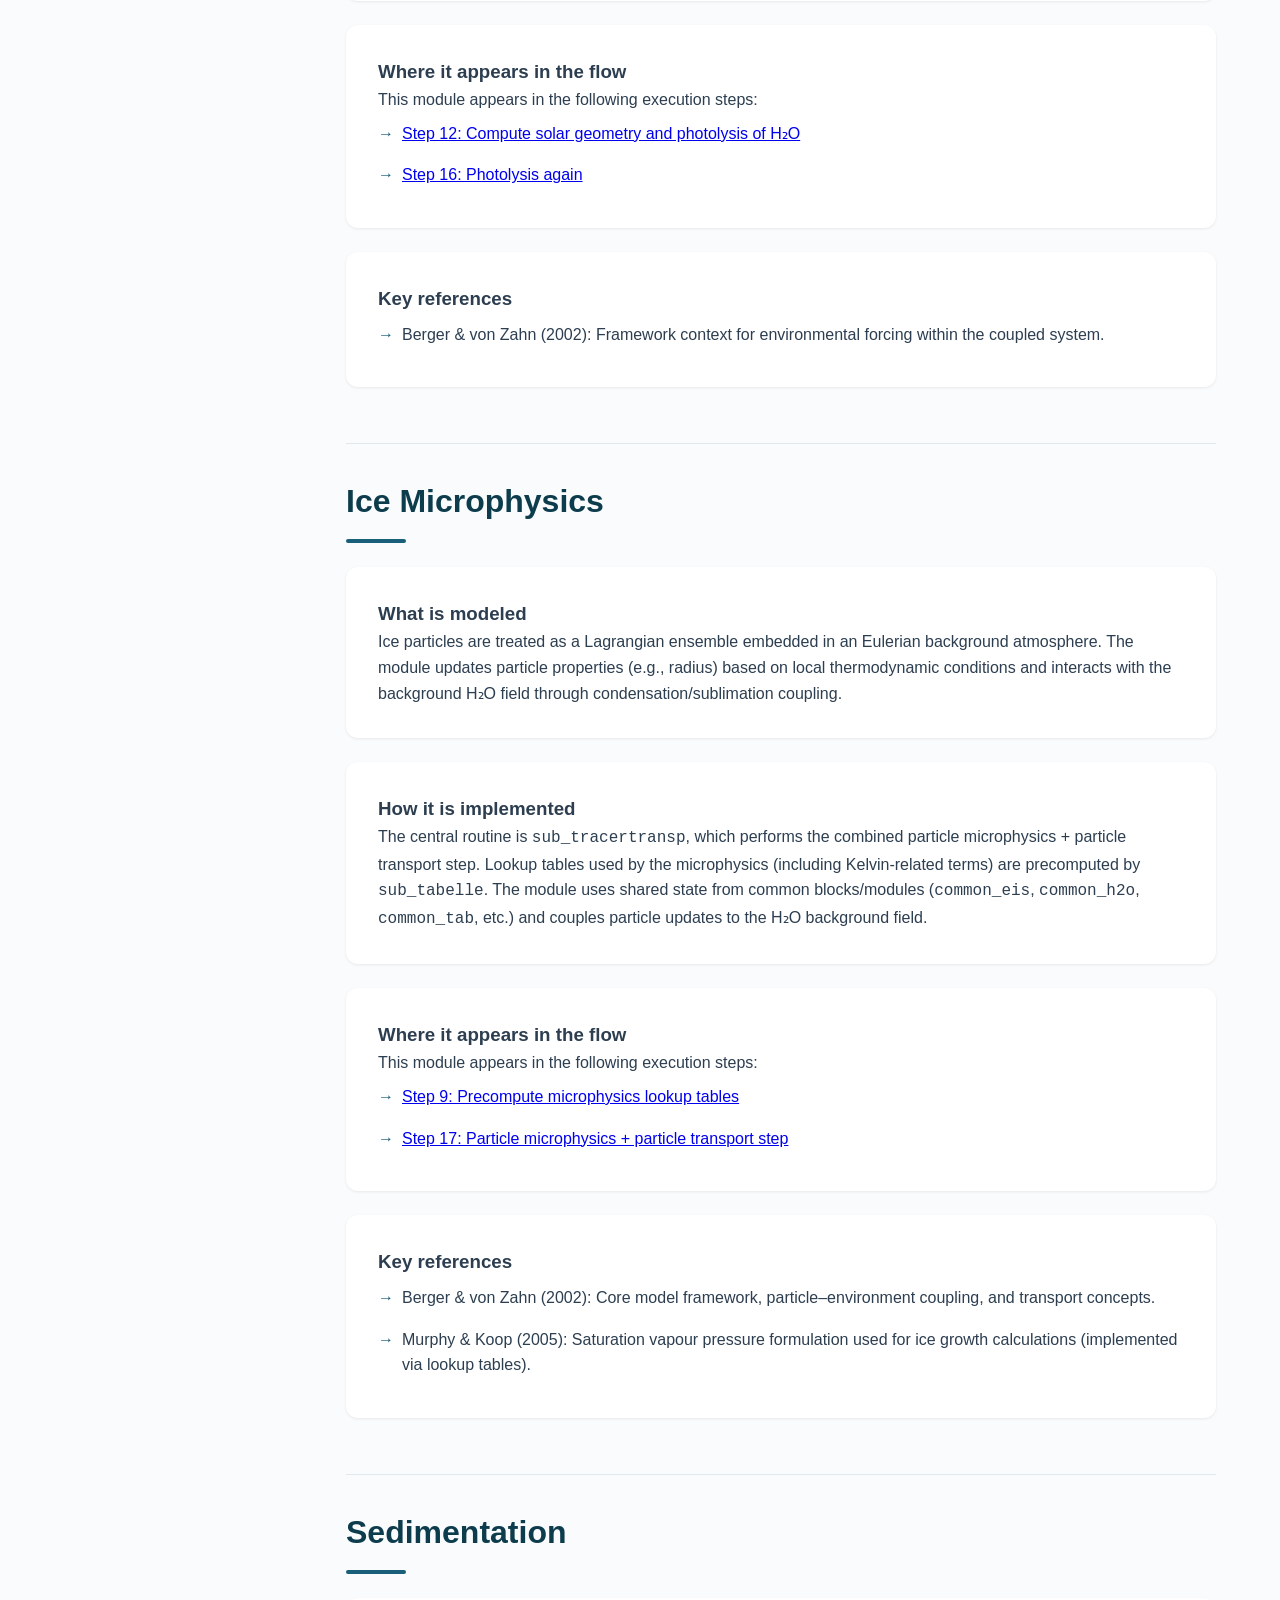
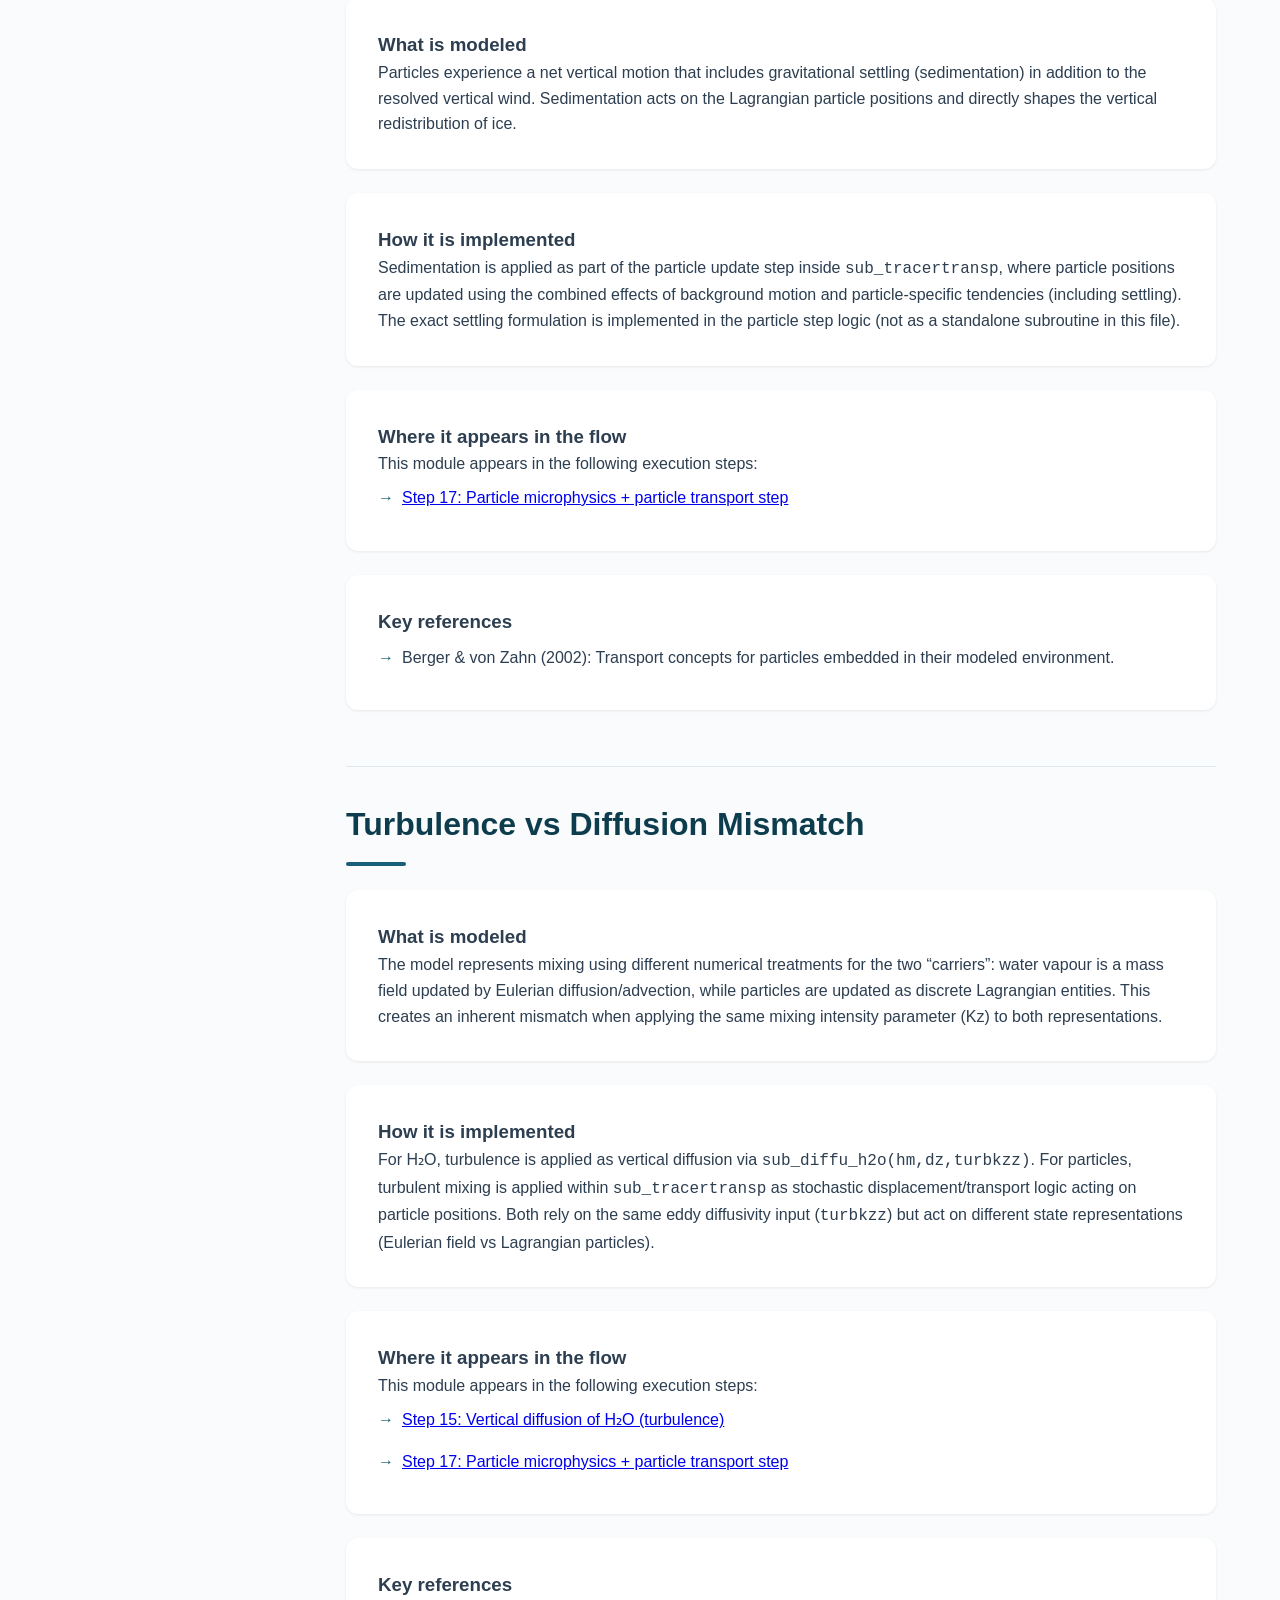
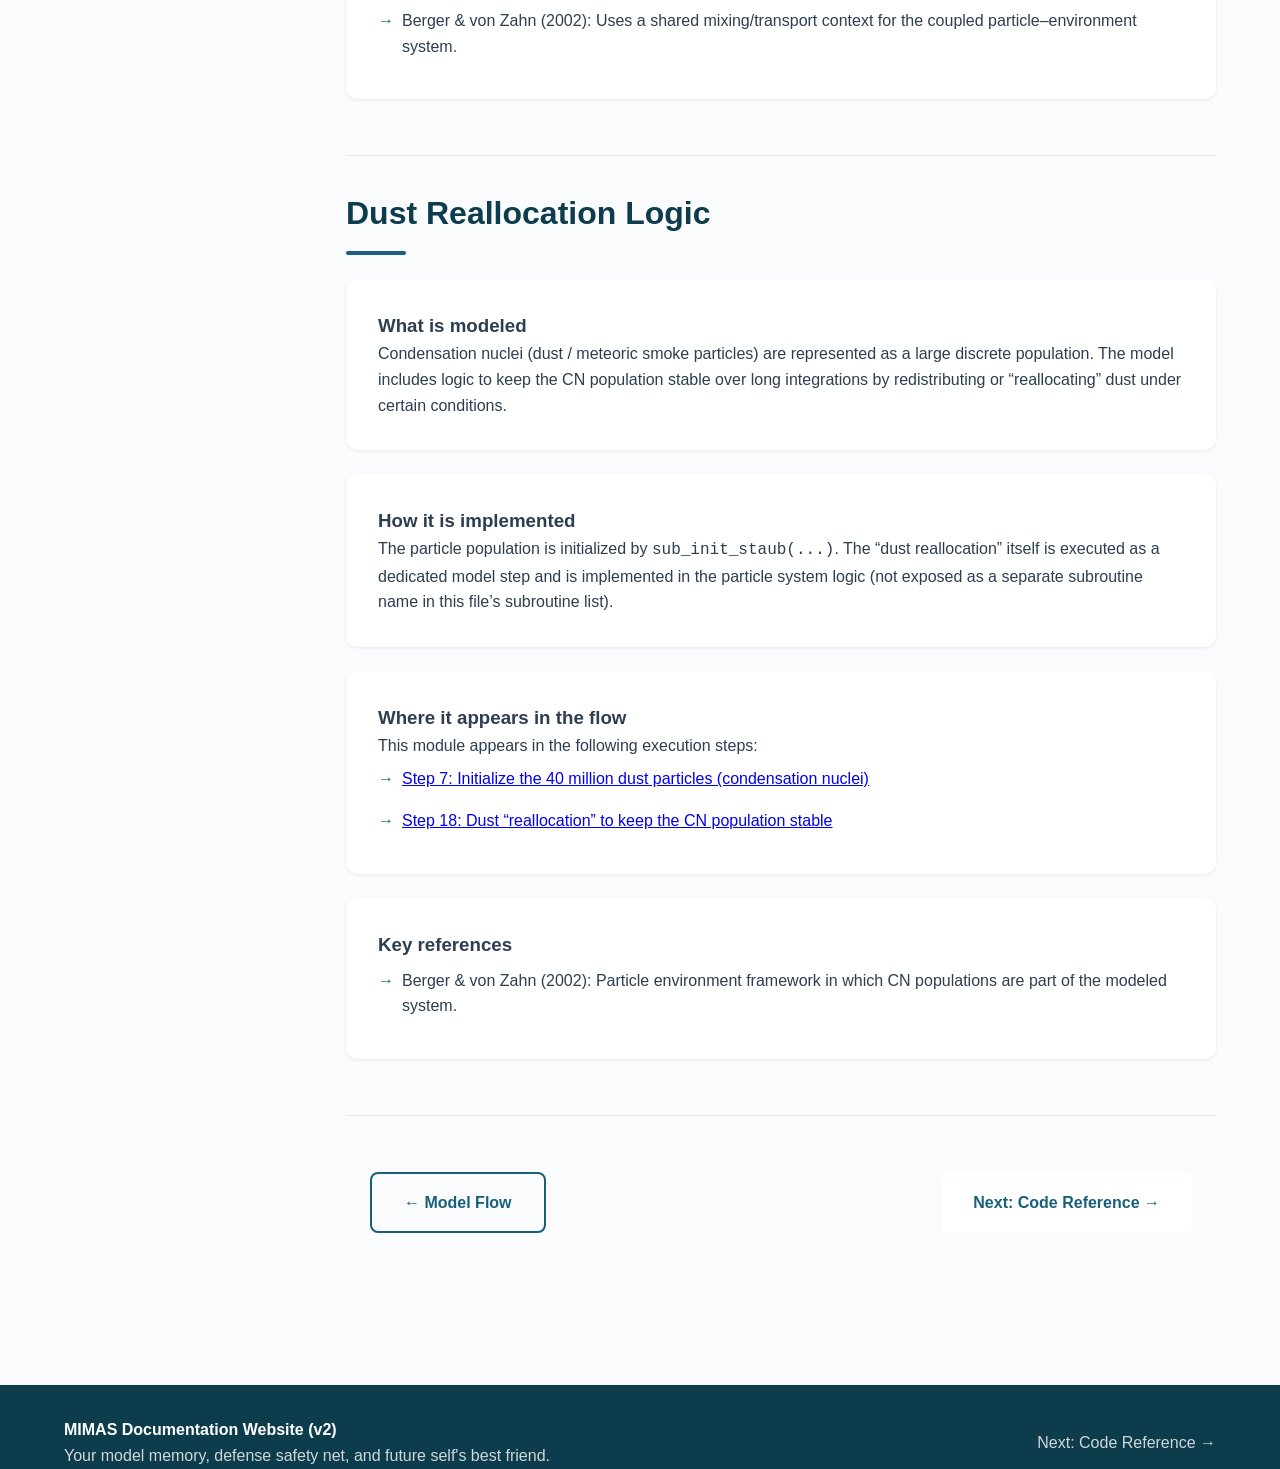
<file: modules.html>
<!DOCTYPE html>
<html lang="en">
<head>
    <meta charset="UTF-8">
    <meta name="viewport" content="width=device-width, initial-scale=1.0">
    <title>Physics Modules - MIMAS Documentation</title>
    <link rel="stylesheet" href="styles.css">
</head>
<body>
    <a href="#main-content" class="skip-link">Skip to main content</a>
    
    <header class="header">
        <div class="container">
            <div class="header-content">
                <a href="index.html" class="logo">
                    <div class="logo-icon">M</div>
                    <span class="logo-text">MIMAS</span>
                </a>
                
                <button class="mobile-menu-btn" aria-label="Toggle menu">
                    <span></span>
                    <span></span>
                    <span></span>
                </button>
                
                <nav class="nav-main" id="main-nav">
                    <a href="index.html" class="nav-link">Home</a>
                    <a href="overview.html" class="nav-link">Overview</a>
                    <a href="architecture.html" class="nav-link">Architecture</a>
                    <a href="flow.html" class="nav-link">Model Flow</a>
                    <a href="modules.html" class="nav-link active">Physics Modules</a>
                    <a href="code-reference.html" class="nav-link">Code Reference</a>
                    <a href="experiments.html" class="nav-link">Experiments</a>
                    <a href="institute.html" class="nav-link">Institute</a>
                    <a href="publications.html" class="nav-link">Publications</a>
                </nav>
            </div>
        </div>
    </header>
    
    <main id="main-content">
        <section class="hero" style="background: linear-gradient(135deg, #0d3d4d 0%, #1a5f7a 100%);">
            <div class="container">
                <h1>Physics Modules</h1>
                <p class="hero-description">
                    Cross-cutting understanding of physics modules, independent of execution order.
                </p>
            </div>
        </section>
        
        <section class="main-content">
            <div class="container">
                <div class="sidebar-layout">
                    <aside class="sidebar-nav">
                        <div class="sidebar-title">Modules</div>
                        <a href="#transport" class="sidebar-link active">Water Vapor Transport</a>
                        <a href="#eddy-diffusion" class="sidebar-link">Eddy Diffusion (Kz)</a>
                        <a href="#photolysis" class="sidebar-link">Photolysis & Solar Forcing</a>
                        <a href="#microphysics" class="sidebar-link">Ice Microphysics</a>
                        <a href="#sedimentation" class="sidebar-link">Sedimentation</a>
                        <a href="#turbulence" class="sidebar-link">Turbulence vs Diffusion</a>
                        <a href="#dust" class="sidebar-link">Dust Reallocation</a>
                    </aside>
                    
                    <div class="main-column">
                        <div class="alert alert-info" style="margin-bottom: var(--spacing-xl);">
                            <strong>Structure:</strong> Each physics module is independent of execution order. 
                            Each module answers: What is modeled? How is it implemented? Where does it appear in the flow? 
                            What are the key references?
                        </div>
                        
                        <!-- Water Vapor Transport -->
                        <section id="transport" class="content-section">
                            <h2 class="section-title">Water Vapor Transport</h2>
                            
                            <div class="content-box">
                                <h3>What is modeled</h3>
                                <p>
                                    Water vapour is transported as an Eulerian grid field (mixing ratio), updated by a monotonic
                                    advection scheme. This module moves the H₂O field on the model grid using the resolved winds.
                                </p>
                            </div>
                            
                            <div class="content-box">
                                <h3>How it is implemented</h3>
                                <p>
                                    Transport is implemented via a Walcek-style monotonic Eulerian advection step in
                                    <code>sub_transwalcek(dx,dy,dz,um,vm,wm,hm)</code>, which internally uses a 1D advection operator
                                    <code>sub_advec1d</code> along each dimension.
                                </p>
                                <div class="code-block">
                                    <code>
! Key code concepts
sub_transwalcek: Eulerian advection update for hm (H2O field)
sub_advec1d:     1D monotonic advection operator used within Walcek transport
hm:              transported tracer field (water vapour mixing ratio)
                                    </code>
                                </div>
                            </div>
                            
                            <div class="content-box">
                                <h3>Where it appears in the flow</h3>
                                <p>This module appears in the following execution steps:</p>
                                <ul class="content-list">
                                    <li><a href="flow.html#step14">Step 14: Eulerian H₂O transport (advection)</a></li>
                                </ul>
                            </div>
                            
                            <div class="content-box">
                                <h3>Key references</h3>
                                <ul class="content-list">
                                    <li>Walcek (2000): Basis for the monotonic Eulerian advection scheme used for tracer transport.</li>
                                    <li>Berger &amp; von Zahn (2002): Model framework context for coupling transport concepts to the particle environment.</li>
                                </ul>
                            </div>
                        </section>
                        
                        <!-- Eddy Diffusion -->
                        <section id="eddy-diffusion" class="content-section">
                            <h2 class="section-title">Eddy Diffusion (Kz)</h2>
                            
                            <div class="content-box">
                                <h3>What is modeled</h3>
                                <p>
                                    Vertical turbulent mixing of water vapour is represented as a diffusion process acting on the Eulerian H₂O field.
                                    The diffusion strength is controlled by an eddy diffusivity profile (Kz), passed as <code>turbkzz</code>.
                                </p>
                            </div>
                            
                            <div class="content-box">
                                <h3>How it is implemented</h3>
                                <p>
                                    Vertical diffusion is implemented in <code>sub_diffu_h2o(hm,dz,turbkzz)</code>. The subroutine forms a diffusion
                                    operator and advances the H₂O field using a semi-implicit (Crank–Nicolson-type) formulation and solves the resulting
                                    tri-diagonal linear system using <code>tridiag</code>.
                                </p>
                                <table class="data-table">
                                    <tr>
                                        <th>Parameter</th>
                                        <th>Value/Formula</th>
                                        <th>Description</th>
                                    </tr>
                                    <tr>
                                        <td>Kz</td>
                                        <td><code>turbkzz(k)</code></td>
                                        <td>Eddy diffusivity profile used to compute diffusion coefficients in the vertical mixing step.</td>
                                    </tr>
                                </table>
                            </div>
                            
                            <div class="content-box">
                                <h3>Where it appears in the flow</h3>
                                <p>This module appears in the following execution steps:</p>
                                <ul class="content-list">
                                    <li><a href="flow.html#step15">Step 15: Vertical diffusion of H₂O (turbulence)</a></li>
                                </ul>
                            </div>
                            
                            <div class="content-box">
                                <h3>Key references</h3>
                                <ul class="content-list">
                                    <li>Berger &amp; von Zahn (2002): Framework context for mixing/transport in the particle–environment system.</li>
                                </ul>
                            </div>
                        </section>
                        
                        <!-- Photolysis -->
                        <section id="photolysis" class="content-section">
                            <h2 class="section-title">Photolysis & Solar Forcing</h2>
                            
                            <div class="content-box">
                                <h3>What is modeled</h3>
                                <p>
                                    Water vapour is reduced by photodissociation driven by solar forcing. The model computes solar geometry
                                    and applies a photolysis tendency to the H₂O field using an external time series input
                                    (<code>xlyman_obs</code>).
                                </p>
                            </div>
                            
                            <div class="content-box">
                                <h3>How it is implemented</h3>
                                <p>
                                    Solar geometry is handled in <code>sub_zenit(ntg,itag1,ihemi)</code>. Photolysis is applied in
                                    <code>sub_photolyse(mnudge,delta_t,ihemi,itag1,xlyman_obs)</code>, which uses the provided Lyman-α forcing series
                                    (<code>xlyman_obs</code>) to compute a photolysis rate at the top boundary and apply the effect to the model field.
                                </p>
                            </div>
                            
                            <div class="content-box">
                                <h3>Where it appears in the flow</h3>
                                <p>This module appears in the following execution steps:</p>
                                <ul class="content-list">
                                    <li><a href="flow.html#step12">Step 12: Compute solar geometry and photolysis of H₂O</a></li>
                                    <li><a href="flow.html#step16">Step 16: Photolysis again</a></li>
                                </ul>
                            </div>
                            
                            <div class="content-box">
                                <h3>Key references</h3>
                                <ul class="content-list">
                                    <li>Berger &amp; von Zahn (2002): Framework context for environmental forcing within the coupled system.</li>
                                </ul>
                            </div>
                        </section>
                        
                        <!-- Ice Microphysics -->
                        <section id="microphysics" class="content-section">
                            <h2 class="section-title">Ice Microphysics</h2>
                            
                            <div class="content-box">
                                <h3>What is modeled</h3>
                                <p>
                                    Ice particles are treated as a Lagrangian ensemble embedded in an Eulerian background atmosphere. The module updates
                                    particle properties (e.g., radius) based on local thermodynamic conditions and interacts with the background H₂O field
                                    through condensation/sublimation coupling.
                                </p>
                            </div>
                            
                            <div class="content-box">
                                <h3>How it is implemented</h3>
                                <p>
                                    The central routine is <code>sub_tracertransp</code>, which performs the combined particle microphysics + particle transport step.
                                    Lookup tables used by the microphysics (including Kelvin-related terms) are precomputed by <code>sub_tabelle</code>.
                                    The module uses shared state from common blocks/modules (<code>common_eis</code>, <code>common_h2o</code>, <code>common_tab</code>, etc.)
                                    and couples particle updates to the H₂O background field.
                                </p>
                            </div>
                            
                            <div class="content-box">
                                <h3>Where it appears in the flow</h3>
                                <p>This module appears in the following execution steps:</p>
                                <ul class="content-list">
                                    <li><a href="flow.html#step9">Step 9: Precompute microphysics lookup tables</a></li>
                                    <li><a href="flow.html#step17">Step 17: Particle microphysics + particle transport step</a></li>
                                </ul>
                            </div>
                            
                            <div class="content-box">
                                <h3>Key references</h3>
                                <ul class="content-list">
                                    <li>Berger &amp; von Zahn (2002): Core model framework, particle–environment coupling, and transport concepts.</li>
                                    <li>Murphy &amp; Koop (2005): Saturation vapour pressure formulation used for ice growth calculations (implemented via lookup tables).</li>
                                </ul>
                            </div>
                        </section>
                        
                        <!-- Sedimentation -->
                        <section id="sedimentation" class="content-section">
                            <h2 class="section-title">Sedimentation</h2>
                            
                            <div class="content-box">
                                <h3>What is modeled</h3>
                                <p>
                                    Particles experience a net vertical motion that includes gravitational settling (sedimentation) in addition to the resolved
                                    vertical wind. Sedimentation acts on the Lagrangian particle positions and directly shapes the vertical redistribution of ice.
                                </p>
                            </div>
                            
                            <div class="content-box">
                                <h3>How it is implemented</h3>
                                <p>
                                    Sedimentation is applied as part of the particle update step inside <code>sub_tracertransp</code>, where particle positions are updated
                                    using the combined effects of background motion and particle-specific tendencies (including settling). The exact settling formulation
                                    is implemented in the particle step logic (not as a standalone subroutine in this file).
                                </p>
                            </div>
                            
                            <div class="content-box">
                                <h3>Where it appears in the flow</h3>
                                <p>This module appears in the following execution steps:</p>
                                <ul class="content-list">
                                    <li><a href="flow.html#step17">Step 17: Particle microphysics + particle transport step</a></li>
                                </ul>
                            </div>
                            
                            <div class="content-box">
                                <h3>Key references</h3>
                                <ul class="content-list">
                                    <li>Berger &amp; von Zahn (2002): Transport concepts for particles embedded in their modeled environment.</li>
                                </ul>
                            </div>
                        </section>
                        
                        <!-- Turbulence vs Diffusion -->
                        <section id="turbulence" class="content-section">
                            <h2 class="section-title">Turbulence vs Diffusion Mismatch</h2>
                            
                            <div class="content-box">
                                <h3>What is modeled</h3>
                                <p>
                                    The model represents mixing using different numerical treatments for the two “carriers”:
                                    water vapour is a mass field updated by Eulerian diffusion/advection, while particles are updated as discrete Lagrangian entities.
                                    This creates an inherent mismatch when applying the same mixing intensity parameter (Kz) to both representations.
                                </p>
                            </div>
                            
                            <div class="content-box">
                                <h3>How it is implemented</h3>
                                <p>
                                    For H₂O, turbulence is applied as vertical diffusion via <code>sub_diffu_h2o(hm,dz,turbkzz)</code>.
                                    For particles, turbulent mixing is applied within <code>sub_tracertransp</code> as stochastic displacement/transport logic
                                    acting on particle positions. Both rely on the same eddy diffusivity input (<code>turbkzz</code>) but act on different state
                                    representations (Eulerian field vs Lagrangian particles).
                                </p>
                            </div>
                            
                            <div class="content-box">
                                <h3>Where it appears in the flow</h3>
                                <p>This module appears in the following execution steps:</p>
                                <ul class="content-list">
                                    <li><a href="flow.html#step15">Step 15: Vertical diffusion of H₂O (turbulence)</a></li>
                                    <li><a href="flow.html#step17">Step 17: Particle microphysics + particle transport step</a></li>
                                </ul>
                            </div>
                            
                            <div class="content-box">
                                <h3>Key references</h3>
                                <ul class="content-list">
                                    <li>Berger &amp; von Zahn (2002): Uses a shared mixing/transport context for the coupled particle–environment system.</li>
                                </ul>
                            </div>
                        </section>
                        
                        <!-- Dust Reallocation -->
                        <section id="dust" class="content-section">
                            <h2 class="section-title">Dust Reallocation Logic</h2>
                            
                            <div class="content-box">
                                <h3>What is modeled</h3>
                                <p>
                                    Condensation nuclei (dust / meteoric smoke particles) are represented as a large discrete population. The model includes
                                    logic to keep the CN population stable over long integrations by redistributing or “reallocating” dust under certain conditions.
                                </p>
                            </div>
                            
                            <div class="content-box">
                                <h3>How it is implemented</h3>
                                <p>
                                    The particle population is initialized by <code>sub_init_staub(...)</code>. The “dust reallocation” itself is executed as a dedicated
                                    model step and is implemented in the particle system logic (not exposed as a separate subroutine name in this file’s subroutine list).
                                </p>
                            </div>
                            
                            <div class="content-box">
                                <h3>Where it appears in the flow</h3>
                                <p>This module appears in the following execution steps:</p>
                                <ul class="content-list">
                                    <li><a href="flow.html#step7">Step 7: Initialize the 40 million dust particles (condensation nuclei)</a></li>
                                    <li><a href="flow.html#step18">Step 18: Dust “reallocation” to keep the CN population stable</a></li>
                                </ul>
                            </div>
                            
                            <div class="content-box">
                                <h3>Key references</h3>
                                <ul class="content-list">
                                    <li>Berger &amp; von Zahn (2002): Particle environment framework in which CN populations are part of the modeled system.</li>
                                </ul>
                            </div>
                        </section>
                        
                        <!-- Navigation -->
                        <div style="display: flex; justify-content: space-between; margin-top: var(--spacing-xl); padding: var(--spacing-lg); background: var(--bg-color); border-radius: 8px;">
                            <a href="flow.html" class="btn btn-outline">← Model Flow</a>
                            <a href="code-reference.html" class="btn btn-primary">Next: Code Reference →</a>
                        </div>
                    </div>
                </div>
            </div>
        </section>
    </main>
    
    <footer class="footer">
        <div class="container">
            <div class="footer-content">
                <div>
                    <strong>MIMAS Documentation Website (v2)</strong><br>
                    <span style="opacity: 0.8;">Your model memory, defense safety net, and future self's best friend.</span>
                </div>
                <nav class="footer-links">
                    <a href="code-reference.html">Next: Code Reference →</a>
                </nav>
            </div>
        </div>
    </footer>
    
    <script src="script.js"></script>
</body>
</html>
</file>
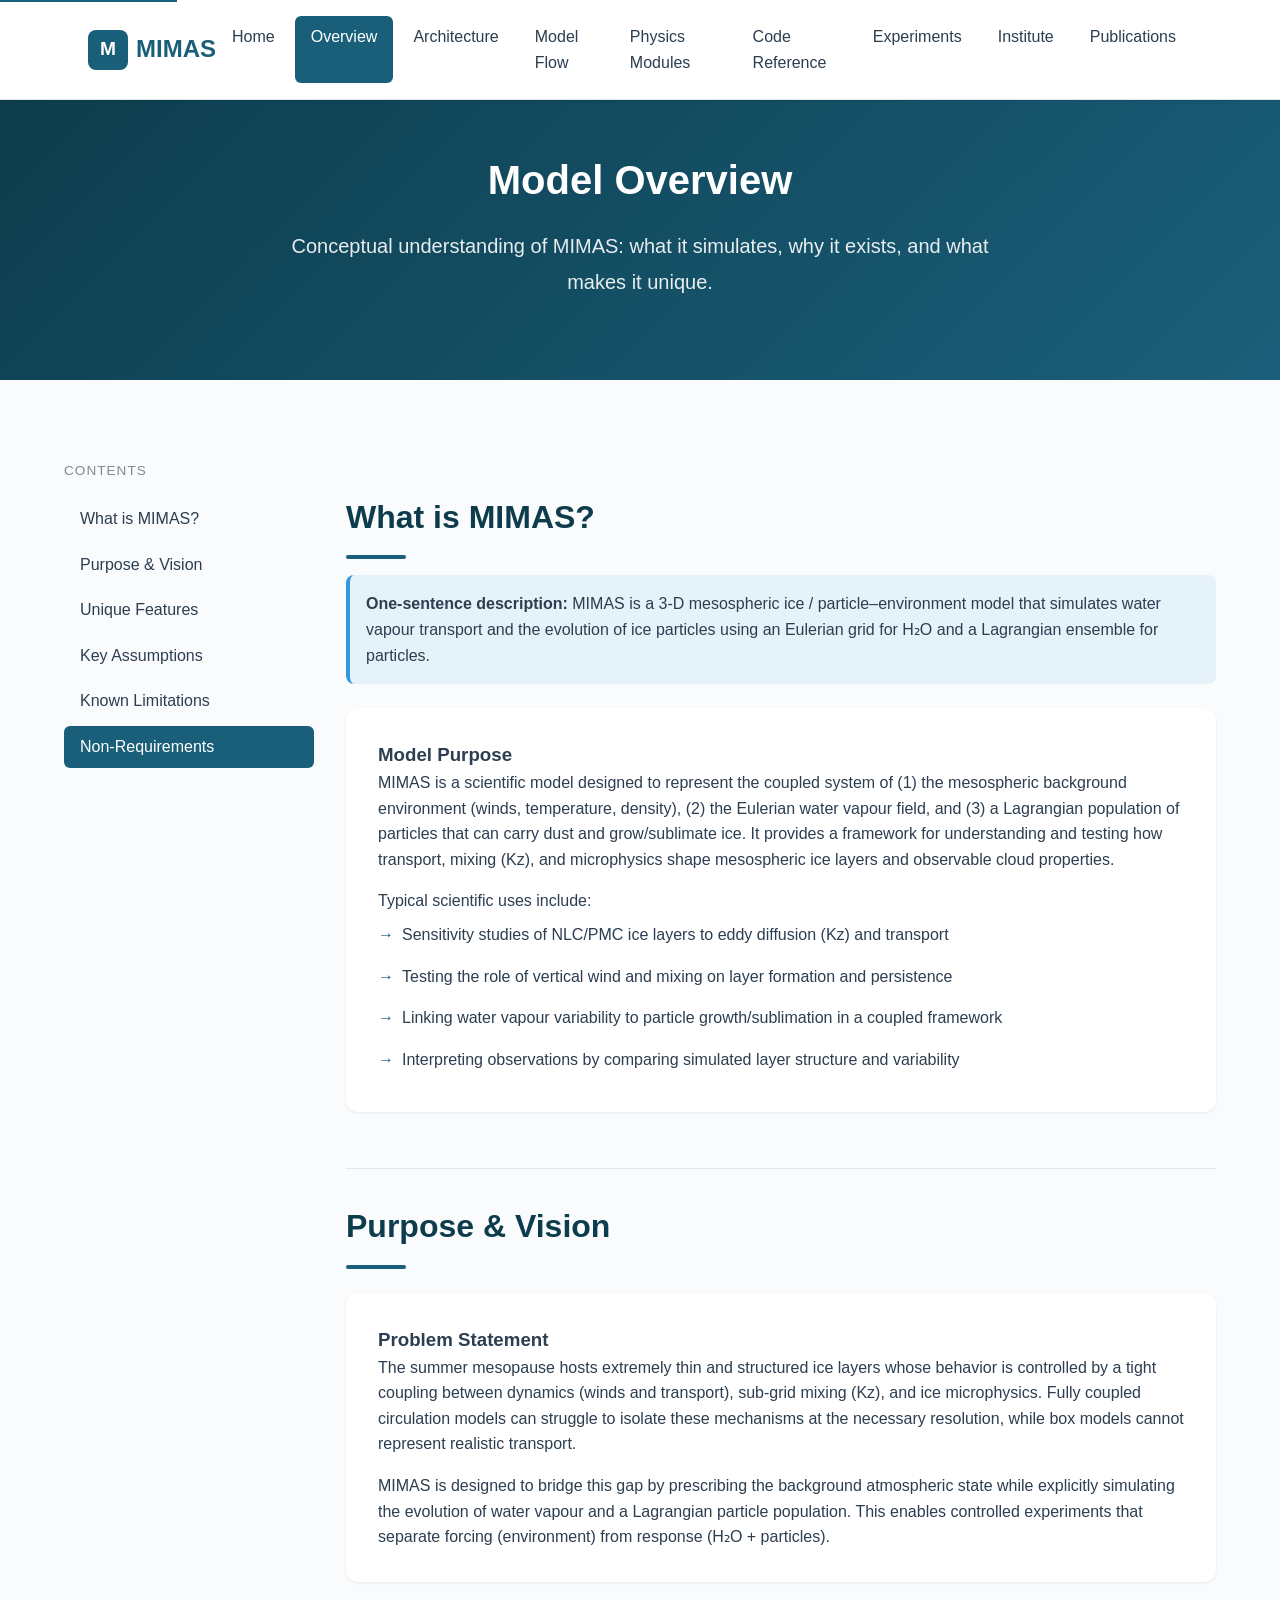
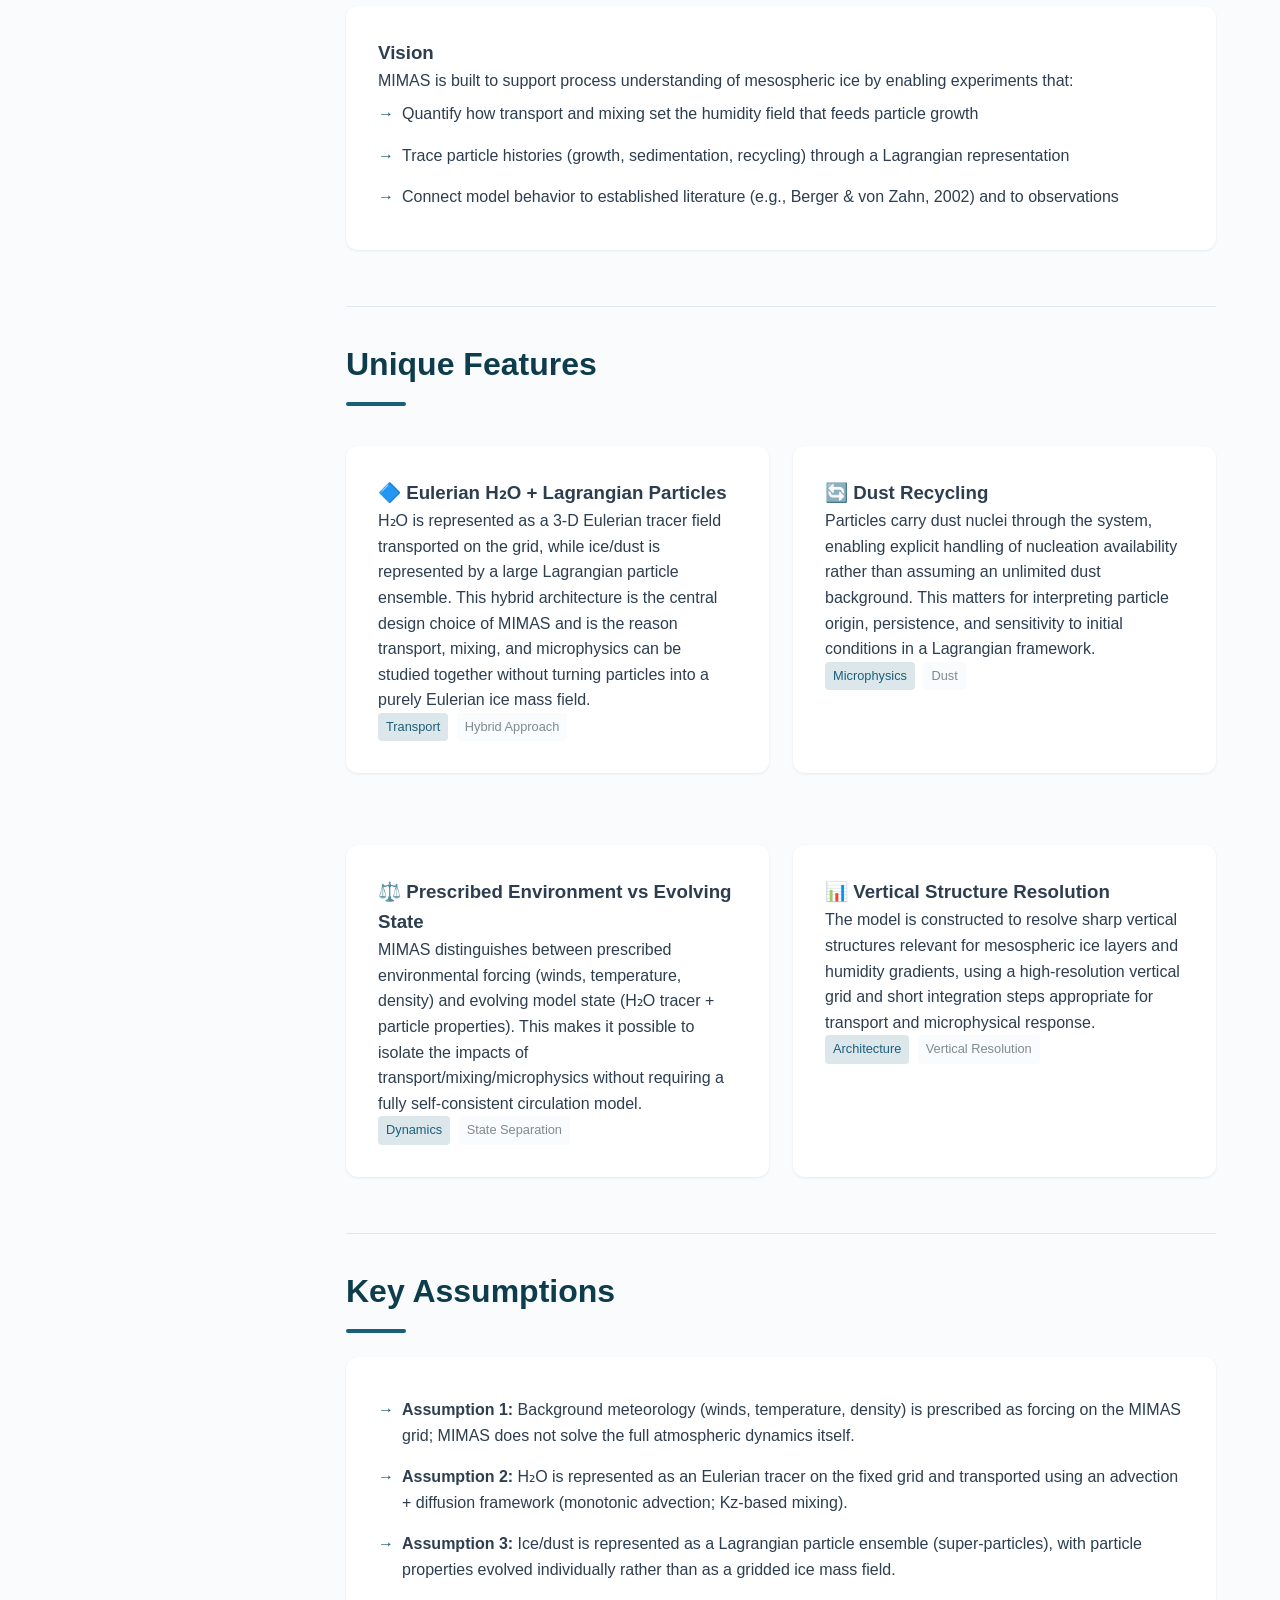
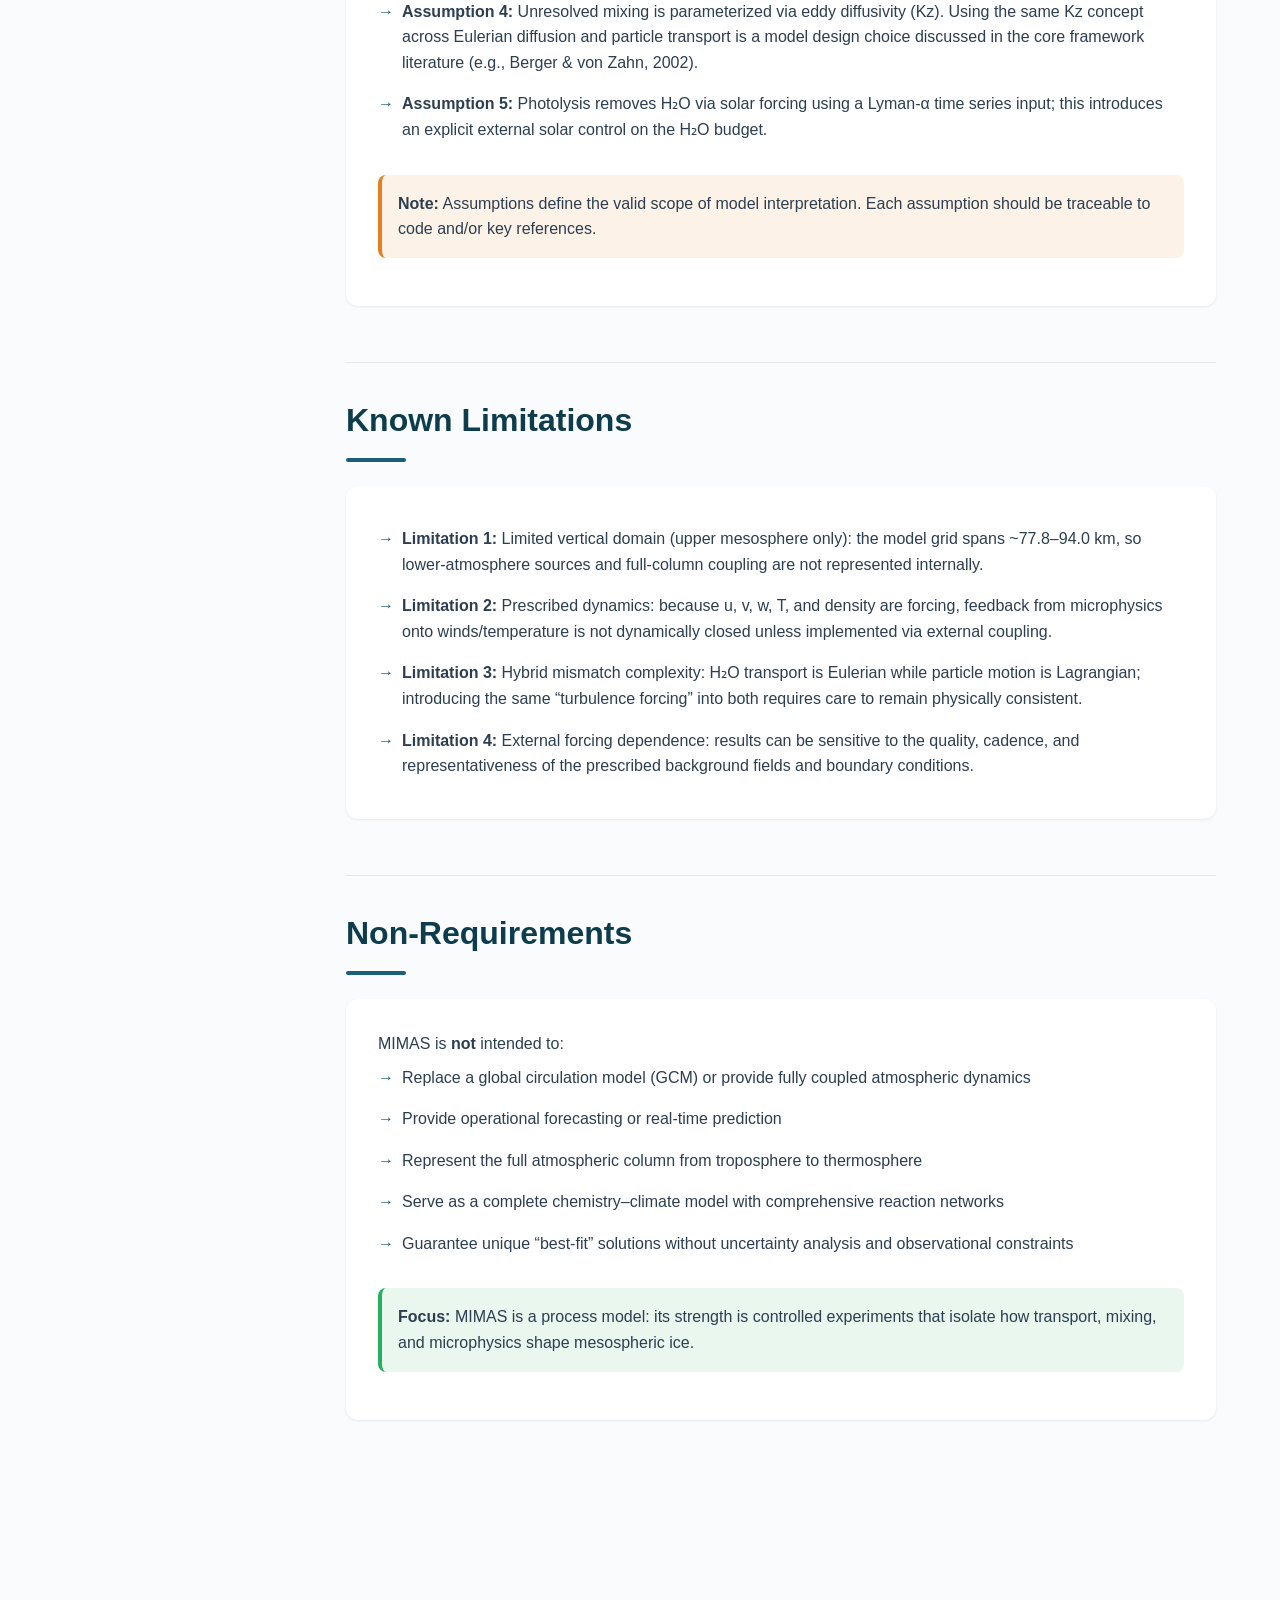
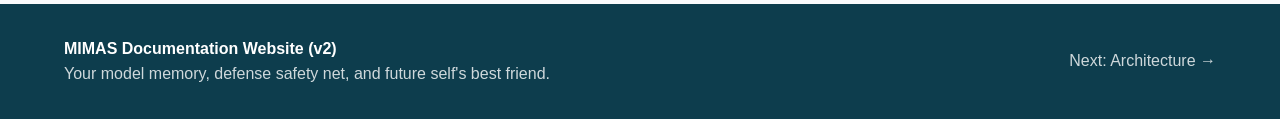
<file: overview.html>
<!DOCTYPE html>
<html lang="en">
<head>
    <meta charset="UTF-8">
    <meta name="viewport" content="width=device-width, initial-scale=1.0">
    <title>Model Overview - MIMAS Documentation</title>
    <link rel="stylesheet" href="styles.css">
</head>
<body>
    <a href="#main-content" class="skip-link">Skip to main content</a>
    
    <header class="header">
        <div class="container">
            <div class="header-content">
                <a href="index.html" class="logo">
                    <div class="logo-icon">M</div>
                    <span class="logo-text">MIMAS</span>
                </a>
                
                <button class="mobile-menu-btn" aria-label="Toggle menu">
                    <span></span>
                    <span></span>
                    <span></span>
                </button>
                
                <nav class="nav-main" id="main-nav">
                    <a href="index.html" class="nav-link">Home</a>
                    <a href="overview.html" class="nav-link active">Overview</a>
                    <a href="architecture.html" class="nav-link">Architecture</a>
                    <a href="flow.html" class="nav-link">Model Flow</a>
                    <a href="modules.html" class="nav-link">Physics Modules</a>
                    <a href="code-reference.html" class="nav-link">Code Reference</a>
                    <a href="experiments.html" class="nav-link">Experiments</a>
                    <a href="institute.html" class="nav-link">Institute</a>
                    <a href="publications.html" class="nav-link">Publications</a>
                </nav>
            </div>
        </div>
    </header>
    
    <main id="main-content">
        <section class="hero" style="background: linear-gradient(135deg, #0d3d4d 0%, #1a5f7a 100%);">
            <div class="container">
                <h1>Model Overview</h1>
                <p class="hero-description">
                    Conceptual understanding of MIMAS: what it simulates, why it exists, and what makes it unique.
                </p>
            </div>
        </section>
        
        <section class="main-content">
            <div class="container">
                <div class="sidebar-layout">
                    <aside class="sidebar-nav">
                        <div class="sidebar-title">Contents</div>
                        <a href="#what-is-mimas" class="sidebar-link active">What is MIMAS?</a>
                        <a href="#purpose" class="sidebar-link">Purpose & Vision</a>
                        <a href="#unique-features" class="sidebar-link">Unique Features</a>
                        <a href="#key-assumptions" class="sidebar-link">Key Assumptions</a>
                        <a href="#limitations" class="sidebar-link">Known Limitations</a>
                        <a href="#non-requirements" class="sidebar-link">Non-Requirements</a>
                    </aside>
                    
                    <div class="main-column">
                        <section id="what-is-mimas" class="content-section">
                            <h2 class="section-title">What is MIMAS?</h2>
                            
                            <div class="alert alert-info">
                                <strong>One-sentence description:</strong> MIMAS is a 3-D mesospheric ice / particle–environment model that simulates water vapour transport and the evolution of ice particles using an Eulerian grid for H₂O and a Lagrangian ensemble for particles.
                            </div>
                            
                            <div class="content-box">
                                <h3>Model Purpose</h3>
                                <p>
                                    MIMAS is a scientific model designed to represent the coupled system of
                                    (1) the mesospheric background environment (winds, temperature, density),
                                    (2) the Eulerian water vapour field, and
                                    (3) a Lagrangian population of particles that can carry dust and grow/sublimate ice.
                                    It provides a framework for understanding and testing how transport, mixing (Kz), and microphysics shape mesospheric ice layers and observable cloud properties.
                                </p>
                                
                                <p style="margin-top: var(--spacing-md);">
                                    Typical scientific uses include:
                                </p>
                                <ul class="content-list">
                                    <li>Sensitivity studies of NLC/PMC ice layers to eddy diffusion (Kz) and transport</li>
                                    <li>Testing the role of vertical wind and mixing on layer formation and persistence</li>
                                    <li>Linking water vapour variability to particle growth/sublimation in a coupled framework</li>
                                    <li>Interpreting observations by comparing simulated layer structure and variability</li>
                                </ul>
                            </div>
                        </section>
                        
                        <section id="purpose" class="content-section">
                            <h2 class="section-title">Purpose & Vision</h2>
                            
                            <div class="content-box">
                                <h3>Problem Statement</h3>
                                <p>
                                    The summer mesopause hosts extremely thin and structured ice layers whose behavior is controlled by a tight coupling between
                                    dynamics (winds and transport), sub-grid mixing (Kz), and ice microphysics. Fully coupled circulation models can struggle to isolate
                                    these mechanisms at the necessary resolution, while box models cannot represent realistic transport.
                                </p>
                                
                                <p style="margin-top: var(--spacing-md);">
                                    MIMAS is designed to bridge this gap by prescribing the background atmospheric state while explicitly simulating
                                    the evolution of water vapour and a Lagrangian particle population. This enables controlled experiments that separate
                                    forcing (environment) from response (H₂O + particles).
                                </p>
                            </div>
                            
                            <div class="content-box">
                                <h3>Vision</h3>
                                <p>MIMAS is built to support process understanding of mesospheric ice by enabling experiments that:</p>
                                <ul class="content-list">
                                    <li>Quantify how transport and mixing set the humidity field that feeds particle growth</li>
                                    <li>Trace particle histories (growth, sedimentation, recycling) through a Lagrangian representation</li>
                                    <li>Connect model behavior to established literature (e.g., Berger &amp; von Zahn, 2002) and to observations</li>
                                </ul>
                            </div>
                        </section>
                        
                        <section id="unique-features" class="content-section">
                            <h2 class="section-title">Unique Features</h2>
                            
                            <div class="grid-2">
                                <div class="content-box">
                                    <h3>🔷 Eulerian H₂O + Lagrangian Particles</h3>
                                    <p>
                                        H₂O is represented as a 3-D Eulerian tracer field transported on the grid, while ice/dust is represented by a large Lagrangian particle ensemble.
                                        This hybrid architecture is the central design choice of MIMAS and is the reason transport, mixing, and microphysics can be studied together without turning particles into a purely Eulerian ice mass field.
                                    </p>
                                    <div class="tag primary">Transport</div>
                                    <div class="tag">Hybrid Approach</div>
                                </div>
                                
                                <div class="content-box">
                                    <h3>🔄 Dust Recycling</h3>
                                    <p>
                                        Particles carry dust nuclei through the system, enabling explicit handling of nucleation availability rather than assuming an unlimited dust background.
                                        This matters for interpreting particle origin, persistence, and sensitivity to initial conditions in a Lagrangian framework.
                                    </p>
                                    <div class="tag primary">Microphysics</div>
                                    <div class="tag">Dust</div>
                                </div>
                                
                                <div class="content-box">
                                    <h3>⚖️ Prescribed Environment vs Evolving State</h3>
                                    <p>
                                        MIMAS distinguishes between prescribed environmental forcing (winds, temperature, density) and evolving model state (H₂O tracer + particle properties).
                                        This makes it possible to isolate the impacts of transport/mixing/microphysics without requiring a fully self-consistent circulation model.
                                    </p>
                                    <div class="tag primary">Dynamics</div>
                                    <div class="tag">State Separation</div>
                                </div>
                                
                                <div class="content-box">
                                    <h3>📊 Vertical Structure Resolution</h3>
                                    <p>
                                        The model is constructed to resolve sharp vertical structures relevant for mesospheric ice layers and humidity gradients,
                                        using a high-resolution vertical grid and short integration steps appropriate for transport and microphysical response.
                                    </p>
                                    <div class="tag primary">Architecture</div>
                                    <div class="tag">Vertical Resolution</div>
                                </div>
                            </div>
                        </section>
                        
                        <section id="key-assumptions" class="content-section">
                            <h2 class="section-title">Key Assumptions</h2>
                            
                            <div class="content-box">
                                <ul class="content-list">
                                    <li><strong>Assumption 1:</strong> Background meteorology (winds, temperature, density) is prescribed as forcing on the MIMAS grid; MIMAS does not solve the full atmospheric dynamics itself.</li>
                                    <li><strong>Assumption 2:</strong> H₂O is represented as an Eulerian tracer on the fixed grid and transported using an advection + diffusion framework (monotonic advection; Kz-based mixing).</li>
                                    <li><strong>Assumption 3:</strong> Ice/dust is represented as a Lagrangian particle ensemble (super-particles), with particle properties evolved individually rather than as a gridded ice mass field.</li>
                                    <li><strong>Assumption 4:</strong> Unresolved mixing is parameterized via eddy diffusivity (Kz). Using the same Kz concept across Eulerian diffusion and particle transport is a model design choice discussed in the core framework literature (e.g., Berger &amp; von Zahn, 2002).</li>
                                    <li><strong>Assumption 5:</strong> Photolysis removes H₂O via solar forcing using a Lyman-α time series input; this introduces an explicit external solar control on the H₂O budget.</li>
                                </ul>
                                
                                <div class="alert alert-warning" style="margin-top: var(--spacing-lg);">
                                    <strong>Note:</strong> Assumptions define the valid scope of model interpretation. Each assumption should be traceable to code and/or key references.
                                </div>
                            </div>
                        </section>
                        
                        <section id="limitations" class="content-section">
                            <h2 class="section-title">Known Limitations</h2>
                            
                            <div class="content-box">
                                <ul class="content-list">
                                    <li><strong>Limitation 1:</strong> Limited vertical domain (upper mesosphere only): the model grid spans ~77.8–94.0 km, so lower-atmosphere sources and full-column coupling are not represented internally.</li>
                                    <li><strong>Limitation 2:</strong> Prescribed dynamics: because u, v, w, T, and density are forcing, feedback from microphysics onto winds/temperature is not dynamically closed unless implemented via external coupling.</li>
                                    <li><strong>Limitation 3:</strong> Hybrid mismatch complexity: H₂O transport is Eulerian while particle motion is Lagrangian; introducing the same “turbulence forcing” into both requires care to remain physically consistent.</li>
                                    <li><strong>Limitation 4:</strong> External forcing dependence: results can be sensitive to the quality, cadence, and representativeness of the prescribed background fields and boundary conditions.</li>
                                </ul>
                            </div>
                        </section>
                        
                        <section id="non-requirements" class="content-section">
                            <h2 class="section-title">Non-Requirements</h2>
                            
                            <div class="content-box">
                                <p>MIMAS is <strong>not</strong> intended to:</p>
                                <ul class="content-list">
                                    <li>Replace a global circulation model (GCM) or provide fully coupled atmospheric dynamics</li>
                                    <li>Provide operational forecasting or real-time prediction</li>
                                    <li>Represent the full atmospheric column from troposphere to thermosphere</li>
                                    <li>Serve as a complete chemistry–climate model with comprehensive reaction networks</li>
                                    <li>Guarantee unique “best-fit” solutions without uncertainty analysis and observational constraints</li>
                                </ul>
                                
                                <div class="alert alert-success" style="margin-top: var(--spacing-lg);">
                                    <strong>Focus:</strong> MIMAS is a process model: its strength is controlled experiments that isolate how transport, mixing, and microphysics shape mesospheric ice.
                                </div>
                            </div>
                        </section>
                    </div>
                </div>
            </div>
        </section>
    </main>
    
    <footer class="footer">
        <div class="container">
            <div class="footer-content">
                <div>
                    <strong>MIMAS Documentation Website (v2)</strong><br>
                    <span style="opacity: 0.8;">Your model memory, defense safety net, and future self's best friend.</span>
                </div>
                <nav class="footer-links">
                    <a href="architecture.html">Next: Architecture →</a>
                </nav>
            </div>
        </div>
    </footer>
    
    <script src="script.js"></script>
</body>
</html>
</file>
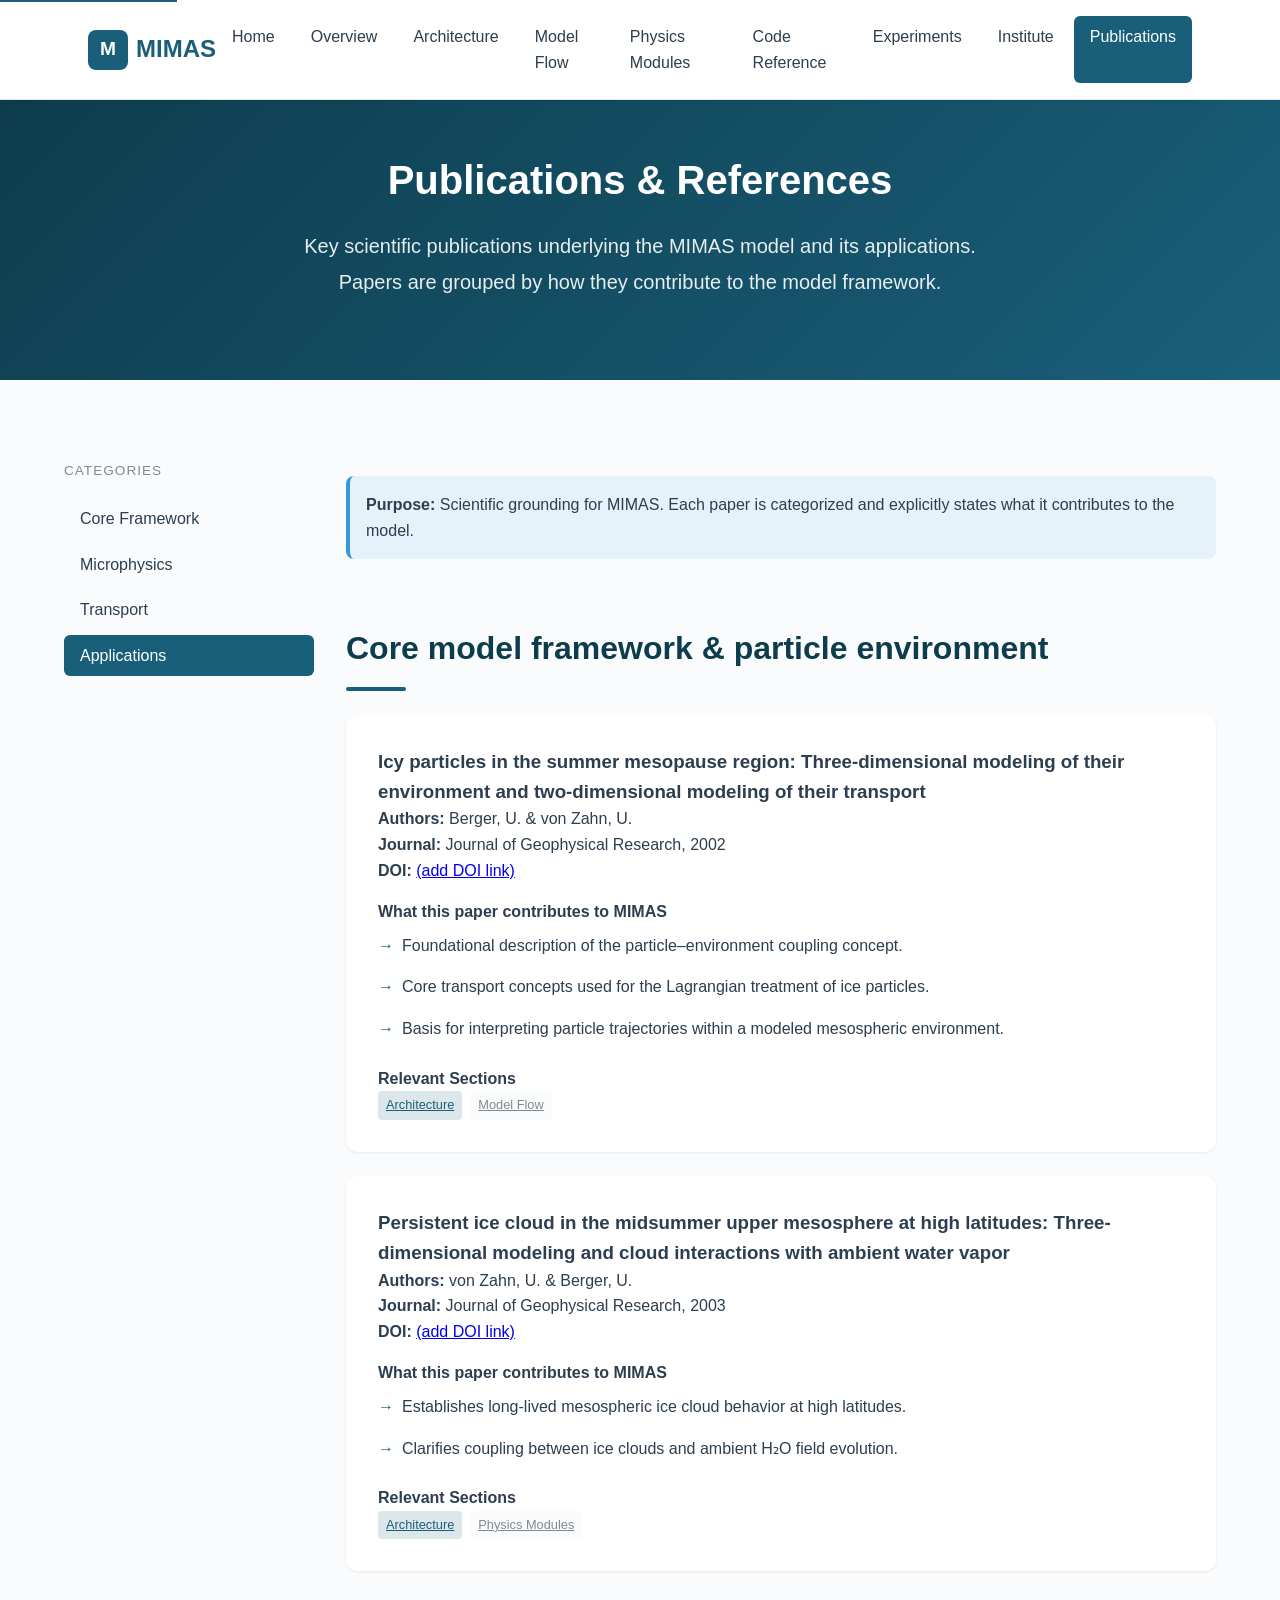
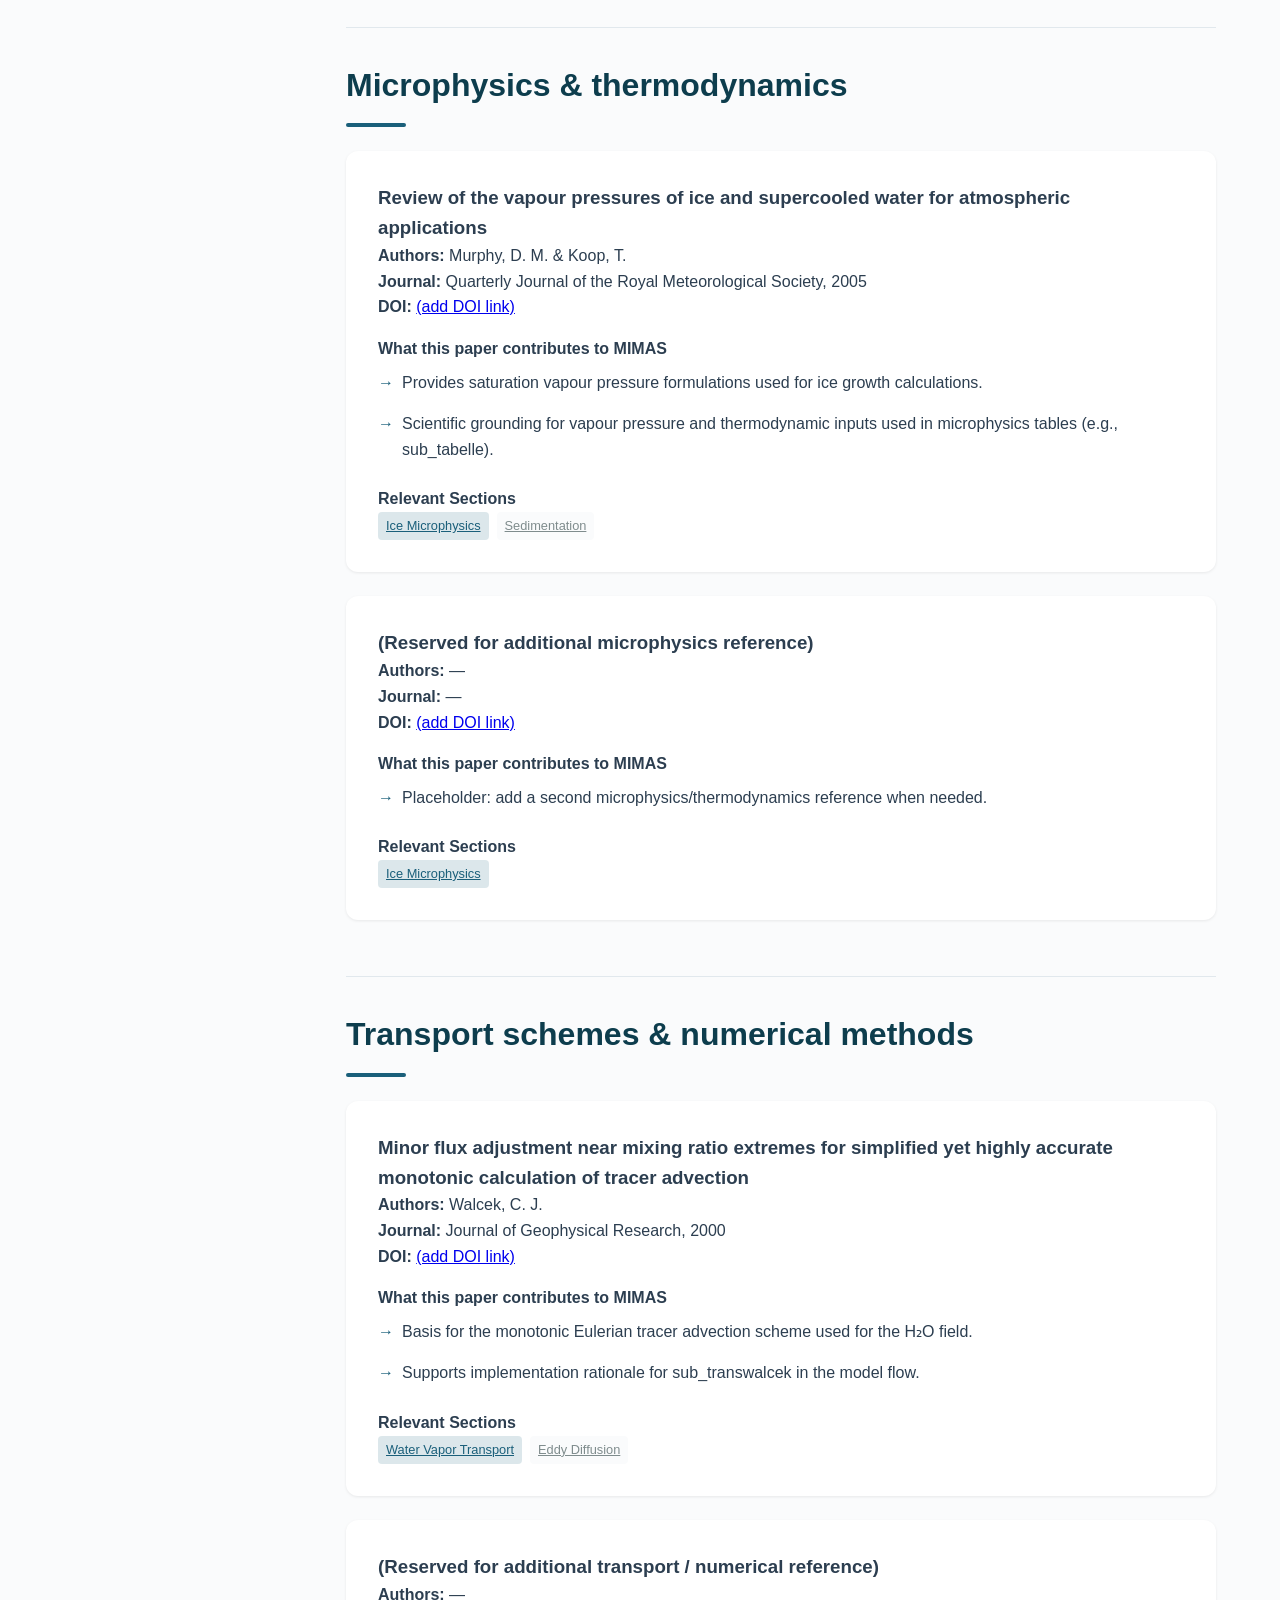
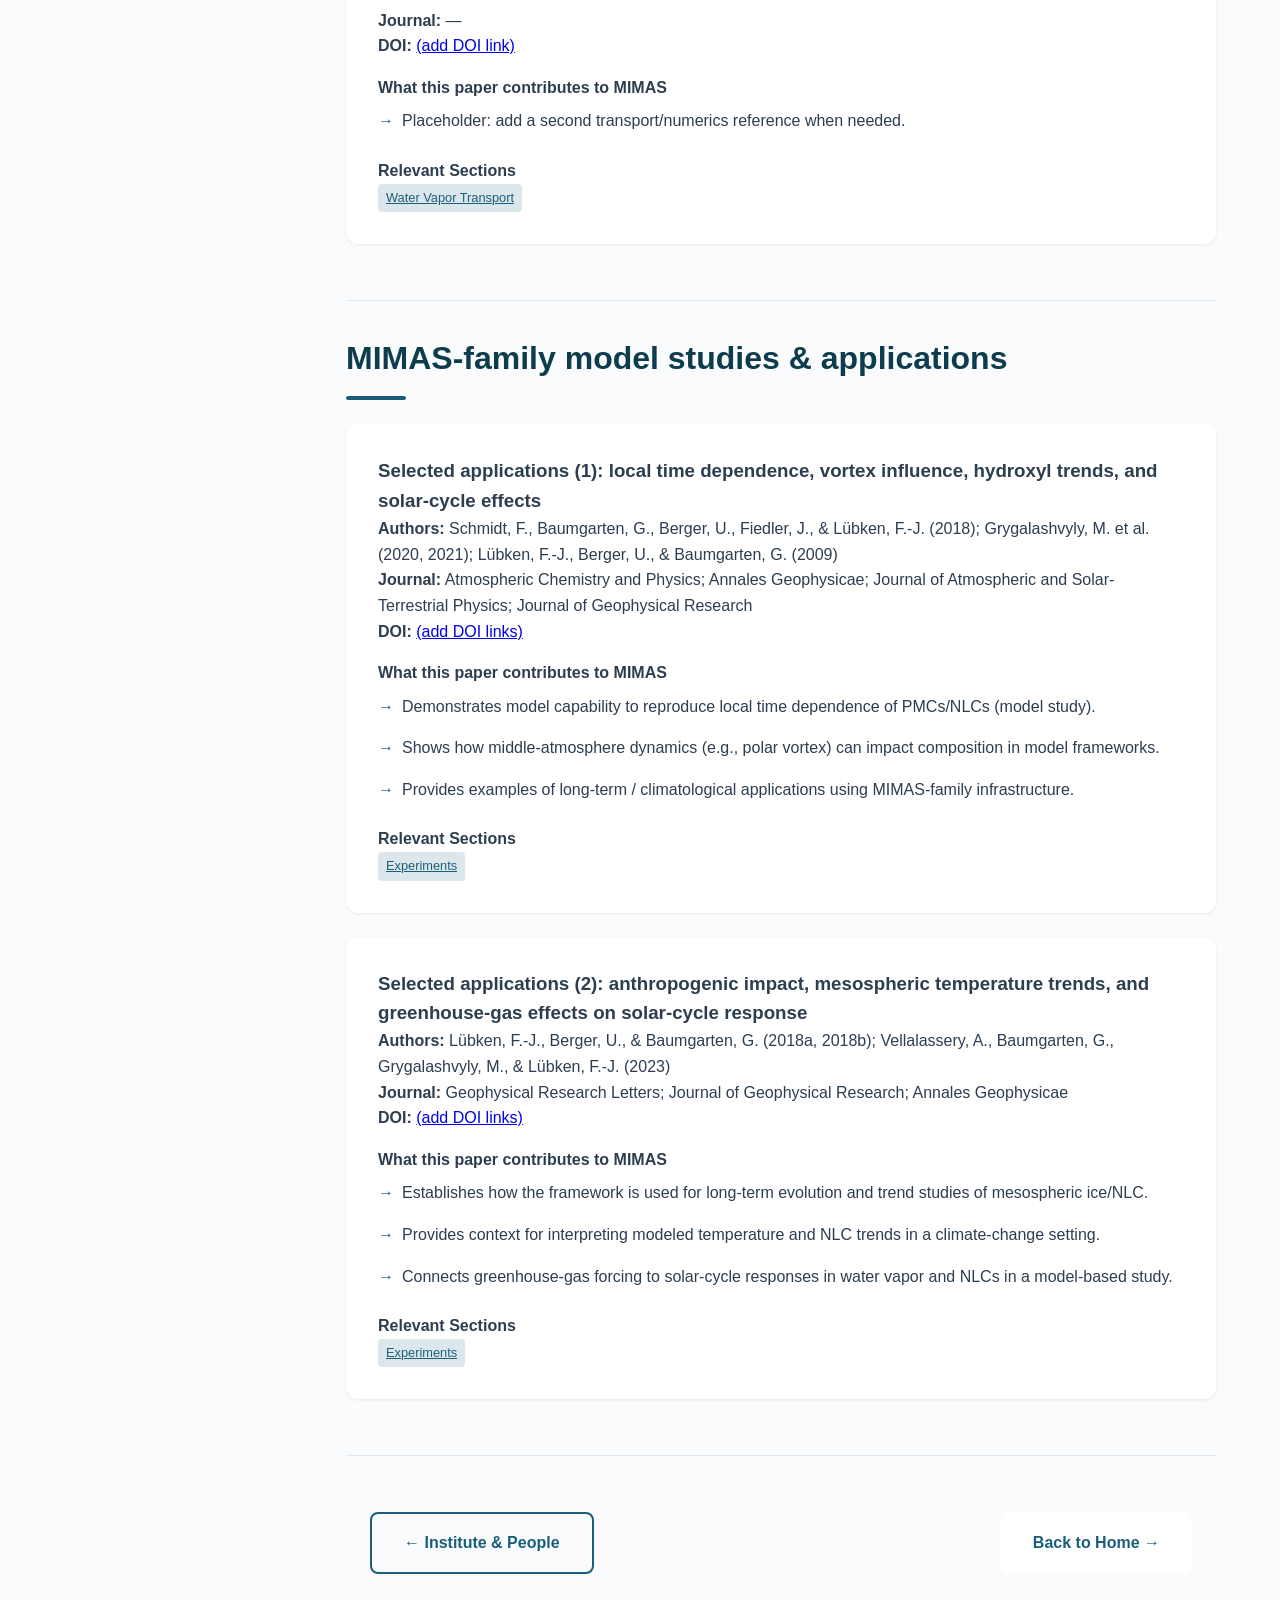
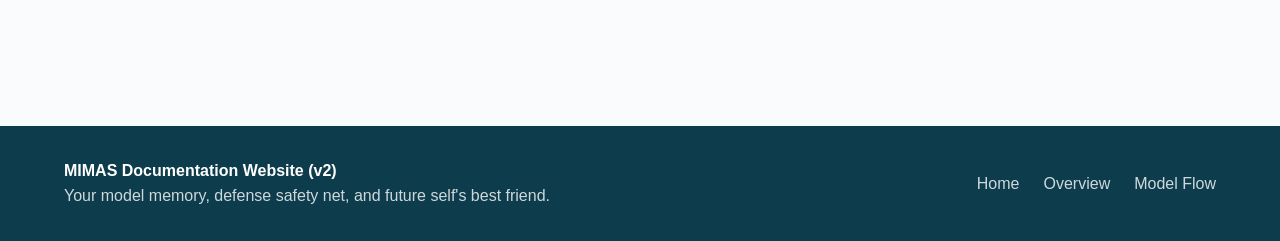
<file: publications.html>
<!DOCTYPE html>
<html lang="en">
<head>
    <meta charset="UTF-8">
    <meta name="viewport" content="width=device-width, initial-scale=1.0">
    <title>Publications - MIMAS Documentation</title>
    <link rel="stylesheet" href="styles.css">
</head>
<body>
    <a href="#main-content" class="skip-link">Skip to main content</a>
    
    <header class="header">
        <div class="container">
            <div class="header-content">
                <a href="index.html" class="logo">
                    <div class="logo-icon">M</div>
                    <span class="logo-text">MIMAS</span>
                </a>
                
                <button class="mobile-menu-btn" aria-label="Toggle menu">
                    <span></span>
                    <span></span>
                    <span></span>
                </button>
                
                <nav class="nav-main" id="main-nav">
                    <a href="index.html" class="nav-link">Home</a>
                    <a href="overview.html" class="nav-link">Overview</a>
                    <a href="architecture.html" class="nav-link">Architecture</a>
                    <a href="flow.html" class="nav-link">Model Flow</a>
                    <a href="modules.html" class="nav-link">Physics Modules</a>
                    <a href="code-reference.html" class="nav-link">Code Reference</a>
                    <a href="experiments.html" class="nav-link">Experiments</a>
                    <a href="institute.html" class="nav-link">Institute</a>
                    <a href="publications.html" class="nav-link active">Publications</a>
                </nav>
            </div>
        </div>
    </header>
    
    <main id="main-content">
        <section class="hero" style="background: linear-gradient(135deg, #0d3d4d 0%, #1a5f7a 100%);">
            <div class="container">
                <h1>Publications & References</h1>
                <p class="hero-description">
                    Key scientific publications underlying the MIMAS model and its applications. Papers are grouped by how they contribute to the model framework.
                </p>
            </div>
        </section>
        
        <section class="main-content">
            <div class="container">
                <div class="sidebar-layout">
                    <aside class="sidebar-nav">
                        <div class="sidebar-title">Categories</div>
                        <a href="#core-framework" class="sidebar-link active">Core Framework</a>
                        <a href="#microphysics-papers" class="sidebar-link">Microphysics</a>
                        <a href="#transport-papers" class="sidebar-link">Transport</a>
                        <a href="#applications" class="sidebar-link">Applications</a>
                    </aside>
                    
                    <div class="main-column">
                        <div class="alert alert-info" style="margin-bottom: var(--spacing-xl);">
                            <strong>Purpose:</strong> Scientific grounding for MIMAS. Each paper is categorized 
                            and explicitly states what it contributes to the model.
                        </div>
                        
                        <!-- Core Framework -->
                        <section id="core-framework" class="content-section">
                            <h2 class="section-title">Core model framework & particle environment</h2>
                            
                            <div class="content-box">
                                <h3>Icy particles in the summer mesopause region: Three-dimensional modeling of their environment and two-dimensional modeling of their transport</h3>
                                <p><strong>Authors:</strong> Berger, U. & von Zahn, U.</p>
                                <p><strong>Journal:</strong> Journal of Geophysical Research, 2002</p>
                                <p><strong>DOI:</strong> <a href="[DOI_URL]" target="_blank" rel="noopener">(add DOI link)</a></p>
                                
                                <h4 style="margin-top: var(--spacing-md);">What this paper contributes to MIMAS</h4>
                                <ul class="content-list">
                                    <li>Foundational description of the particle–environment coupling concept.</li>
                                    <li>Core transport concepts used for the Lagrangian treatment of ice particles.</li>
                                    <li>Basis for interpreting particle trajectories within a modeled mesospheric environment.</li>
                                </ul>
                                
                                <h4 style="margin-top: var(--spacing-md);">Relevant Sections</h4>
                                <div style="display: flex; flex-wrap: wrap; gap: var(--spacing-xs);">
                                    <a href="architecture.html" class="tag primary">Architecture</a>
                                    <a href="flow.html" class="tag">Model Flow</a>
                                </div>
                            </div>
                            
                            <div class="content-box">
                                <h3>Persistent ice cloud in the midsummer upper mesosphere at high latitudes: Three-dimensional modeling and cloud interactions with ambient water vapor</h3>
                                <p><strong>Authors:</strong> von Zahn, U. & Berger, U.</p>
                                <p><strong>Journal:</strong> Journal of Geophysical Research, 2003</p>
                                <p><strong>DOI:</strong> <a href="[DOI_URL]" target="_blank" rel="noopener">(add DOI link)</a></p>
                                
                                <h4 style="margin-top: var(--spacing-md);">What this paper contributes to MIMAS</h4>
                                <ul class="content-list">
                                    <li>Establishes long-lived mesospheric ice cloud behavior at high latitudes.</li>
                                    <li>Clarifies coupling between ice clouds and ambient H₂O field evolution.</li>
                                </ul>
                                
                                <h4 style="margin-top: var(--spacing-md);">Relevant Sections</h4>
                                <div style="display: flex; flex-wrap: wrap; gap: var(--spacing-xs);">
                                    <a href="architecture.html" class="tag primary">Architecture</a>
                                    <a href="modules.html" class="tag">Physics Modules</a>
                                </div>
                            </div>
                        </section>
                        
                        <!-- Microphysics -->
                        <section id="microphysics-papers" class="content-section">
                            <h2 class="section-title">Microphysics & thermodynamics</h2>
                            
                            <div class="content-box">
                                <h3>Review of the vapour pressures of ice and supercooled water for atmospheric applications</h3>
                                <p><strong>Authors:</strong> Murphy, D. M. & Koop, T.</p>
                                <p><strong>Journal:</strong> Quarterly Journal of the Royal Meteorological Society, 2005</p>
                                <p><strong>DOI:</strong> <a href="[DOI_URL]" target="_blank" rel="noopener">(add DOI link)</a></p>
                                
                                <h4 style="margin-top: var(--spacing-md);">What this paper contributes to MIMAS</h4>
                                <ul class="content-list">
                                    <li>Provides saturation vapour pressure formulations used for ice growth calculations.</li>
                                    <li>Scientific grounding for vapour pressure and thermodynamic inputs used in microphysics tables (e.g., sub_tabelle).</li>
                                </ul>
                                
                                <h4 style="margin-top: var(--spacing-md);">Relevant Sections</h4>
                                <div style="display: flex; flex-wrap: wrap; gap: var(--spacing-xs);">
                                    <a href="modules.html#microphysics" class="tag primary">Ice Microphysics</a>
                                    <a href="modules.html#sedimentation" class="tag">Sedimentation</a>
                                </div>
                            </div>
                            
                            <div class="content-box">
                                <h3>(Reserved for additional microphysics reference)</h3>
                                <p><strong>Authors:</strong> —</p>
                                <p><strong>Journal:</strong> —</p>
                                <p><strong>DOI:</strong> <a href="[DOI_URL]" target="_blank" rel="noopener">(add DOI link)</a></p>
                                
                                <h4 style="margin-top: var(--spacing-md);">What this paper contributes to MIMAS</h4>
                                <ul class="content-list">
                                    <li>Placeholder: add a second microphysics/thermodynamics reference when needed.</li>
                                </ul>
                                
                                <h4 style="margin-top: var(--spacing-md);">Relevant Sections</h4>
                                <div style="display: flex; flex-wrap: wrap; gap: var(--spacing-xs);">
                                    <a href="modules.html#microphysics" class="tag primary">Ice Microphysics</a>
                                </div>
                            </div>
                        </section>
                        
                        <!-- Transport -->
                        <section id="transport-papers" class="content-section">
                            <h2 class="section-title">Transport schemes & numerical methods</h2>
                            
                            <div class="content-box">
                                <h3>Minor flux adjustment near mixing ratio extremes for simplified yet highly accurate monotonic calculation of tracer advection</h3>
                                <p><strong>Authors:</strong> Walcek, C. J.</p>
                                <p><strong>Journal:</strong> Journal of Geophysical Research, 2000</p>
                                <p><strong>DOI:</strong> <a href="[DOI_URL]" target="_blank" rel="noopener">(add DOI link)</a></p>
                                
                                <h4 style="margin-top: var(--spacing-md);">What this paper contributes to MIMAS</h4>
                                <ul class="content-list">
                                    <li>Basis for the monotonic Eulerian tracer advection scheme used for the H₂O field.</li>
                                    <li>Supports implementation rationale for sub_transwalcek in the model flow.</li>
                                </ul>
                                
                                <h4 style="margin-top: var(--spacing-md);">Relevant Sections</h4>
                                <div style="display: flex; flex-wrap: wrap; gap: var(--spacing-xs);">
                                    <a href="modules.html#transport" class="tag primary">Water Vapor Transport</a>
                                    <a href="modules.html#eddy-diffusion" class="tag">Eddy Diffusion</a>
                                </div>
                            </div>
                            
                            <div class="content-box">
                                <h3>(Reserved for additional transport / numerical reference)</h3>
                                <p><strong>Authors:</strong> —</p>
                                <p><strong>Journal:</strong> —</p>
                                <p><strong>DOI:</strong> <a href="[DOI_URL]" target="_blank" rel="noopener">(add DOI link)</a></p>
                                
                                <h4 style="margin-top: var(--spacing-md);">What this paper contributes to MIMAS</h4>
                                <ul class="content-list">
                                    <li>Placeholder: add a second transport/numerics reference when needed.</li>
                                </ul>
                                
                                <h4 style="margin-top: var(--spacing-md);">Relevant Sections</h4>
                                <div style="display: flex; flex-wrap: wrap; gap: var(--spacing-xs);">
                                    <a href="modules.html#transport" class="tag primary">Water Vapor Transport</a>
                                </div>
                            </div>
                        </section>
                        
                        <!-- Applications -->
                        <section id="applications" class="content-section">
                            <h2 class="section-title">MIMAS-family model studies & applications</h2>
                            
                            <div class="content-box">
                                <h3>Selected applications (1): local time dependence, vortex influence, hydroxyl trends, and solar-cycle effects</h3>
                                <p><strong>Authors:</strong> Schmidt, F., Baumgarten, G., Berger, U., Fiedler, J., & Lübken, F.-J. (2018); Grygalashvyly, M. et al. (2020, 2021); Lübken, F.-J., Berger, U., & Baumgarten, G. (2009)</p>
                                <p><strong>Journal:</strong> Atmospheric Chemistry and Physics; Annales Geophysicae; Journal of Atmospheric and Solar-Terrestrial Physics; Journal of Geophysical Research</p>
                                <p><strong>DOI:</strong> <a href="[DOI_URL]" target="_blank" rel="noopener">(add DOI links)</a></p>
                                
                                <h4 style="margin-top: var(--spacing-md);">What this paper contributes to MIMAS</h4>
                                <ul class="content-list">
                                    <li>Demonstrates model capability to reproduce local time dependence of PMCs/NLCs (model study).</li>
                                    <li>Shows how middle-atmosphere dynamics (e.g., polar vortex) can impact composition in model frameworks.</li>
                                    <li>Provides examples of long-term / climatological applications using MIMAS-family infrastructure.</li>
                                </ul>
                                
                                <h4 style="margin-top: var(--spacing-md);">Relevant Sections</h4>
                                <div style="display: flex; flex-wrap: wrap; gap: var(--spacing-xs);">
                                    <a href="experiments.html" class="tag primary">Experiments</a>
                                </div>
                            </div>
                            
                            <div class="content-box">
                                <h3>Selected applications (2): anthropogenic impact, mesospheric temperature trends, and greenhouse-gas effects on solar-cycle response</h3>
                                <p><strong>Authors:</strong> Lübken, F.-J., Berger, U., & Baumgarten, G. (2018a, 2018b); Vellalassery, A., Baumgarten, G., Grygalashvyly, M., & Lübken, F.-J. (2023)</p>
                                <p><strong>Journal:</strong> Geophysical Research Letters; Journal of Geophysical Research; Annales Geophysicae</p>
                                <p><strong>DOI:</strong> <a href="[DOI_URL]" target="_blank" rel="noopener">(add DOI links)</a></p>
                                
                                <h4 style="margin-top: var(--spacing-md);">What this paper contributes to MIMAS</h4>
                                <ul class="content-list">
                                    <li>Establishes how the framework is used for long-term evolution and trend studies of mesospheric ice/NLC.</li>
                                    <li>Provides context for interpreting modeled temperature and NLC trends in a climate-change setting.</li>
                                    <li>Connects greenhouse-gas forcing to solar-cycle responses in water vapor and NLCs in a model-based study.</li>
                                </ul>
                                
                                <h4 style="margin-top: var(--spacing-md);">Relevant Sections</h4>
                                <div style="display: flex; flex-wrap: wrap; gap: var(--spacing-xs);">
                                    <a href="experiments.html" class="tag primary">Experiments</a>
                                </div>
                            </div>
                        </section>
                        
                        <!-- Navigation -->
                        <div style="display: flex; justify-content: space-between; margin-top: var(--spacing-xl); padding: var(--spacing-lg); background: var(--bg-color); border-radius: 8px;">
                            <a href="institute.html" class="btn btn-outline">← Institute & People</a>
                            <a href="index.html" class="btn btn-primary">Back to Home →</a>
                        </div>
                    </div>
                </div>
            </div>
        </section>
    </main>
    
    <footer class="footer">
        <div class="container">
            <div class="footer-content">
                <div>
                    <strong>MIMAS Documentation Website (v2)</strong><br>
                    <span style="opacity: 0.8;">Your model memory, defense safety net, and future self's best friend.</span>
                </div>
                <nav class="footer-links">
                    <a href="index.html">Home</a>
                    <a href="overview.html">Overview</a>
                    <a href="flow.html">Model Flow</a>
                </nav>
            </div>
        </div>
    </footer>
    
    <script src="script.js"></script>
</body>
</html>
</file>
<file: styles.css>
/* MIMAS Documentation Website - Styles */

/* CSS Reset and Base */
*, *::before, *::after {
    box-sizing: border-box;
    margin: 0;
    padding: 0;
}

:root {
    /* Color Palette - Scientist-friendly, accessible */
    --primary-color: #1a5f7a;
    --primary-dark: #0d3d4d;
    --primary-light: #2980b9;
    --secondary-color: #27ae60;
    --accent-color: #e67e22;
    --text-color: #2c3e50;
    --text-light: #7f8c8d;
    --bg-color: #fafbfc;
    --bg-card: #ffffff;
    --border-color: #e1e8ed;
    --code-bg: #f8f9fa;
    
    /* Layer Colors */
    --layer-what-color: #3498db;
    --layer-code-color: #9b59b6;
    --layer-science-color: #27ae60;
    
    /* Typography */
    --font-primary: -apple-system, BlinkMacSystemFont, 'Segoe UI', Roboto, Oxygen, Ubuntu, sans-serif;
    --font-mono: 'SF Mono', 'Fira Code', Consolas, monospace;
    
    /* Spacing */
    --spacing-xs: 0.25rem;
    --spacing-sm: 0.5rem;
    --spacing-md: 1rem;
    --spacing-lg: 1.5rem;
    --spacing-xl: 2rem;
    --spacing-xxl: 3rem;
    
    /* Shadows */
    --shadow-sm: 0 1px 3px rgba(0,0,0,0.08);
    --shadow-md: 0 4px 6px rgba(0,0,0,0.1);
    --shadow-lg: 0 10px 25px rgba(0,0,0,0.1);
    
    /* Transitions */
    --transition-fast: 0.15s ease;
    --transition-normal: 0.3s ease;
}

html {
    font-size: 16px;
    scroll-behavior: smooth;
}

body {
    font-family: var(--font-primary);
    line-height: 1.6;
    color: var(--text-color);
    background-color: var(--bg-color);
}

/* Layout */
.container {
    max-width: 1200px;
    margin: 0 auto;
    padding: 0 var(--spacing-lg);
}

.grid-2 {
    display: grid;
    grid-template-columns: repeat(auto-fit, minmax(300px, 1fr));
    gap: var(--spacing-lg);
}

.grid-3 {
    display: grid;
    grid-template-columns: repeat(auto-fit, minmax(280px, 1fr));
    gap: var(--spacing-lg);
}

/* Header */
.header {
    background: var(--bg-card);
    border-bottom: 1px solid var(--border-color);
    position: sticky;
    top: 0;
    z-index: 100;
    box-shadow: var(--shadow-sm);
}

.header-content {
    display: flex;
    align-items: center;
    justify-content: space-between;
    padding: var(--spacing-md) var(--spacing-lg);
}

.logo {
    display: flex;
    align-items: center;
    gap: var(--spacing-sm);
    text-decoration: none;
    color: var(--primary-color);
}

.logo-icon {
    width: 40px;
    height: 40px;
    background: var(--primary-color);
    border-radius: 8px;
    display: flex;
    align-items: center;
    justify-content: center;
    color: white;
    font-weight: bold;
    font-size: 1.2rem;
}

.logo-text {
    font-size: 1.5rem;
    font-weight: 600;
}

.nav-main {
    display: flex;
    gap: var(--spacing-xs);
}

.nav-link {
    padding: var(--spacing-sm) var(--spacing-md);
    text-decoration: none;
    color: var(--text-color);
    border-radius: 6px;
    transition: all var(--transition-fast);
    font-weight: 500;
}

.nav-link:hover {
    background: var(--bg-color);
    color: var(--primary-color);
}

.nav-link.active {
    background: var(--primary-color);
    color: white;
}

/* Mobile Navigation */
.mobile-menu-btn {
    display: none;
    background: none;
    border: none;
    padding: var(--spacing-sm);
    cursor: pointer;
}

.mobile-menu-btn span {
    display: block;
    width: 24px;
    height: 2px;
    background: var(--text-color);
    margin: 5px 0;
    transition: var(--transition-fast);
}

/* Hero Section */
.hero {
    background: linear-gradient(135deg, var(--primary-dark) 0%, var(--primary-color) 100%);
    color: white;
    padding: var(--spacing-xxl) 0;
    text-align: center;
}

.hero h1 {
    font-size: 2.5rem;
    margin-bottom: var(--spacing-md);
    font-weight: 700;
}

.hero-description {
    font-size: 1.25rem;
    opacity: 0.9;
    max-width: 700px;
    margin: 0 auto var(--spacing-xl);
    line-height: 1.8;
}

.hero-buttons {
    display: flex;
    gap: var(--spacing-md);
    justify-content: center;
    flex-wrap: wrap;
}

/* Buttons */
.btn {
    display: inline-flex;
    align-items: center;
    gap: var(--spacing-sm);
    padding: var(--spacing-md) var(--spacing-xl);
    border-radius: 8px;
    font-weight: 600;
    text-decoration: none;
    transition: all var(--transition-fast);
    cursor: pointer;
    border: none;
    font-size: 1rem;
}

.btn-primary {
    background: white;
    color: var(--primary-color);
}

.btn-primary:hover {
    transform: translateY(-2px);
    box-shadow: var(--shadow-lg);
}

.btn-secondary {
    background: transparent;
    color: white;
    border: 2px solid rgba(255,255,255,0.5);
}

.btn-secondary:hover {
    background: rgba(255,255,255,0.1);
    border-color: white;
}

.btn-outline {
    background: transparent;
    color: var(--primary-color);
    border: 2px solid var(--primary-color);
}

.btn-outline:hover {
    background: var(--primary-color);
    color: white;
}

/* Main Content */
.main-content {
    padding: var(--spacing-xxl) 0;
}

/* Cards */
.card {
    background: var(--bg-card);
    border-radius: 12px;
    padding: var(--spacing-xl);
    box-shadow: var(--shadow-sm);
    border: 1px solid var(--border-color);
    transition: all var(--transition-normal);
}

.card:hover {
    transform: translateY(-4px);
    box-shadow: var(--shadow-md);
}

.card-icon {
    width: 48px;
    height: 48px;
    background: var(--primary-color);
    border-radius: 10px;
    display: flex;
    align-items: center;
    justify-content: center;
    margin-bottom: var(--spacing-md);
    font-size: 1.5rem;
}

.card h3 {
    font-size: 1.25rem;
    margin-bottom: var(--spacing-sm);
    color: var(--primary-dark);
}

.card p {
    color: var(--text-light);
    font-size: 0.95rem;
}

/* Section Titles */
.section-title {
    font-size: 2rem;
    color: var(--primary-dark);
    margin-bottom: var(--spacing-md);
    position: relative;
    padding-bottom: var(--spacing-md);
}

.section-title::after {
    content: '';
    position: absolute;
    bottom: 0;
    left: 0;
    width: 60px;
    height: 4px;
    background: var(--primary-color);
    border-radius: 2px;
}

.section-subtitle {
    font-size: 1.5rem;
    color: var(--primary-color);
    margin: var(--spacing-xl) 0 var(--spacing-md);
}

/* Content Sections */
.content-section {
    padding: var(--spacing-xl) 0;
    border-bottom: 1px solid var(--border-color);
}

.content-section:last-child {
    border-bottom: none;
}

.content-box {
    background: var(--bg-card);
    border-radius: 12px;
    padding: var(--spacing-xl);
    margin: var(--spacing-lg) 0;
    box-shadow: var(--shadow-sm);
}

.content-list {
    list-style: none;
    padding: 0;
}

.content-list li {
    padding: var(--spacing-sm) 0;
    padding-left: var(--spacing-lg);
    position: relative;
}

.content-list li::before {
    content: '→';
    position: absolute;
    left: 0;
    color: var(--primary-color);
    font-weight: bold;
}

/* Layer Indicators */
.layer-badge {
    display: inline-flex;
    align-items: center;
    gap: var(--spacing-xs);
    padding: var(--spacing-xs) var(--spacing-sm);
    border-radius: 4px;
    font-size: 0.75rem;
    font-weight: 600;
    text-transform: uppercase;
    letter-spacing: 0.5px;
}

.layer-what {
    background: rgba(52, 152, 219, 0.15);
    color: var(--layer-what-color);
}

.layer-code {
    background: rgba(155, 89, 182, 0.15);
    color: var(--layer-code-color);
}

.layer-science {
    background: rgba(39, 174, 96, 0.15);
    color: var(--layer-science-color);
}

/* Flow Step */
.flow-step {
    background: var(--bg-card);
    border-radius: 12px;
    padding: var(--spacing-xl);
    margin: var(--spacing-lg) 0;
    border-left: 4px solid var(--primary-color);
}

.flow-step-number {
    display: inline-block;
    background: var(--primary-color);
    color: white;
    width: 32px;
    height: 32px;
    border-radius: 50%;
    text-align: center;
    line-height: 32px;
    font-weight: bold;
    margin-right: var(--spacing-sm);
}

.flow-step-title {
    font-size: 1.25rem;
    color: var(--primary-dark);
    margin-bottom: var(--spacing-md);
}

.flow-layers {
    display: grid;
    gap: var(--spacing-md);
    margin-top: var(--spacing-md);
}

.flow-layer {
    padding: var(--spacing-md);
    border-radius: 8px;
}

.flow-layer.what {
    background: rgba(52, 152, 219, 0.1);
    border-left: 3px solid var(--layer-what-color);
}

.flow-layer.code {
    background: rgba(155, 89, 182, 0.1);
    border-left: 3px solid var(--layer-code-color);
}

.flow-layer.science {
    background: rgba(39, 174, 96, 0.1);
    border-left: 3px solid var(--layer-science-color);
}

.flow-layer h4 {
    font-size: 0.85rem;
    text-transform: uppercase;
    letter-spacing: 0.5px;
    margin-bottom: var(--spacing-sm);
}

/* Code Block */
.code-block {
    background: var(--code-bg);
    border-radius: 8px;
    font-family: var(--font-mono);
    font-size: 0.9rem;
    max-height: 24rem;
    overflow: auto;
    border: 1px solid var(--border-color);
}

.code-block code {
    display: block;
    white-space: pre;
    line-height: 1.45;
    tab-size: 4;
    color: var(--text-color);
    padding: var(--spacing-md);
    min-width: max-content;
}

/* Footer */
.footer {
    background: var(--primary-dark);
    color: white;
    padding: var(--spacing-xl) 0;
    margin-top: var(--spacing-xxl);
}

.footer-content {
    display: flex;
    justify-content: space-between;
    align-items: center;
    flex-wrap: wrap;
    gap: var(--spacing-md);
}

.footer-links {
    display: flex;
    gap: var(--spacing-lg);
}

.footer-links a {
    color: rgba(255,255,255,0.8);
    text-decoration: none;
    transition: color var(--transition-fast);
}

.footer-links a:hover {
    color: white;
}

/* Sidebar */
.sidebar-layout {
    display: grid;
    grid-template-columns: 250px 1fr;
    gap: var(--spacing-xl);
    padding: var(--spacing-xl) 0;
}

.sidebar-nav {
    position: sticky;
    top: 80px;
    max-height: calc(100vh - 100px);
    overflow-y: auto;
}

.sidebar-title {
    font-size: 0.85rem;
    text-transform: uppercase;
    letter-spacing: 1px;
    color: var(--text-light);
    margin-bottom: var(--spacing-md);
}

.sidebar-link {
    display: block;
    padding: var(--spacing-sm) var(--spacing-md);
    color: var(--text-color);
    text-decoration: none;
    border-radius: 6px;
    transition: all var(--transition-fast);
    margin-bottom: var(--spacing-xs);
}

.sidebar-link:hover {
    background: var(--bg-color);
    color: var(--primary-color);
}

.sidebar-link.active {
    background: var(--primary-color);
    color: white;
}

/* Search */
.search-container {
    position: relative;
    max-width: 400px;
    margin: var(--spacing-lg) 0;
}

.search-input {
    width: 100%;
    padding: var(--spacing-md) var(--spacing-lg);
    padding-left: 48px;
    border: 2px solid var(--border-color);
    border-radius: 8px;
    font-size: 1rem;
    transition: border-color var(--transition-fast);
}

.search-input:focus {
    outline: none;
    border-color: var(--primary-color);
}

.search-icon {
    position: absolute;
    left: var(--spacing-md);
    top: 50%;
    transform: translateY(-50%);
    color: var(--text-light);
}

/* Module Cards */
.module-card {
    background: var(--bg-card);
    border-radius: 12px;
    padding: var(--spacing-lg);
    border: 1px solid var(--border-color);
    transition: all var(--transition-normal);
}

.module-card:hover {
    border-color: var(--primary-color);
    box-shadow: var(--shadow-md);
}

.module-card h4 {
    color: var(--primary-dark);
    margin-bottom: var(--spacing-sm);
}

.module-meta {
    display: flex;
    gap: var(--spacing-md);
    margin-top: var(--spacing-md);
    font-size: 0.85rem;
    color: var(--text-light);
}

/* Tables */
.data-table {
    width: 100%;
    border-collapse: collapse;
    margin: var(--spacing-md) 0;
}

.data-table th,
.data-table td {
    padding: var(--spacing-md);
    text-align: left;
    border-bottom: 1px solid var(--border-color);
}

.data-table th {
    background: var(--bg-color);
    font-weight: 600;
    color: var(--primary-dark);
}

.data-table tr:hover {
    background: var(--bg-color);
}

/* Tags */
.tag {
    display: inline-block;
    padding: var(--spacing-xs) var(--spacing-sm);
    background: var(--bg-color);
    border-radius: 4px;
    font-size: 0.8rem;
    color: var(--text-light);
    margin-right: var(--spacing-xs);
}

.tag.primary {
    background: rgba(26, 95, 122, 0.15);
    color: var(--primary-color);
}

/* Alert Boxes */
.alert {
    padding: var(--spacing-md);
    border-radius: 8px;
    margin: var(--spacing-md) 0;
}

.alert-info {
    background: rgba(52, 152, 219, 0.1);
    border-left: 4px solid var(--layer-what-color);
}

.alert-success {
    background: rgba(39, 174, 96, 0.1);
    border-left: 4px solid var(--layer-science-color);
}

.alert-warning {
    background: rgba(230, 126, 34, 0.1);
    border-left: 4px solid var(--accent-color);
}

/* Accordion */
.accordion-item {
    border: 1px solid var(--border-color);
    border-radius: 8px;
    margin: var(--spacing-sm) 0;
}

.accordion-header {
    padding: var(--spacing-md);
    cursor: pointer;
    display: flex;
    justify-content: space-between;
    align-items: center;
    background: var(--bg-card);
    border-radius: 8px;
    transition: background var(--transition-fast);
}

.accordion-header:hover {
    background: var(--bg-color);
}

.accordion-content {
    padding: 0 var(--spacing-md);
    max-height: 0;
    overflow: hidden;
    transition: all var(--transition-normal);
}

.accordion-content.active {
    padding: var(--spacing-md);
    max-height: 1000px;
}

/* Responsive Design */
@media (max-width: 768px) {
    .header-content {
        flex-wrap: wrap;
    }
    
    .mobile-menu-btn {
        display: block;
    }
    
    .nav-main {
        display: none;
        width: 100%;
        flex-direction: column;
        padding: var(--spacing-md);
    }
    
    .nav-main.active {
        display: flex;
    }
    
    .hero h1 {
        font-size: 2rem;
    }
    
    .hero-description {
        font-size: 1.1rem;
    }
    
    .sidebar-layout {
        grid-template-columns: 1fr;
    }
    
    .sidebar-nav {
        position: static;
        max-height: none;
        display: flex;
        flex-wrap: wrap;
        gap: var(--spacing-sm);
        padding: var(--spacing-md);
        background: var(--bg-color);
        border-radius: 8px;
    }
    
    .footer-content {
        flex-direction: column;
        text-align: center;
    }
    
    .grid-2,
    .grid-3 {
        grid-template-columns: 1fr;
    }

    .code-block {
        max-height: 18rem;
    }
}

/* Print Styles */
@media print {
    .header,
    .footer,
    .sidebar-nav {
        display: none;
    }
    
    .hero {
        background: none;
        color: var(--text-color);
        padding: var(--spacing-xl) 0;
    }
    
    .hero h1 {
        color: var(--text-color);
    }
}

/* Smooth Animations */
@keyframes fadeIn {
    from {
        opacity: 0;
        transform: translateY(10px);
    }
    to {
        opacity: 1;
        transform: translateY(0);
    }
}

.animate-fade-in {
    animation: fadeIn 0.5s ease forwards;
}

/* Focus States for Accessibility */
a:focus,
button:focus,
input:focus {
    outline: 2px solid var(--primary-color);
    outline-offset: 2px;
}

/* Skip Link */
.skip-link {
    position: absolute;
    top: -40px;
    left: 0;
    background: var(--primary-color);
    color: white;
    padding: var(--spacing-sm) var(--spacing-md);
    z-index: 1000;
    transition: top var(--transition-fast);
}

.skip-link:focus {
    top: 0;
}
</file>
